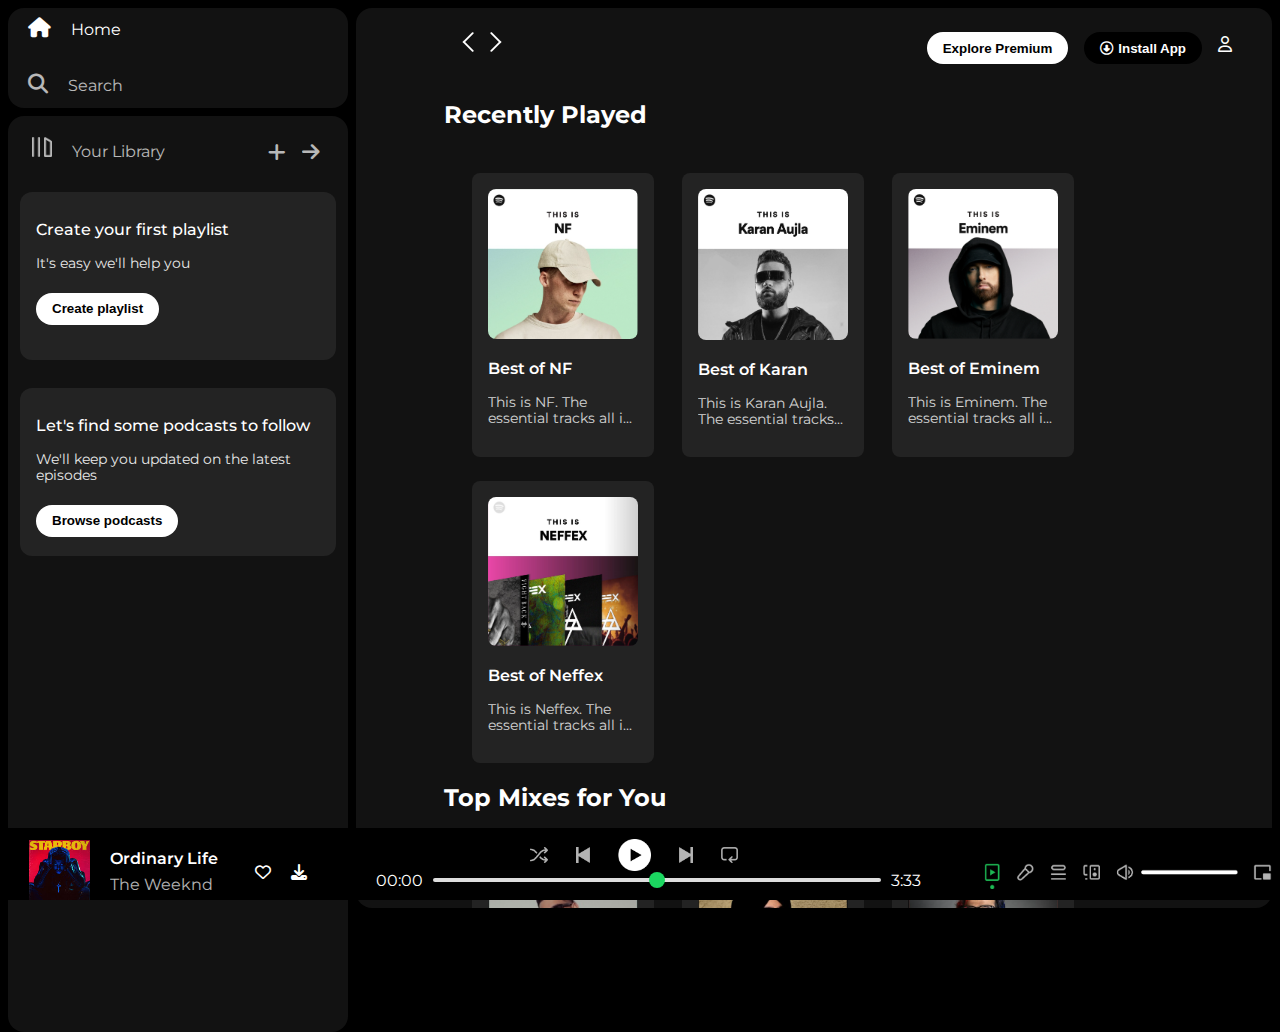
<file: index.html>
<!DOCTYPE html>
<html lang="en">
<head>
    <meta charset="UTF-8">
    <meta name="viewport" content="width=device-width, initial-scale=1.0">
    <title>Spotify - Web Player: Music for everyone</title>
    <link rel="stylesheet" href="https://cdnjs.cloudflare.com/ajax/libs/font-awesome/6.7.2/css/all.min.css" integrity="sha512-Evv84Mr4kqVGRNSgIGL/F/aIDqQb7xQ2vcrdIwxfjThSH8CSR7PBEakCr51Ck+w+/U6swU2Im1vVX0SVk9ABhg==" crossorigin="anonymous" referrerpolicy="no-referrer" />
    <link rel="icon" href="./pictures/logo.png">
    <link rel="preconnect" href="https://fonts.googleapis.com">
    <link rel="preconnect" href="https://fonts.gstatic.com" crossorigin>
    <link href="https://fonts.googleapis.com/css2?family=Montserrat:ital,wght@0,100..900;1,100..900&display=swap" rel="stylesheet">
    <link rel="stylesheet" href="style.css">
</head>
<body>
    <div class="main">
        <div class="sidebar">
            <div class="nav">
                <div class="nav-option one" style="opacity: 1;">
                    <i class="fa-solid fa-house"></i>
                    <a href="#">Home</a>
                </div>
                <div class="nav-option one">
                    <i class="fa-solid fa-magnifying-glass"></i>
                    <a href="#">Search</a>
                </div>
            </div>
            <div class="library">
                <div class="options">
                    <div class="lib-options nav-option">
                            <img src="./pictures/library_icon.png">
                            <a href="#">Your Library</a>
                    </div>
                    <div class="icons">
                        <i class="fa-solid fa-plus"></i>
                        <i class="fa-solid fa-arrow-right"></i>
                    </div>
                </div>
                <div class="lib-box">
                    <div class="box">
                        <p class="box-p1">Create your first playlist</p>
                        <p class="box-p2">It's easy we'll help you</p>
                        <button class="badge">Create playlist</button>
                    </div>
                    <div class="box">
                        <p class="box-p1">Let's find some podcasts to follow</p>
                        <p class="box-p2">We'll keep you updated on the latest episodes</p>
                        <button class="badge">Browse podcasts</button>
                    </div>
                </div>
            </div>
        </div>
        <div class="main-content">
            <div class="sticky-nav">
                <div class="stick-nav-icons">
                    <img src="./pictures/backward_icon.png" alt="">
                    <img src="./pictures/forward_icon.png" alt="">
                </div>
                <div class="sticky-nav-options">
                    <button class="badge nav-item">Explore Premium</button>
                    <button class="badge nav-item dark-badge"><i class="fa-regular fa-circle-down " style="margin-right: 5px;"></i>Install App</button>
                    <i class="fa-regular fa-user nav-item"></i>
                </div>    
            </div>
                <h2>Recently Played</h2>
                <div class="card-container">
                    <div class="card">
                        <img class="card-img" src="./pictures/NF.png" alt="">
                        <p class="card-title">Best of NF</p>
                        <p class="card-info">This is NF. The essential tracks all i... </p>
                        
                    </div>
                    <div class="card">
                        <img class="card-img" src="./pictures/Karan.png" alt="">
                        <p class="card-title">Best of Karan</p>
                        <p class="card-info">This is Karan Aujla. The essential tracks...</p>
                    </div>
                    <div class="card">
                        <img class="card-img" src="./pictures/Eminem.png" alt="">
                        <p class="card-title">Best of Eminem</p>
                        <p class="card-info">This is Eminem. The essential tracks all i...</p>
                    </div>
                    <div class="card">
                        <img class="card-img" src="./pictures/Neffex.png" alt="">
                        <p class="card-title">Best of Neffex</p>
                        <p class="card-info">This is Neffex. The essential tracks all i...</p>
                    </div>
                </div>

                <h2>Top Mixes for You</h2>
                <div class="card-container">
                    <div class="card">
                        <img class="card-img" src="./pictures/Aujla.png" alt="">
                        <p class="card-title">Daily Mix 01</p>
                        <p class="card-info">Karan Aujla, Imran Khan, Amantej...</p>
                    </div>
                    <div class="card">
                        <img class="card-img" src="./pictures/Shubh.png" alt="">
                        <p class="card-title">Daily Mix 02</p>
                        <p class="card-info">Shubh, Sidhu Moose Wala, Shooter Kah...</p>
                    </div>
                    <div class="card">
                        <img class="card-img" src="./pictures/DM-3.png" alt="">
                        <p class="card-title">Daily Mix 03</p>
                        <p class="card-info">Pritam, Mohammed Irfan, Yo Yo Honey...</p>
                    </div>
                    <div class="card">
                        <img class="card-img" src="./pictures/Daily mix.png" alt="">
                        <p class="card-title">Daily Mix 04</p>
                        <p class="card-info">fallen angel, Six Dior, OURGRND and more</p>
                    </div>
                    <div class="card">
                        <img class="card-img" src="./pictures/Moody Mix.png" alt="">
                        <p class="card-title">Moody Mix</p>
                        <p class="card-info">foreveralone, Olivia Rodrigo, Mitski and...</p>
                    </div>
                    <div class="card">
                        <img class="card-img" src="./pictures/Pop Mix.png" alt="">
                        <p class="card-title">Pop Mix</p>
                        <p class="card-info">Mitski, Lana Del Ray and Ashe</p>
                    </div>
                    <div class="card">
                        <img class="card-img" src="./pictures/Olivia.png" alt="">
                        <p class="card-title">Olivia Rodrigo Mix</p>
                        <p class="card-info">Lady Gaga, Olivia Rodrigo and Weekn...</p>
                    </div>
                    <div class="card">
                        <img class="card-img" src="./pictures/Chill mix.png" alt="">
                        <p class="card-title">Chill Mix</p>
                        <p class="card-info">TommyMuzzic, Chris Brown, Weeknd...</p>
                    </div>
                    
                </div>
                <h2>Featured Charts</h2>
                <div class="card-container">
                    <div class="card">
                        <img class="card-img" src="./pictures/card5img.jpeg" alt="">
                        <p class="card-title">Top 50 - Global</p>
                        <p class="card-info">Your weekly update of the most played...</p>
                    </div>
                    <div class="card">
                        <img class="card-img" src="./pictures/card6img.jpeg" alt="">
                        <p class="card-title">Top 50 - Global</p>
                        <p class="card-info">Your weekly update of the most played...</p>
                    </div>
                    <div class="card">
                        <img class="card-img" src="./pictures/card1img.jpeg" alt="">
                        <p class="card-title">Top 50 - Global</p>
                        <p class="card-info">Your daily update of the most played...</p>
                    </div>
                </div>
                <div class="footer">
                    <div class="line"></div>
                </div>
        </div>
        <div class="music-player">
            <div class="album">
                <div class="artist">
                    <img src="./pictures/download.jpeg" alt="">
                </div>
                <div class="song-info">
                    <p class="song-name" style="opacity: 1;">Ordinary Life</p>
                    <p class="atrist-name">The Weeknd</p>
                </div>
                <div class="like-add">
                    <i class="fa-regular fa-heart"></i>
                    <i class="fa-solid fa-download"></i>
                </div>
            </div>
            <div class="player">
                <div class="player-controls">
                    <img src="./pictures/player_icon1.png" class="player-control-icon">
                    <img src="./pictures/player_icon2.png" class="player-control-icon">
                    <img src="./pictures/player_icon3.png" class="player-control-icon" style="opacity: 1; height: 2rem;">
                    <img src="./pictures/player_icon4.png" class="player-control-icon">
                    <img src="./pictures/player_icon5.png" class="player-control-icon">
                </div>
                <div class="playback-bar">
                    <span class="curr-time" >00:00</span>
                    <input class="progress-bar" type="range" min="0" max="100" step="1">
                    <span class="tot-time" >3:33</span>
                </div>
            </div>
            <div class="controls">
                <img src="./pictures/RightOptions.png" alt="">
            </div>
        </div>
    </div>
</body>
</html>
</file>
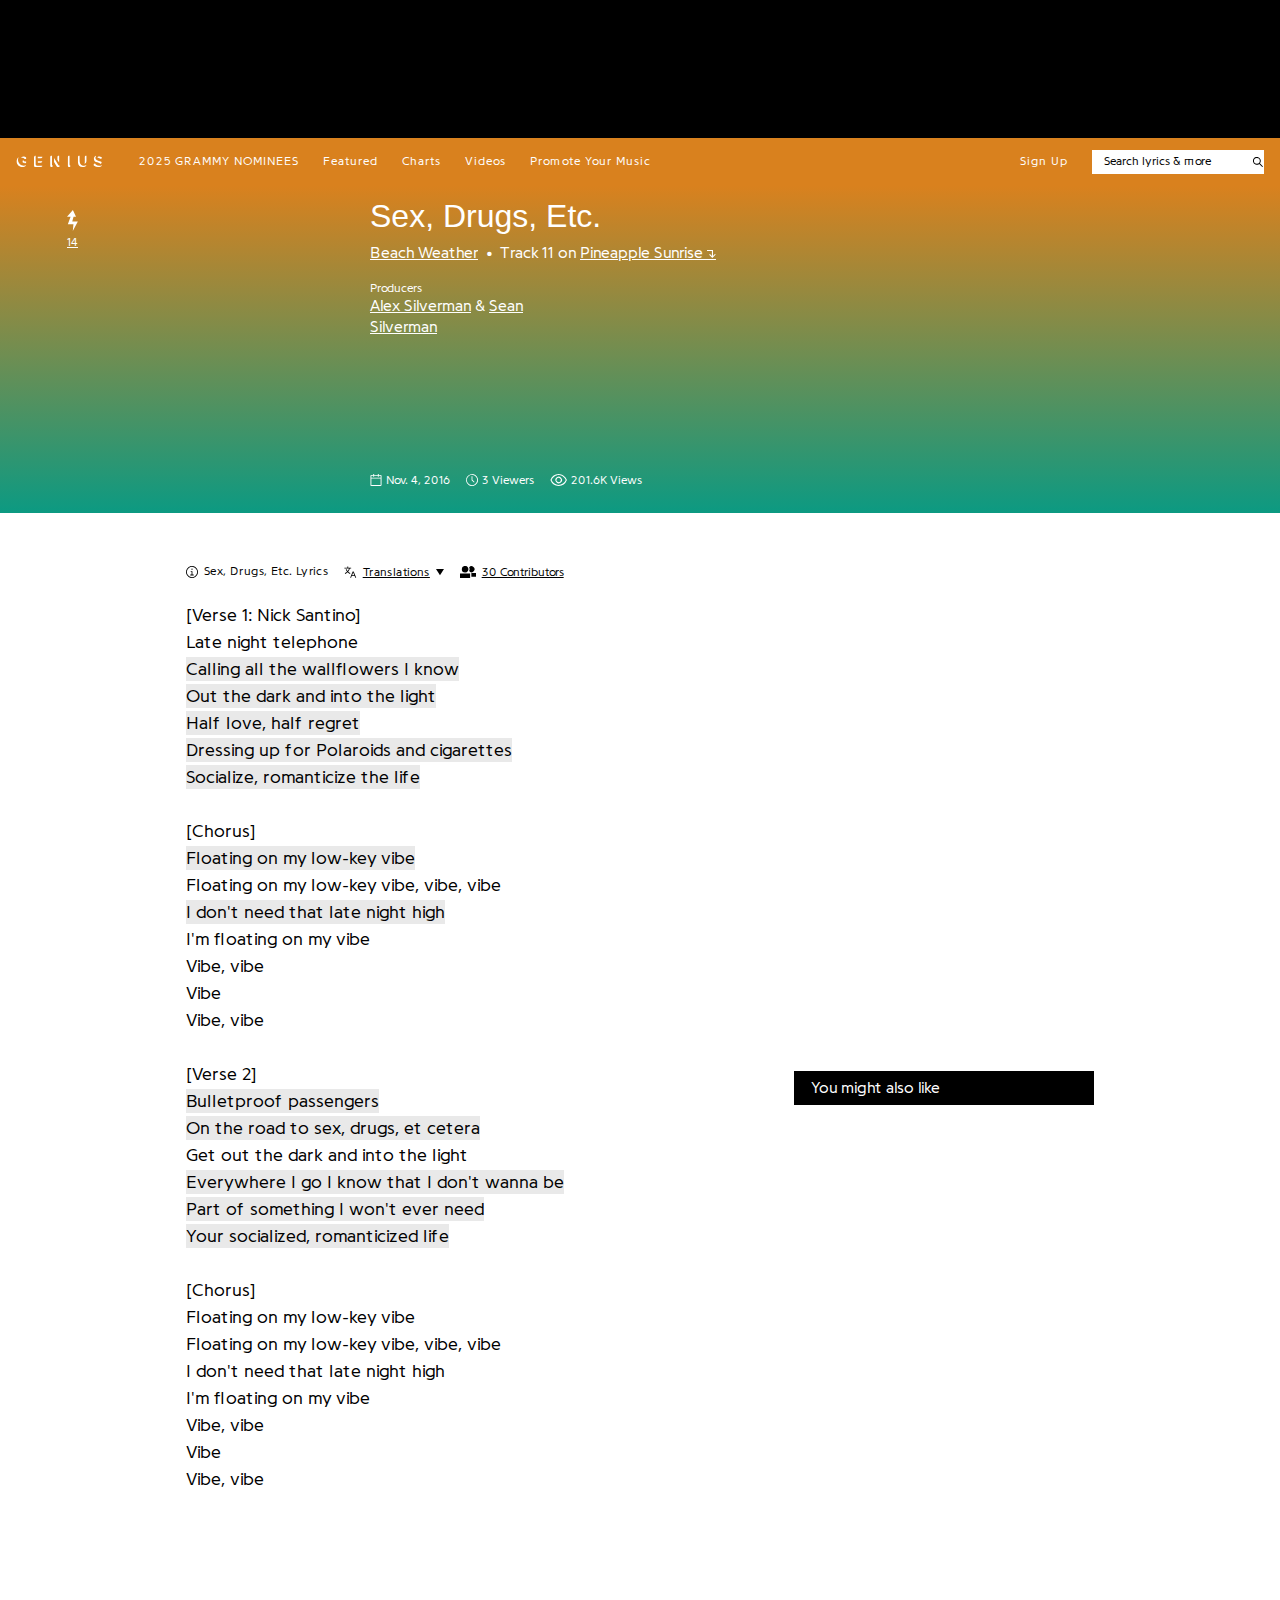
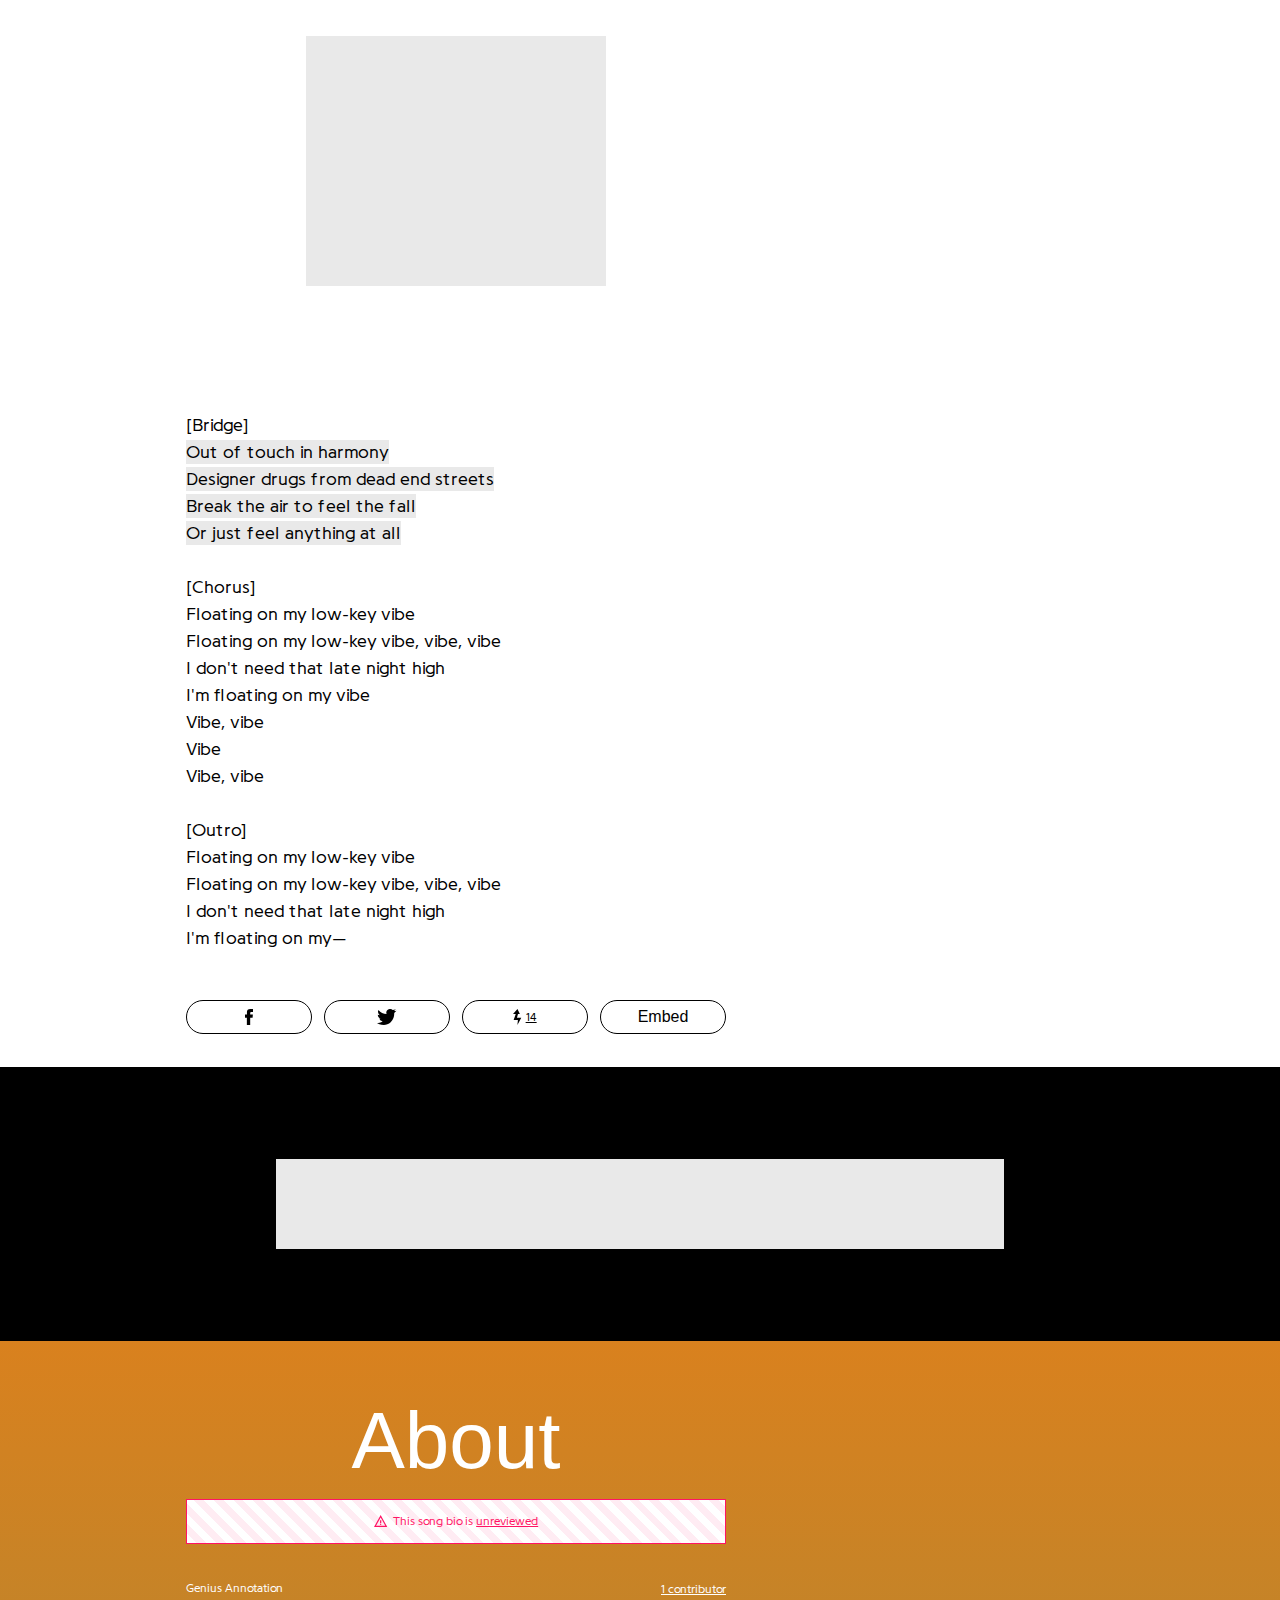
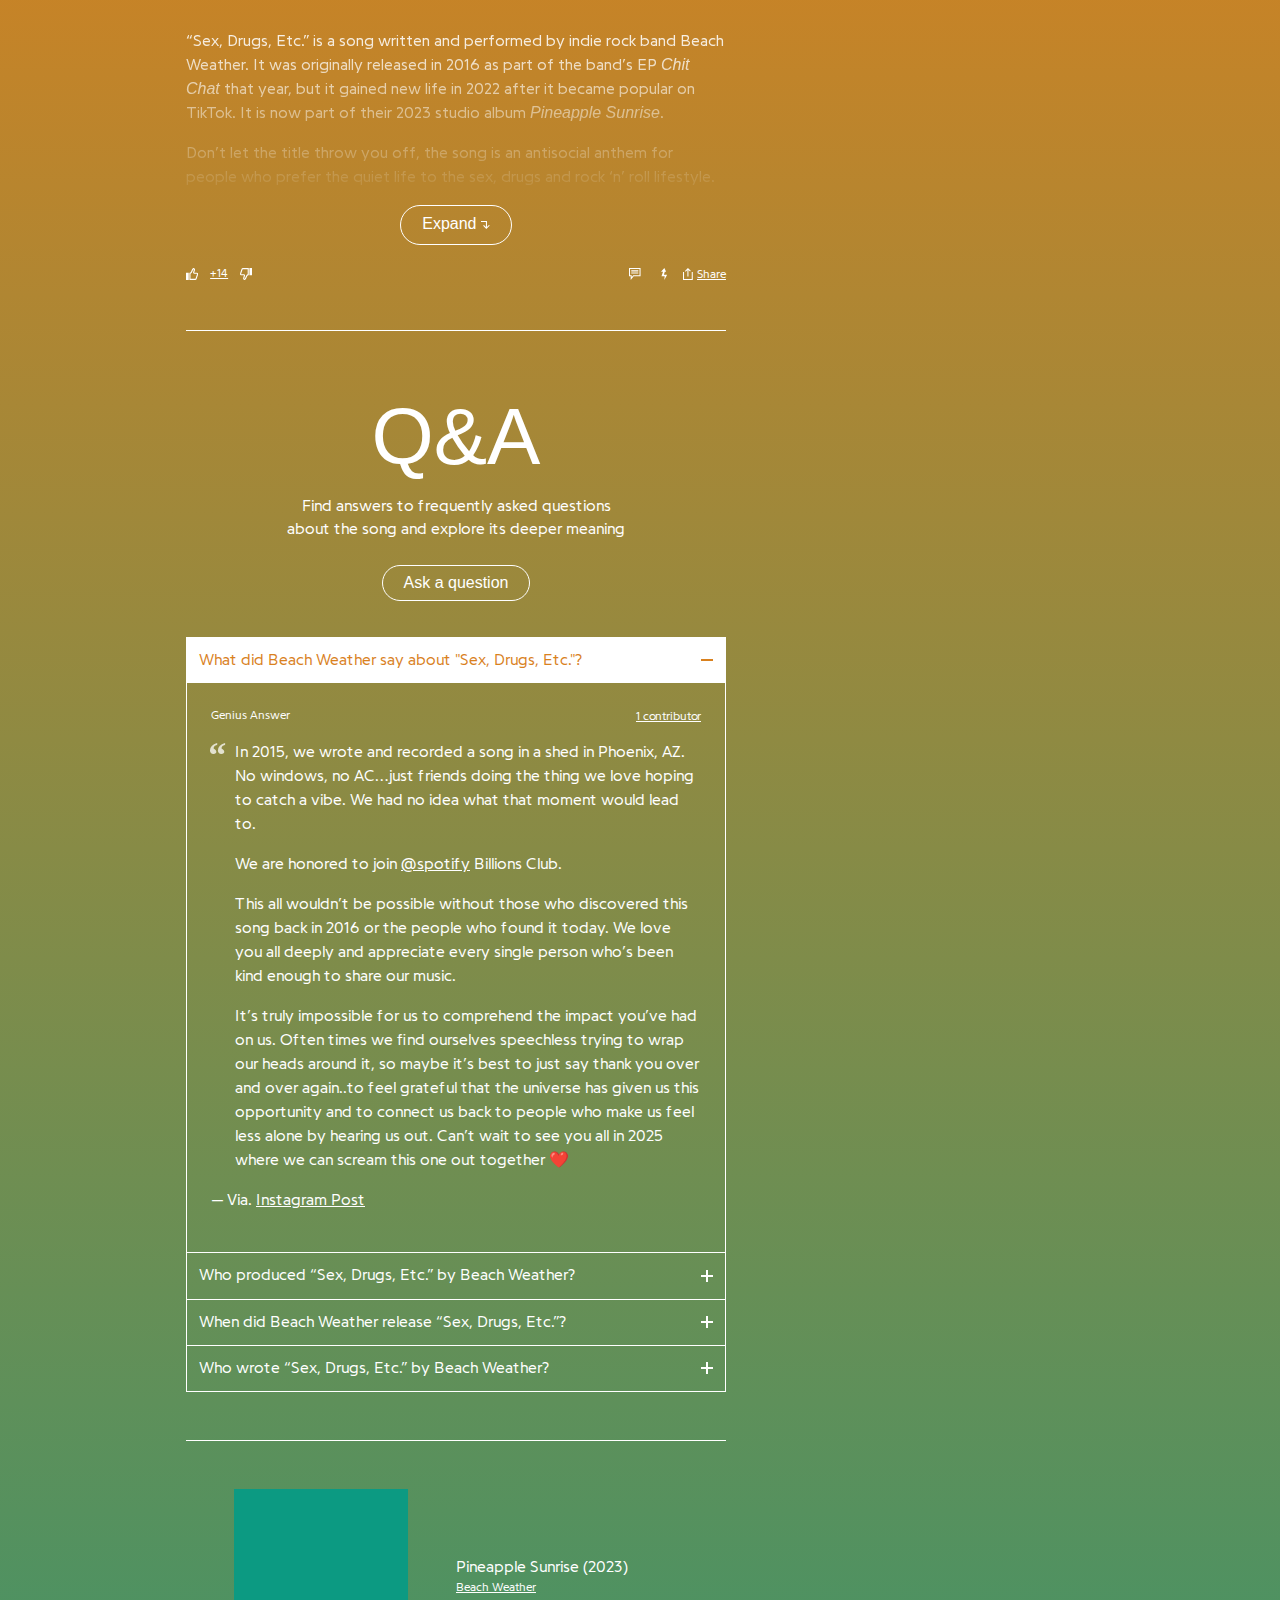
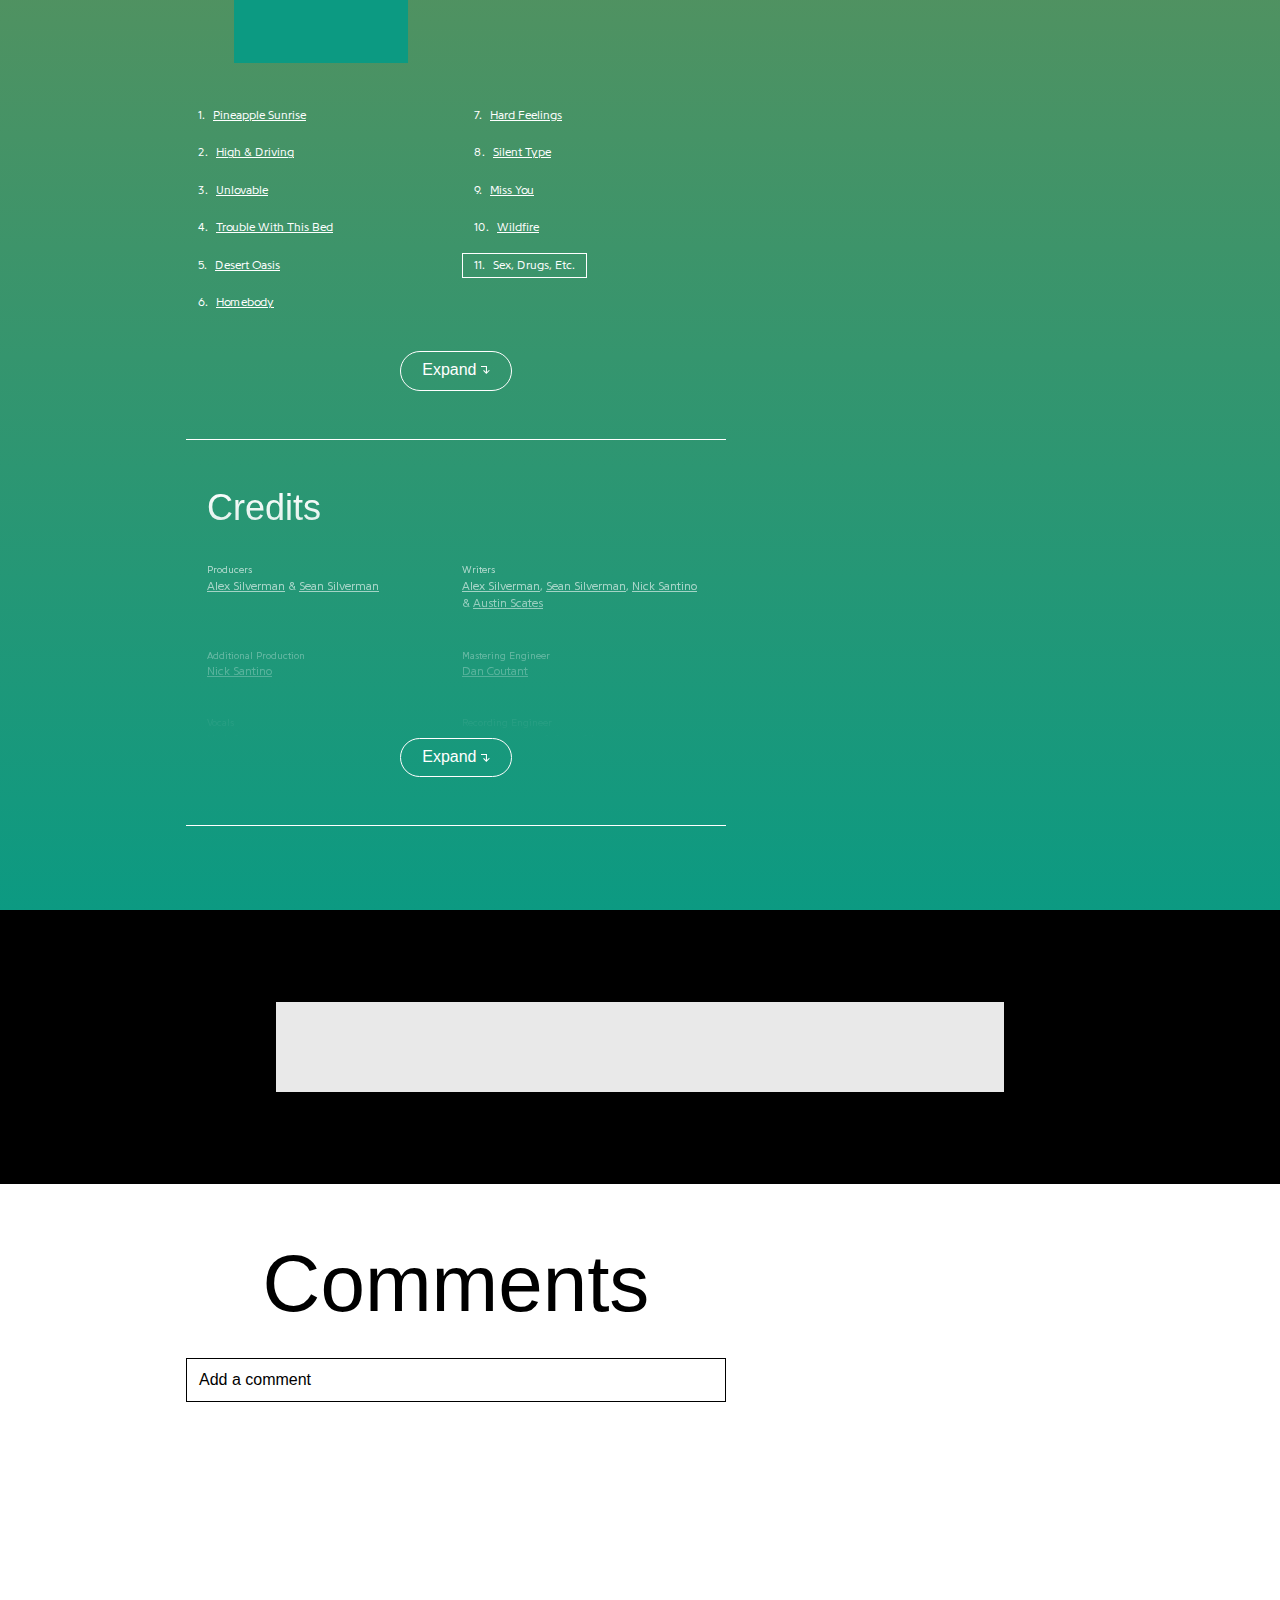
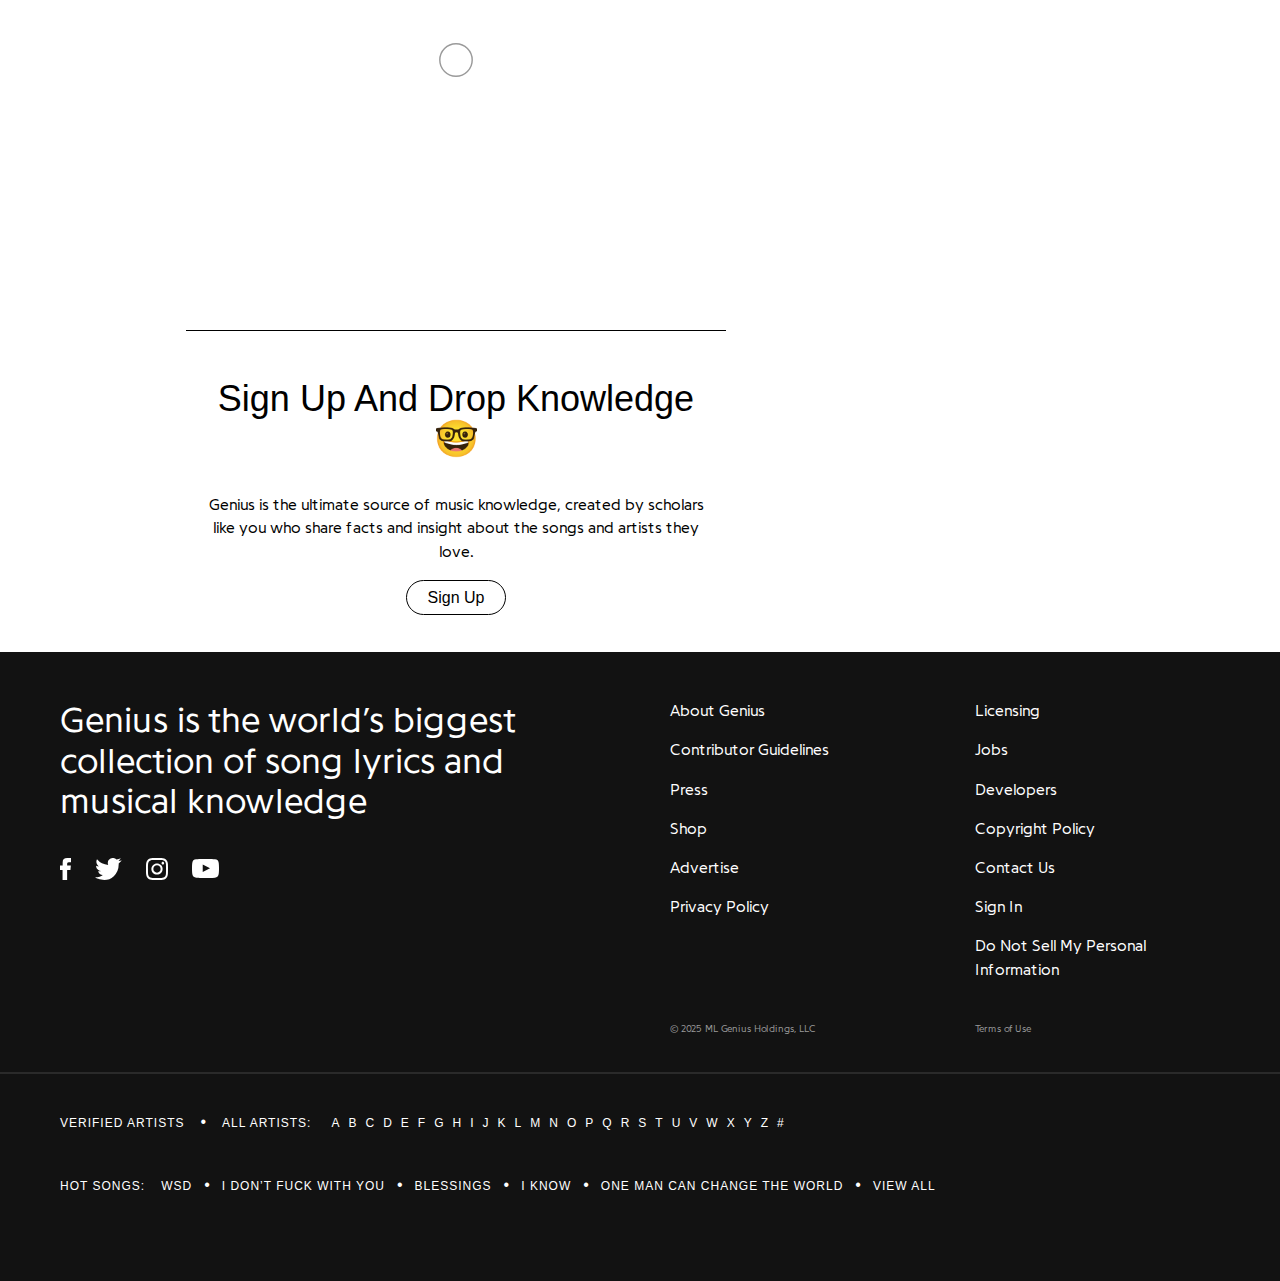
<file: pictures/Beach-weather-sex-drugs-etc-lyrics.htm>
<!doctype html>
<html>
  <head>
    <meta itemprop="cf-country" content="IN">
    <meta itemprop="long-tail-cache" content="XX">
    <meta itemprop="cf-cache-status" content="EXPIRED">
    <meta itemprop="rendered-with-cache" content="false">
    <meta itemprop="cf-latitude" content="30.67400">
    <meta itemprop="cf-longitude" content="76.72490">

    <title>Beach Weather – Sex, Drugs, Etc. Lyrics | Genius Lyrics</title>

<meta http-equiv="Content-Type" content="text/html; charset=utf-8" />
<meta content='width=device-width,initial-scale=1' name='viewport'>

  <meta name="apple-itunes-app" content="app-id=709482991">

<link href="https://assets.genius.com/images/apple-touch-icon.png?1738170310" rel="apple-touch-icon" />


  

  <link href="https://assets.genius.com/images/apple-touch-icon.png?1738170310" rel="apple-touch-icon" />

  

  <!-- Mobile IE allows us to activate ClearType technology for smoothing fonts for easy reading -->
  <meta http-equiv="cleartype" content="on">




<META name="y_key" content="f63347d284f184b0">

<meta property="og:site_name" content="Genius"/>
<meta property="fb:app_id" content="265539304824" />
<meta property="fb:pages" content="308252472676410" />

<link title="Genius" type="application/opensearchdescription+xml" rel="search" href="https://genius.com/opensearch.xml">

    <!--sse-->

  <script>window['Genius.ads'] = window['Genius.ads'] || [];</script>



  
  
  <script>
    (function () {
      const generateUUID = () =>
        "xxxxxxxx-xxxx-4xxx-yxxx-xxxxxxxxxxxx".replace(/[xy]/g, function (c) {
          const r = (Math.random() * 16) | 0;
          const v = c === "x" ? r : (r & 0x3) | 0x8;
          return v.toString(16);
        });
  
      let isLocalStorageAvailable = false;
      const isAvailable = () => {
        if (isLocalStorageAvailable) {
          return true;
        }
  
        try {
          const x = "__storage_test__";
          window.localStorage.setItem(x, x);
          window.localStorage.removeItem(x);
          isLocalStorageAvailable = true;
          return true;
        } catch (e) {
          return false;
        }
      };
  
      const unsafeSetItem = (key, value) => {
        window.localStorage.setItem(key, JSON.stringify(value));
      };
  
      const unsafeGetItem = (key) => {
        return JSON.parse(window.localStorage.getItem(key) || "null");
      };
  
      const setSafeItem = (key, value) => {
        if (isAvailable()) {
          unsafeSetItem(key, value);
        }
      };
  
      const getSafeItem = (key, defaultValue) => {
        return isAvailable() ? unsafeGetItem(key) : defaultValue;
      };
  
      const ANA_UID_KEY = "ana_uid";
      let currentUid = getSafeItem(ANA_UID_KEY, "");
      if (!currentUid) {
        currentUid = generateUUID();
        setSafeItem(ANA_UID_KEY, currentUid);
      }
      window.getAnaUid = () => currentUid;
    })();
  </script>


  
  <link as="script" href="https://securepubads.g.doubleclick.net/tag/js/gpt.js" rel="preload" /><script async="true" src="https://securepubads.g.doubleclick.net/tag/js/gpt.js" type="text/javascript"></script>
  <script>
!function(a9,a,p,s,t,A,g){if(a[a9])return;function q(c,r){a[a9]._Q.push([c,r])}a[a9]={init:function(){q("i",arguments)},fetchBids:function(){q("f",arguments)},setDisplayBids:function(){},targetingKeys:function(){return[]},_Q:[]};A=p.createElement(s);A.async=!0;A.src=t;g=p.getElementsByTagName(s)[0];g.parentNode.insertBefore(A,g)}("apstag",window,document,"script","//c.amazon-adsystem.com/aax2/apstag.js");
</script>

  <link as="script" href="https://d3l739e8r8y9v7.cloudfront.net/script.js" rel="preload" /><script async="true" src="https://d3l739e8r8y9v7.cloudfront.net/script.js" type="text/javascript"></script>

  <script>
    window['Genius.ads'].push(function(ads) {
      var config = JSON.parse('{\"ad_placements\":{\"amp_article_sticky\":{\"sizes\":[[300,50],[320,50]],\"a9\":true,\"kv\":{\"is_atf\":false}},\"amp_article_footer\":{\"sizes\":[[300,250]],\"a9\":true,\"kv\":{\"is_atf\":false},\"prebid_placements\":[{\"bidder\":\"triplelift\",\"params\":{\"inventoryCode\":\"amp_mw_article_footer_prebid\"}}]},\"amp_album_sticky\":{\"sizes\":[[320,50]],\"a9\":true,\"prebid_placements\":[{\"bidder\":\"triplelift\",\"params\":{\"inventoryCode\":\"amp_mw_album_sticky_prebid\"}}]},\"amp_album_footer\":{\"sizes\":[[300,250]],\"a9\":true,\"prebid_placements\":[{\"bidder\":\"triplelift\",\"params\":{\"inventoryCode\":\"amp_mw_album_footer_prebid\"}}]},\"amp_song_annotation\":{\"sizes\":[[300,250]],\"a9\":true,\"kv\":{\"is_atf\":false},\"prebid_placements\":[{\"bidder\":\"appnexus\",\"params\":{\"placementId\":\"11294868\"}},{\"bidder\":\"ix\",\"params\":{\"id\":10,\"siteID\":194719}},{\"bidder\":\"rubicon\",\"params\":{\"accountId\":\"15874\",\"siteId\":\"107816\",\"zoneId\":\"613918\"}},{\"bidder\":\"triplelift\",\"params\":{\"inventoryCode\":\"amp_song_annotation_prebid\"}}]},\"amp_song_below_player\":{\"sizes\":[[300,250]],\"a9\":true,\"kv\":{\"is_atf\":false},\"prebid_placements\":[{\"bidder\":\"triplelift\",\"params\":{\"inventoryCode\":\"amp_song_below_player_prebid\"}}]},\"amp_song_below_song_bio\":{\"sizes\":[[300,250]],\"a9\":true,\"kv\":{\"is_atf\":false},\"prebid_placements\":[{\"bidder\":\"appnexus\",\"params\":{\"placementId\":\"11294916\"}},{\"bidder\":\"ix\",\"params\":{\"id\":8,\"siteID\":194716}},{\"bidder\":\"rubicon\",\"params\":{\"accountId\":\"15874\",\"siteId\":\"107816\",\"zoneId\":\"613910\"}},{\"bidder\":\"triplelift\",\"params\":{\"inventoryCode\":\"amp_song_below_song_bio_prebid\"}}]},\"amp_song_leaderboard\":{\"sizes\":[[320,50]],\"a9\":true,\"kv\":{\"is_atf\":true},\"prebid_placements\":[{\"bidder\":\"appnexus\",\"params\":{\"placementId\":\"13937404\"}},{\"bidder\":\"ix\",\"params\":{\"id\":25,\"siteID\":300787}},{\"bidder\":\"rubicon\",\"params\":{\"accountId\":\"15874\",\"siteId\":\"107816\",\"zoneId\":\"1051268\"}},{\"bidder\":\"triplelift\",\"params\":{\"inventoryCode\":\"amp_song_leaderboard_prebid\"}}]},\"amp_song_medium1\":{\"sizes\":[[300,250],[320,480]],\"a9\":true,\"kv\":{\"is_atf\":false},\"prebid_placements\":[{\"bidder\":\"appnexus\",\"params\":{\"placementId\":\"11294891\"}},{\"bidder\":\"ix\",\"params\":{\"id\":1,\"siteID\":194712}},{\"bidder\":\"rubicon\",\"params\":{\"accountId\":\"15874\",\"siteId\":\"107816\",\"zoneId\":\"613900\"}},{\"bidder\":\"triplelift\",\"params\":{\"inventoryCode\":\"amp_song_medium1_prebid\"}}]},\"amp_song_medium2\":{\"sizes\":[[300,250]],\"a9\":true,\"kv\":{\"is_atf\":false},\"prebid_placements\":[{\"bidder\":\"appnexus\",\"params\":{\"placementId\":\"11294897\"}},{\"bidder\":\"ix\",\"params\":{\"id\":5,\"siteID\":194713}},{\"bidder\":\"rubicon\",\"params\":{\"accountId\":\"15874\",\"siteId\":\"107816\",\"zoneId\":\"613902\"}},{\"bidder\":\"triplelift\",\"params\":{\"inventoryCode\":\"amp_song_medium2_prebid\"}}]},\"amp_song_medium3\":{\"sizes\":[[300,250]],\"a9\":true,\"kv\":{\"is_atf\":false},\"prebid_placements\":[{\"bidder\":\"appnexus\",\"params\":{\"placementId\":\"11294900\"}},{\"bidder\":\"ix\",\"params\":{\"id\":6,\"siteID\":194714}},{\"bidder\":\"rubicon\",\"params\":{\"accountId\":\"15874\",\"siteId\":\"107816\",\"zoneId\":\"613906\"}},{\"bidder\":\"triplelift\",\"params\":{\"inventoryCode\":\"amp_song_medium3_prebid\"}}]},\"amp_song_medium_footer\":{\"sizes\":[[300,250]],\"a9\":true,\"kv\":{\"is_atf\":false},\"prebid_placements\":[{\"bidder\":\"appnexus\",\"params\":{\"placementId\":\"11294876\"}},{\"bidder\":\"ix\",\"params\":{\"id\":7,\"siteID\":194715}},{\"bidder\":\"rubicon\",\"params\":{\"accountId\":\"15874\",\"siteId\":\"107816\",\"zoneId\":\"613908\"}},{\"bidder\":\"triplelift\",\"params\":{\"inventoryCode\":\"amp_song_medium_footer_prebid\"}}]},\"amp_song_q_and_a\":{\"sizes\":[[300,250]],\"a9\":true,\"kv\":{\"is_atf\":false},\"prebid_placements\":[{\"bidder\":\"appnexus\",\"params\":{\"placementId\":\"11294908\"}},{\"bidder\":\"ix\",\"params\":{\"id\":11,\"siteID\":194720}},{\"bidder\":\"rubicon\",\"params\":{\"accountId\":\"15874\",\"siteId\":\"107816\",\"zoneId\":\"613920\"}},{\"bidder\":\"triplelift\",\"params\":{\"inventoryCode\":\"amp_song_q_and_a_prebid\"}}]},\"amp_song_sticky\":{\"sizes\":[[320,50]],\"a9\":true,\"kv\":{\"is_atf\":false},\"prebid_placements\":[{\"bidder\":\"appnexus\",\"params\":{\"placementId\":\"11294881\"}},{\"bidder\":\"ix\",\"params\":{\"id\":3,\"siteID\":194711}},{\"bidder\":\"rubicon\",\"params\":{\"accountId\":\"15874\",\"siteId\":\"107816\",\"zoneId\":\"613898\"}},{\"bidder\":\"triplelift\",\"params\":{\"inventoryCode\":\"amp_song_sticky_prebid\"}}]},\"amp_song_interstitial\":{\"sizes\":[[320,480]],\"kv\":{\"is_atf\":true}},\"amp_song_medium1_interscroller\":{\"sizes\":[[320,480]],\"kv\":{\"is_atf\":false}},\"amp_video_leaderboard\":{\"sizes\":[[320,50]],\"a9\":true,\"prebid_placements\":[{\"bidder\":\"triplelift\",\"params\":{\"inventoryCode\":\"amp_mw_video_leaderboard_prebid\"}}]},\"android_song_inread2\":{\"sizes\":\"MEDIUM_RECTANGLE\"},\"android_song_inread3\":{\"sizes\":\"MEDIUM_RECTANGLE\"},\"android_song_inread\":{\"sizes\":\"MEDIUM_RECTANGLE\"},\"app_song_inread2\":{\"sizes\":\"MEDIUM_RECTANGLE\"},\"app_song_inread3\":{\"sizes\":\"MEDIUM_RECTANGLE\"},\"app_song_inread\":{\"sizes\":\"MEDIUM_RECTANGLE\"},\"genius_ios_app_song_inread\":{\"sizes\":\"MEDIUM_RECTANGLE\"},\"genius_ios_app_song_inread2\":{\"sizes\":\"MEDIUM_RECTANGLE\"},\"genius_ios_app_song_inread3\":{\"sizes\":\"MEDIUM_RECTANGLE\"},\"brightcove_article_web_player\":{\"exclude_assembly\":true,\"sizes\":[[640,360]]},\"brightcove_modal_web_player\":{\"exclude_assembly\":true,\"sizes\":[[640,360]]},\"brightcove_article_list_web_player\":{\"exclude_assembly\":true,\"sizes\":[[640,360]]},\"brightcove_mobile_thumbnail_web_player\":{\"exclude_assembly\":true,\"sizes\":[[640,360]]},\"desktop_album_leaderboard\":{\"master_on_page\":true,\"sizes\":[[970,250],[728,90],[970,90],[970,1]],\"a9\":true,\"placeholder_size\":[728,90],\"kv\":{\"is_atf\":true},\"prebid_placements\":[{\"bidder\":\"triplelift\",\"params\":{\"inventoryCode\":\"desktop_album_leaderboard_prebid\"}}]},\"desktop_album_sidebar\":{\"sizes\":[[300,250]],\"a9\":true,\"placeholder_size\":[300,250],\"kv\":{\"is_atf\":true},\"prebid_placements\":[{\"bidder\":\"triplelift\",\"params\":{\"inventoryCode\":\"desktop_album_sidebar_prebid\"}}]},\"desktop_article_sidebar\":{\"sizes\":[[300,600],[300,250]],\"a9\":true,\"prebid_placements\":[{\"bidder\":\"triplelift\",\"params\":{\"inventoryCode\":\"desktop_article_sidebar_prebid\"}}]},\"desktop_article_leaderboard\":{\"master_on_page\":true,\"sizes\":[[970,250],[728,90],[970,90],[970,1]],\"a9\":true,\"placeholder_size\":[728,90],\"kv\":{\"is_atf\":true}},\"desktop_article_skin\":{\"sizes\":[[1700,800],[1700,1200]],\"kv\":{\"is_atf\":true}},\"desktop_artist_leaderboard\":{\"sizes\":[[970,250],[728,90],[970,90],[970,1]],\"a9\":true,\"placeholder_size\":[728,90],\"prebid_placements\":[{\"bidder\":\"triplelift\",\"params\":{\"inventoryCode\":\"desktop_artist_leaderboard_prebid\"}}]},\"desktop_artist_sidebar\":{\"sizes\":[[300,250]],\"a9\":true,\"placeholder_size\":[300,250],\"prebid_placements\":[{\"bidder\":\"triplelift\",\"params\":{\"inventoryCode\":\"desktop_artist_sidebar_prebid\"}}]},\"desktop_discussion_leaderboard\":{\"sizes\":[[728,90]],\"a9\":true,\"placeholder_size\":[728,90],\"prebid_placements\":[{\"bidder\":\"triplelift\",\"params\":{\"inventoryCode\":\"desktop_discussion_leaderboard_prebid\"}}]},\"desktop_discussion_sidebar\":{\"sizes\":[[300,250]],\"a9\":true,\"placeholder_size\":[300,250]},\"desktop_forum_leaderboard\":{\"sizes\":[[728,90]],\"a9\":true,\"placeholder_size\":[728,90]},\"desktop_forum_medium1\":{\"sizes\":[[300,250]],\"a9\":true,\"prebid_placements\":[{\"bidder\":\"triplelift\",\"params\":{\"inventoryCode\":\"desktop_forum_medium1_prebid\"}}]},\"desktop_home_footer\":{\"sizes\":[[728,90]],\"a9\":true,\"placeholder_size\":[728,90]},\"desktop_home_leaderboard\":{\"master_on_page\":true,\"sizes\":[[970,250],[728,90],[970,1],[4,1]],\"a9\":true,\"kv\":{\"is_atf\":true}},\"desktop_home_promo_unit\":{\"refresh_unsafe\":true,\"sizes\":[[2,1]]},\"mobile_home_promo_unit\":{\"refresh_unsafe\":true,\"sizes\":[[2,1]]},\"desktop_home_skin\":{\"sizes\":[[1700,800],[1700,1200]],\"kv\":{\"is_atf\":true}},\"desktop_search_leaderboard\":{\"sizes\":[[970,250],[728,90]],\"a9\":true,\"placeholder_size\":[728,90],\"prebid_placements\":[{\"bidder\":\"triplelift\",\"params\":{\"inventoryCode\":\"desktop_search_leaderboard_prebid\"}}]},\"desktop_search_sidebar\":{\"sizes\":[[300,250],[300,600]],\"a9\":true,\"prebid_placements\":[{\"bidder\":\"triplelift\",\"params\":{\"inventoryCode\":\"desktop_search_sidebar_prebid\"}}]},\"desktop_song_about_leaderboard\":{\"sizes\":[[970,250],[728,90]],\"placeholder_size\":[728,90],\"has_only_dynamic_placements\":true,\"a9\":true,\"prebid_placements\":[{\"bidder\":\"appnexus\",\"params\":{\"placementId\":\"18783318\"}}]},\"desktop_song_about_sidebar\":{\"sizes\":[[300,250],[300,600]],\"placeholder_size\":[300,250],\"has_only_dynamic_placements\":true,\"a9\":true,\"prebid_placements\":[{\"bidder\":\"appnexus\",\"params\":{\"placementId\":\"18783319\"}}]},\"desktop_song_annotation\":{\"sizes\":[[300,250]],\"a9\":true,\"placeholder_size\":[300,250],\"has_only_dynamic_placements\":true,\"kv\":{\"is_atf\":false},\"prebid_placements\":[{\"bidder\":\"appnexus\",\"params\":{\"placementId\":\"11294796\"}},{\"bidder\":\"ix\",\"params\":{\"siteId\":194718,\"size\":[300,250]}},{\"bidder\":\"rubicon\",\"params\":{\"accountId\":\"15874\",\"siteId\":\"135638\",\"zoneId\":\"639856\"}},{\"bidder\":\"undertone\",\"params\":{\"publisherId\":\"3603\",\"placementId\":\"399321791\"}},{\"bidder\":\"triplelift\",\"params\":{\"inventoryCode\":\"desktop_song_annotation_prebid\"}}]},\"desktop_song_comments\":{\"sizes\":[[300,250],[336,280],[468,60]],\"a9\":true,\"placeholder_size\":[300,250],\"has_only_dynamic_placements\":true,\"kv\":{\"is_atf\":false},\"prebid_placements\":[{\"bidder\":\"appnexus\",\"params\":{\"placementId\":\"11294806\"}},{\"bidder\":\"ix\",\"params\":{\"siteId\":194722,\"size\":[300,250]}},{\"bidder\":\"rubicon\",\"params\":{\"accountId\":\"15874\",\"siteId\":\"135638\",\"zoneId\":\"639858\"}},{\"bidder\":\"undertone\",\"params\":{\"publisherId\":\"3603\",\"placementId\":\"408703511\"}},{\"bidder\":\"triplelift\",\"params\":{\"inventoryCode\":\"desktop_song_comments_prebid\"}}]},\"desktop_song_comments_leaderboard\":{\"sizes\":[[970,250],[728,90]],\"placeholder_size\":[728,90],\"has_only_dynamic_placements\":true,\"a9\":true,\"prebid_placements\":[{\"bidder\":\"appnexus\",\"params\":{\"placementId\":\"18783321\"}}]},\"desktop_song_comments_sidebar\":{\"sizes\":[[300,250],[300,600]],\"placeholder_size\":[300,250],\"has_only_dynamic_placements\":true,\"a9\":true},\"desktop_song_inread\":{\"sizes\":[[1,1],[1,2],[300,250],[336,280],[320,480],[468,60]],\"a9\":true,\"placeholder_size\":[300,250],\"kv\":{\"is_atf\":false},\"prebid_placements\":[{\"bidder\":\"appnexus\",\"params\":{\"placementId\":\"11476342\"}},{\"bidder\":\"ix\",\"params\":{\"siteId\":201300,\"size\":[300,250]}},{\"bidder\":\"rubicon\",\"params\":{\"accountId\":\"15874\",\"siteId\":\"135638\",\"zoneId\":\"660418\"}},{\"bidder\":\"undertone\",\"params\":{\"publisherId\":\"3603\",\"placementId\":\"351297791\"}},{\"bidder\":\"triplelift\",\"params\":{\"inventoryCode\":\"desktop_song_inread_prebid\"}}]},\"desktop_song_inread2\":{\"sizes\":[[300,250],[336,280],[468,60]],\"a9\":true,\"placeholder_size\":[300,250],\"kv\":{\"is_atf\":false},\"prebid_placements\":[{\"bidder\":\"appnexus\",\"params\":{\"placementId\":\"11476344\"}},{\"bidder\":\"ix\",\"params\":{\"siteId\":201301,\"size\":[300,250]}},{\"bidder\":\"rubicon\",\"params\":{\"accountId\":\"15874\",\"siteId\":\"135638\",\"zoneId\":\"660420\"}},{\"bidder\":\"undertone\",\"params\":{\"publisherId\":\"3603\",\"placementId\":\"464408951\"}},{\"bidder\":\"triplelift\",\"params\":{\"inventoryCode\":\"desktop_song_inread2_prebid\"}}]},\"desktop_song_inread3\":{\"sizes\":[[300,250],[336,280],[468,60]],\"a9\":true,\"placeholder_size\":[300,250],\"kv\":{\"is_atf\":false},\"prebid_placements\":[{\"bidder\":\"appnexus\",\"params\":{\"placementId\":\"11476345\"}},{\"bidder\":\"ix\",\"params\":{\"id\":21,\"size\":[300,250]}},{\"bidder\":\"rubicon\",\"params\":{\"accountId\":\"15874\",\"siteId\":\"135638\",\"zoneId\":\"660424\"}},{\"bidder\":\"undertone\",\"params\":{\"publisherId\":\"3603\",\"placementId\":\"464409071\"}},{\"bidder\":\"triplelift\",\"params\":{\"inventoryCode\":\"desktop_song_inread3_prebid\"}}]},\"desktop_song_lyrics_inread\":{\"sizes\":[[1,1],[300,250],[728,90],[970,250],[1300,1]],\"placeholder_size\":[300,250],\"has_only_dynamic_placements\":true,\"a9\":true},\"desktop_song_lyrics_inread2\":{\"sizes\":[[300,250],[728,90],[970,250],[1300,1]],\"placeholder_size\":[300,250],\"has_only_dynamic_placements\":true,\"a9\":true,\"prebid_placements\":[{\"bidder\":\"appnexus\",\"params\":{\"placementId\":\"18783310\"}}]},\"desktop_song_lyrics_inread3\":{\"sizes\":[[300,250],[728,90],[970,250],[1300,1]],\"placeholder_size\":[300,250],\"has_only_dynamic_placements\":true,\"a9\":true,\"prebid_placements\":[{\"bidder\":\"appnexus\",\"params\":{\"placementId\":\"18783314\"}}]},\"desktop_song_leaderboard\":{\"sizes\":[[970,250],[728,90],[970,90],[970,1]],\"a9\":true,\"kv\":{\"is_atf\":true},\"master_on_page\":true,\"prebid_placements\":[{\"bidder\":\"appnexus\",\"params\":{\"placementId\":\"11294811\"}},{\"bidder\":\"ix\",\"params\":{\"siteId\":197229,\"size\":[728,90]}},{\"bidder\":\"rubicon\",\"params\":{\"accountId\":\"15874\",\"siteId\":\"135638\",\"zoneId\":\"639864\"}},{\"bidder\":\"triplelift\",\"params\":{\"inventoryCode\":\"desktop_song_leaderboard_prebid\"}}]},\"desktop_song_combined_leaderboard\":{\"sizes\":[[728,90],[970,250],[4,1]],\"has_only_dynamic_placements\":true,\"a9\":true,\"prebid_placements\":[{\"bidder\":\"appnexus\",\"params\":{\"placementId\":\"18783264\"}}]},\"desktop_song_lyrics_sidebar\":{\"sizes\":[[300,250],[300,600]],\"placeholder_size\":[300,250],\"has_only_dynamic_placements\":true,\"a9\":true,\"prebid_placements\":[{\"bidder\":\"appnexus\",\"params\":{\"placementId\":\"18783298\"}}]},\"desktop_song_lyrics_sidebar2\":{\"sizes\":[[300,250]],\"placeholder_size\":[300,250],\"has_only_dynamic_placements\":true,\"a9\":true,\"prebid_placements\":[{\"bidder\":\"appnexus\",\"params\":{\"placementId\":\"18783301\"}}]},\"desktop_song_lyrics_sidebar3\":{\"sizes\":[[300,250]],\"placeholder_size\":[300,250],\"has_only_dynamic_placements\":true,\"a9\":true,\"prebid_placements\":[{\"bidder\":\"appnexus\",\"params\":{\"placementId\":\"18783306\"}}]},\"desktop_song_lyrics_sidebar4\":{\"sizes\":[[300,250]],\"placeholder_size\":[300,250],\"has_only_dynamic_placements\":true,\"a9\":true,\"prebid_placements\":[{\"bidder\":\"appnexus\",\"params\":{\"placementId\":\"18783307\"}}]},\"desktop_song_lyrics_footer\":{\"sizes\":[[300,250],[300,600],[336,280],[468,60]],\"a9\":true,\"placeholder_size\":[300,250],\"kv\":{\"is_atf\":false},\"prebid_placements\":[{\"bidder\":\"appnexus\",\"params\":{\"placementId\":\"11294823\"}},{\"bidder\":\"ix\",\"params\":{\"siteId\":194710,\"size\":[300,250]}},{\"bidder\":\"rubicon\",\"params\":{\"accountId\":\"15874\",\"siteId\":\"135638\",\"zoneId\":\"639860\"}},{\"bidder\":\"undertone\",\"params\":{\"publisherId\":\"3603\",\"placementId\":\"397849871\"}},{\"bidder\":\"triplelift\",\"params\":{\"inventoryCode\":\"desktop_song_lyrics_footer_prebid\"}}]},\"desktop_song_marquee\":{\"sizes\":[[4,1]],\"refresh_unsafe\":true,\"kv\":{\"is_atf\":true}},\"desktop_song_medium1\":{\"sizes\":[[300,600],[300,250]],\"a9\":true,\"placeholder_size\":[300,250],\"kv\":{\"is_atf\":false},\"prebid_placements\":[{\"bidder\":\"appnexus\",\"params\":{\"placementId\":\"11294830\"}},{\"bidder\":\"ix\",\"params\":{\"siteId\":194709,\"size\":[300,250]}},{\"bidder\":\"rubicon\",\"params\":{\"accountId\":\"15874\",\"siteId\":\"135638\",\"zoneId\":\"639862\"}},{\"bidder\":\"undertone\",\"params\":{\"publisherId\":\"3603\",\"placementId\":\"346199471\"}},{\"bidder\":\"triplelift\",\"params\":{\"inventoryCode\":\"desktop_song_medium1_prebid\"}}]},\"primis_desktop_song_player\":{\"sizes\":[[640,360]],\"assembly_video\":{\"position\":\"below_the_fold\"},\"a9\":{\"media_type\":\"video\"}},\"primis_mobile_song_player\":{\"sizes\":[[640,360]],\"assembly_video\":{\"position\":\"below_the_fold\"},\"a9\":{\"media_type\":\"video\"}},\"desktop_song_q_and_a\":{\"sizes\":[[300,250]],\"a9\":true,\"has_only_dynamic_placements\":true,\"prebid_placements\":[{\"bidder\":\"appnexus\",\"params\":{\"placementId\":\"11474887\"}},{\"bidder\":\"rubicon\",\"params\":{\"accountId\":\"15874\",\"siteId\":\"135638\",\"zoneId\":\"660286\"}},{\"bidder\":\"undertone\",\"params\":{\"publisherId\":\"3603\",\"placementId\":\"464408711\"}},{\"bidder\":\"triplelift\",\"params\":{\"inventoryCode\":\"desktop_song_q_and_a_prebid\"}}]},\"desktop_song_sidebar_top\":{\"sizes\":[[300,250]],\"a9\":true,\"placeholder_size\":[300,250],\"prebid_placements\":[{\"bidder\":\"appnexus\",\"params\":{\"placementId\":\"11621942\"}},{\"bidder\":\"ix\",\"params\":{\"siteId\":221945,\"size\":[300,250]}},{\"bidder\":\"rubicon\",\"params\":{\"accountId\":\"15874\",\"siteId\":\"135638\",\"zoneId\":\"682610\"}},{\"bidder\":\"undertone\",\"params\":{\"publisherId\":\"3603\",\"placementId\":\"21615783137\"}},{\"bidder\":\"triplelift\",\"params\":{\"inventoryCode\":\"desktop_song_sidebar_top_prebid\"}}]},\"desktop_user_leaderboard\":{\"master_on_page\":true,\"sizes\":[[728,90]],\"a9\":true,\"placeholder_size\":[728,90],\"prebid_placements\":[{\"bidder\":\"triplelift\",\"params\":{\"inventoryCode\":\"desktop_user_leaderboard_prebid\"}}]},\"desktop_user_sidebar\":{\"sizes\":[[300,250]],\"a9\":true,\"placeholder_size\":[300,250]},\"desktop_video_sidebar\":{\"sizes\":[[300,250],[300,600]],\"a9\":true,\"placeholder_size\":[300,250],\"prebid_placements\":[{\"bidder\":\"triplelift\",\"params\":{\"inventoryCode\":\"desktop_video_sidebar_prebid\"}}]},\"desktop_sitewide_interstitial\":{\"out_of_page\":true,\"out_of_page_format\":\"INTERSTITIAL\",\"has_only_dynamic_placements\":true,\"sizes\":[[320,480],[300,250],[336,280]],\"a9\":false,\"kv\":{\"is_atf\":true}},\"mobile_artist_leaderboard\":{\"master_on_page\":true,\"sizes\":[[320,50]],\"a9\":true,\"placeholder_size\":[320,50],\"prebid_placements\":[{\"bidder\":\"triplelift\",\"params\":{\"inventoryCode\":\"mobile_artist_leaderboard_prebid\"}}]},\"mobile_artist_footer\":{\"sizes\":[[300,250]],\"a9\":true,\"placeholder_size\":[300,250],\"prebid_placements\":[{\"bidder\":\"triplelift\",\"params\":{\"inventoryCode\":\"mobile_artist_footer_prebid\"}}]},\"mobile_discussion_leaderboard\":{\"sizes\":[[320,50]],\"a9\":true,\"placeholder_size\":[320,50],\"prebid_placements\":[{\"bidder\":\"triplelift\",\"params\":{\"inventoryCode\":\"mobile_discussion_leaderboard_prebid\"}}]},\"mobile_home_adhesion\":{\"master_on_page\":true,\"sizes\":[[320,50],[320,100]],\"a9\":true,\"kv\":{\"is_atf\":true}},\"mobile_home_footer\":{\"sizes\":[[300,250]],\"a9\":true,\"kv\":{\"is_atf\":false}},\"mobile_forum_leaderboard\":{\"sizes\":[[320,50]],\"a9\":true,\"placeholder_size\":[320,50]},\"mobile_search_leaderboard\":{\"sizes\":[[320,50]],\"a9\":true,\"placeholder_size\":[320,50],\"prebid_placements\":[{\"bidder\":\"triplelift\",\"params\":{\"inventoryCode\":\"mobile_search_leaderboard_prebid\"}}]},\"mobile_search_footer\":{\"sizes\":[[300,250]],\"a9\":true,\"placeholder_size\":[300,250],\"prebid_placements\":[{\"bidder\":\"triplelift\",\"params\":{\"inventoryCode\":\"mobile_search_footer_prebid\"}}]},\"mobile_song_about\":{\"sizes\":[[300,250],[300,50],[320,50],[320,100]],\"placeholder_size\":[[300,250]],\"has_only_dynamic_placements\":true,\"a9\":true,\"prebid_placements\":[{\"bidder\":\"appnexus\",\"params\":{\"placementId\":\"21969024\"}}]},\"mobile_song_lyrics_footer\":{\"sizes\":[[300,250],[300,50],[320,50],[320,100]],\"placeholder_size\":[[300,250]],\"has_only_dynamic_placements\":true,\"a9\":true,\"prebid_placements\":[{\"bidder\":\"appnexus\",\"params\":{\"placementId\":\"21969013\"}}]},\"mobile_song_annotation\":{\"sizes\":[[300,250]],\"a9\":true,\"placeholder_size\":[300,250],\"kv\":{\"is_atf\":false},\"prebid_placements\":[{\"bidder\":\"appnexus\",\"params\":{\"placementId\":\"11294868\"}},{\"bidder\":\"ix\",\"params\":{\"siteId\":194719,\"size\":[300,250]}},{\"bidder\":\"rubicon\",\"params\":{\"accountId\":\"15874\",\"siteId\":\"107816\",\"zoneId\":\"613918\"}},{\"bidder\":\"undertone\",\"params\":{\"publisherId\":\"3603\",\"placementId\":\"399321431\"}},{\"bidder\":\"triplelift\",\"params\":{\"inventoryCode\":\"mobile_song_annotation_prebid\"}}]},\"mobile_sitewide_interstitial\":{\"out_of_page\":true,\"out_of_page_format\":\"INTERSTITIAL\",\"has_only_dynamic_placements\":true,\"sizes\":[[320,480],[300,250],[336,280]],\"kv\":{\"is_atf\":true}},\"mobile_song_comments\":{\"sizes\":[[300,250],[300,50],[320,50],[320,100]],\"a9\":true,\"placeholder_size\":[300,250],\"kv\":{\"is_atf\":false},\"prebid_placements\":[{\"bidder\":\"appnexus\",\"params\":{\"placementId\":\"11294870\"}},{\"bidder\":\"ix\",\"params\":{\"siteId\":194721,\"size\":[300,250]}},{\"bidder\":\"rubicon\",\"params\":{\"accountId\":\"15874\",\"siteId\":\"107816\",\"zoneId\":\"613922\"}},{\"bidder\":\"undertone\",\"params\":{\"publisherId\":\"3603\",\"placementId\":\"408703391\"}},{\"bidder\":\"triplelift\",\"params\":{\"inventoryCode\":\"mobile_song_comments_prebid\"}}]},\"mobile_song_comments_leaderboard\":{\"sizes\":[[300,250],[300,50],[320,50],[320,100]],\"placeholder_size\":[300,250],\"has_only_dynamic_placements\":true,\"a9\":true,\"prebid_placements\":[{\"bidder\":\"appnexus\",\"params\":{\"placementId\":\"2196986\"}}]},\"mobile_song_comments_footer\":{\"sizes\":[[300,250],[300,50],[320,50],[320,100]],\"placeholder_size\":[300,250],\"has_only_dynamic_placements\":true,\"a9\":true,\"prebid_placements\":[{\"bidder\":\"appnexus\",\"params\":{\"placementId\":\"21969092\"}}]},\"mobile_song_credits\":{\"sizes\":[[300,250],[300,50],[320,50],[320,100]],\"placeholder_size\":[300,250],\"has_only_dynamic_placements\":true,\"a9\":true,\"prebid_placements\":[{\"bidder\":\"appnexus\",\"params\":{\"placementId\":\"21969063\"}}]},\"mobile_song_footer\":{\"sizes\":[[300,250],[300,50],[320,50],[320,100]],\"a9\":true,\"placeholder_size\":[300,250],\"kv\":{\"is_atf\":false},\"prebid_placements\":[{\"bidder\":\"appnexus\",\"params\":{\"placementId\":\"11294876\"}},{\"bidder\":\"ix\",\"params\":{\"siteId\":194715,\"size\":[300,250]}},{\"bidder\":\"rubicon\",\"params\":{\"accountId\":\"15874\",\"siteId\":\"107816\",\"zoneId\":\"613908\"}},{\"bidder\":\"undertone\",\"params\":{\"publisherId\":\"3603\",\"placementId\":\"395129471\"}},{\"bidder\":\"triplelift\",\"params\":{\"inventoryCode\":\"mobile_song_footer_prebid\"}}]},\"mobile_song_lyrics_header\":{\"sizes\":[[320,50]],\"placeholder_size\":[320,50],\"a9\":true,\"kv\":{\"is_atf\":true},\"master_on_page\":true,\"prebid_placements\":[{\"bidder\":\"appnexus\",\"params\":{\"placementId\":\"13937403\"}},{\"bidder\":\"ix\",\"params\":{\"id\":26,\"siteID\":300788}},{\"bidder\":\"rubicon\",\"params\":{\"accountId\":\"15874\",\"siteId\":\"107816\",\"zoneId\":\"1051274\"}},{\"bidder\":\"triplelift\",\"params\":{\"inventoryCode\":\"mobile_song_lyrics_header_prebid\"}}]},\"mobile_song_lyrics_header_adhesion\":{\"sizes\":[[300,50],[320,50],[320,100]],\"a9\":true,\"kv\":{\"is_atf\":true},\"prebid_placements\":[{\"bidder\":\"appnexus\",\"params\":{\"placementId\":\"11294881\"}},{\"bidder\":\"ix\",\"params\":{\"siteId\":194711,\"size\":[300,50]}},{\"bidder\":\"rubicon\",\"params\":{\"accountId\":\"15874\",\"siteId\":\"107816\",\"zoneId\":\"613898\"}}]},\"mobile_song_lyrics_inread\":{\"sizes\":[[1,1],[320,480],[1300,1]],\"placeholder_size\":[300,250],\"has_only_dynamic_placements\":true,\"a9\":true},\"mobile_song_lyrics_inread2\":{\"sizes\":[[1,1],[300,250],[320,480],[1300,1]],\"placeholder_size\":[300,250],\"has_only_dynamic_placements\":true,\"a9\":true,\"prebid_placements\":[{\"bidder\":\"appnexus\",\"params\":{\"placementId\":\"21969011\"}}]},\"mobile_song_lyrics_inread3\":{\"sizes\":[[1,1],[300,250],[320,480],[1300,1]],\"placeholder_size\":[300,250],\"has_only_dynamic_placements\":true,\"a9\":true,\"prebid_placements\":[{\"bidder\":\"appnexus\",\"params\":{\"placementId\":\"21969012\"}}]},\"mobile_song_medium1\":{\"sizes\":[[1,1],[1,2],[300,250],[320,480]],\"a9\":true,\"kv\":{\"is_atf\":false},\"prebid_placements\":[{\"bidder\":\"appnexus\",\"params\":{\"placementId\":\"11294891\"}},{\"bidder\":\"ix\",\"params\":{\"siteId\":194712,\"size\":[300,250]}},{\"bidder\":\"rubicon\",\"params\":{\"accountId\":\"15874\",\"siteId\":\"107816\",\"zoneId\":\"613900\"}},{\"bidder\":\"undertone\",\"params\":{\"publisherId\":\"3603\",\"placementId\":\"346200911\"}},{\"bidder\":\"triplelift\",\"params\":{\"inventoryCode\":\"mobile_song_medium1_prebid\"}}]},\"mobile_song_medium2\":{\"sizes\":[[300,250]],\"a9\":true,\"kv\":{\"is_atf\":false},\"prebid_placements\":[{\"bidder\":\"appnexus\",\"params\":{\"placementId\":\"11294897\"}},{\"bidder\":\"ix\",\"params\":{\"siteId\":194713,\"size\":[300,250]}},{\"bidder\":\"rubicon\",\"params\":{\"accountId\":\"15874\",\"siteId\":\"107816\",\"zoneId\":\"613902\"}},{\"bidder\":\"undertone\",\"params\":{\"publisherId\":\"3603\",\"placementId\":\"346201631\"}},{\"bidder\":\"triplelift\",\"params\":{\"inventoryCode\":\"mobile_song_medium2_prebid\"}}]},\"mobile_song_medium3\":{\"sizes\":[[300,250]],\"a9\":true,\"kv\":{\"is_atf\":false},\"prebid_placements\":[{\"bidder\":\"appnexus\",\"params\":{\"placementId\":\"11294900\"}},{\"bidder\":\"ix\",\"params\":{\"siteId\":194714,\"size\":[300,250]}},{\"bidder\":\"rubicon\",\"params\":{\"accountId\":\"15874\",\"siteId\":\"107816\",\"zoneId\":\"613906\"}},{\"bidder\":\"undertone\",\"params\":{\"publisherId\":\"3603\",\"placementId\":\"408703151\"}},{\"bidder\":\"triplelift\",\"params\":{\"inventoryCode\":\"mobile_song_medium3_prebid\"}}]},\"mobile_song_q_and_a\":{\"sizes\":[[300,250],[300,50],[320,50],[320,100]],\"a9\":true,\"kv\":{\"is_atf\":false},\"prebid_placements\":[{\"bidder\":\"appnexus\",\"params\":{\"placementId\":\"11294908\"}},{\"bidder\":\"ix\",\"params\":{\"siteId\":194720,\"size\":[300,250]}},{\"bidder\":\"rubicon\",\"params\":{\"accountId\":\"15874\",\"siteId\":\"107816\",\"zoneId\":\"613920\"}},{\"bidder\":\"undertone\",\"params\":{\"publisherId\":\"3603\",\"placementId\":\"408703271\"}},{\"bidder\":\"triplelift\",\"params\":{\"inventoryCode\":\"mobile_song_q_and_a_prebid\"}}]},\"mobile_song_song_bio\":{\"sizes\":[[300,250],[300,50],[320,50],[320,100]],\"a9\":true,\"kv\":{\"is_atf\":false},\"prebid_placements\":[{\"bidder\":\"appnexus\",\"params\":{\"placementId\":\"11294916\"}},{\"bidder\":\"ix\",\"params\":{\"siteId\":194716,\"size\":[300,250]}},{\"bidder\":\"rubicon\",\"params\":{\"accountId\":\"15874\",\"siteId\":\"107816\",\"zoneId\":\"613910\"}},{\"bidder\":\"undertone\",\"params\":{\"publisherId\":\"3603\",\"placementId\":\"408703991\"}},{\"bidder\":\"triplelift\",\"params\":{\"inventoryCode\":\"mobile_song_song_bio_prebid\"}}]},\"mobile_song_tracklist\":{\"sizes\":[[300,250],[300,50],[320,50],[320,100]],\"placeholder_size\":[300,250],\"has_only_dynamic_placements\":true,\"a9\":true,\"prebid_placements\":[{\"bidder\":\"appnexus\",\"params\":{\"placementId\":\"21969042\"}}]},\"mobile_song_sticky\":{\"sizes\":[[320,50],[300,50]],\"placeholder_size\":[320,50],\"has_only_dynamic_placements\":true,\"a9\":true,\"prebid_placements\":[{\"bidder\":\"appnexus\",\"params\":{\"placementId\":\"23160297\"}}]},\"mobile_user_leaderboard\":{\"master_on_page\":true,\"sizes\":[[320,50]],\"a9\":true,\"prebid_placements\":[{\"bidder\":\"triplelift\",\"params\":{\"inventoryCode\":\"mobile_user_leaderboard_prebid\"}}]},\"mobile_user_footer\":{\"sizes\":[[300,250]],\"a9\":true},\"desktop_sitewide_primis_video\":{\"sizes\":[[640,360]],\"assembly_video\":{\"position\":\"above_the_fold\"},\"a9\":{\"media_type\":\"video\"}},\"mobile_sitewide_primis_video\":{\"sizes\":[[640,360]],\"assembly_video\":{\"position\":\"above_the_fold\"},\"a9\":{\"media_type\":\"video\"}},\"web_annotator_annotation\":{\"sizes\":[[300,250]],\"a9\":true,\"kv\":{\"is_atf\":false}},\"desktop_home_charts_song\":{\"sizes\":[[1,77]],\"refresh_unsafe\":true,\"exclude_assembly\":true},\"mobile_home_charts_song\":{\"sizes\":[[1,78]],\"refresh_unsafe\":true,\"exclude_assembly\":true},\"desktop_song_recommended_song\":{\"sizes\":[[1,114]],\"refresh_unsafe\":true,\"exclude_assembly\":true},\"mobile_song_recommended_song\":{\"sizes\":[[1,110]],\"refresh_unsafe\":true,\"exclude_assembly\":true},\"desktop_home_sponsored_charts\":{\"sizes\":[[1,58]],\"refresh_unsafe\":true,\"exclude_assembly\":true},\"mobile_home_sponsored_charts\":{\"sizes\":[[1,36]],\"refresh_unsafe\":true,\"exclude_assembly\":true},\"desktop_song_sponsored_minicharts\":{\"sizes\":[[1,56]],\"refresh_unsafe\":true,\"exclude_assembly\":true},\"mobile_song_sponsored_minicharts\":{\"sizes\":[[1,50]],\"refresh_unsafe\":true,\"exclude_assembly\":true},\"tonefuse_android_mobile_web_320x50_sticky_banner\":{\"sizes\":[[320,50]],\"exclude_assembly\":true},\"genius_desktop_song_annotation_leaderboard\":{\"sizes\":[[320,50]]},\"genius_mobile_song_annotation_leaderboard\":{\"sizes\":[[320,50],[300,50]],\"breakpoints\":[{\"maxScreenWidth\":390,\"maxAdWidth\":300}]}},\"dfp_network_id\":\"342026871\",\"a9_pub_id\":\"3459\",\"prebid\":{\"priceGranularity\":{\"buckets\":[{\"max\":1.0,\"increment\":0.01},{\"max\":5.0,\"increment\":0.02},{\"max\":20.0,\"increment\":0.1}]},\"bidderSettings\":{\"districtmDMX\":{\"bidCpmAdjustment\":0.9}},\"sizes\":[[970,250],[970,90],[728,90],[468,60],[336,280],[300,50],[300,250],[300,600],[320,100],[320,50],[1,2]],\"experimental_bidders\":[]},\"platform\":\"desktop\",\"prebid_timeout_ms\":1000,\"prebid_terminal_timeout_ms\":1500,\"header_bidding_enabled\":true,\"prebid_server_enabled\":false,\"prebid_server_timeout\":400,\"prebid_server\":{\"appnexus\":{\"account_id\":\"c438d9e0-0182-4737-8ad7-68bcaf49d76e\",\"endpoint\":\"https://prebid.adnxs.com/pbs/v1/openrtb2/auction\",\"sync_endpoint\":\"https://prebid.adnxs.com/pbs/v1/cookie_sync\"},\"rubicon\":{\"account_id\":\"15874\",\"endpoint\":\"https://prebid-server.rubiconproject.com/openrtb2/auction\",\"sync_endpoint\":\"https://prebid-server.rubiconproject.com/cookie_sync\"}},\"ias_enabled\":false,\"ias_pubid\":\"927569\",\"cmp_enabled\":false,\"consent_timeout\":10000,\"ana_api_key\":\"056363cfdcfcf7de5cea11820138b4d2daf3ca\",\"ana_host_rewrite_map\":{\"genius.com\":\"genius.com\"},\"ana_base_url\":\"https://ads.assemblyexchange.com\",\"masquarade_as_ana_sdk_version\":\"web_2.1.3\",\"disabled_ad_units\":[\"desktop_home_charts_song\",\"mobile_home_charts_song\",\"desktop_song_recommended_song\",\"mobile_song_recommended_song\",\"desktop_home_skin\"]}');
      var targeting_list = JSON.parse('[{\"name\":\"song_id\",\"values\":[\"2913841\"]},{\"name\":\"song_title\",\"values\":[\"Sex Drugs Etc.\"]},{\"name\":\"artist_id\",\"values\":[\"650356\"]},{\"name\":\"artist_name\",\"values\":[\"Beach Weather\"]},{\"name\":\"is_explicit\",\"values\":[\"true\"]},{\"name\":\"pageviews\",\"values\":[\"201572\"]},{\"name\":\"primary_tag_id\",\"values\":[\"16\"]},{\"name\":\"primary_tag\",\"values\":[\"pop\"]},{\"name\":\"tag_id\",\"values\":[\"2758\",\"1312\",\"567\",\"1506\",\"16\",\"477\",\"2963\",\"1448\"]},{\"name\":\"song_tier\",\"values\":[\"D\"]},{\"name\":\"topic\",\"values\":[]},{\"name\":\"in_top_10\",\"values\":[\"false\"]},{\"name\":\"artist_in_top_10\",\"values\":[\"false\"]},{\"name\":\"album_in_top_10\",\"values\":[\"false\"]},{\"name\":\"new_release\",\"values\":[\"false\"]},{\"name\":\"release_month\",\"values\":[\"201611\"]},{\"name\":\"release_year\",\"values\":[\"2016\"]},{\"name\":\"release_decade\",\"values\":[\"2010\"]},{\"name\":\"stubhub_is_active\",\"values\":[\"false\"]},{\"name\":\"in_top_10_rap\",\"values\":[\"false\"]},{\"name\":\"in_top_10_rock\",\"values\":[\"false\"]},{\"name\":\"in_top_10_country\",\"values\":[\"false\"]},{\"name\":\"in_top_10_r_and_b\",\"values\":[\"false\"]},{\"name\":\"in_top_10_pop\",\"values\":[\"false\"]},{\"name\":\"environment\",\"values\":[\"production\"]},{\"name\":\"platform\",\"values\":[\"web\"]},{\"name\":\"platform_variant\",\"values\":[\"desktop_react\"]},{\"name\":\"interstitial_variant\",\"values\":[\"control\"]},{\"name\":\"ad_page_type\",\"values\":[\"song\"]}]');
      var initial_units = JSON.parse('[\"desktop_song_combined_leaderboard\",\"desktop_song_lyrics_sidebar\"]');
      var targeting = {};
      targeting_list.forEach(function(pair) {
        targeting[pair.name] = pair.values;
      });
      var initial_last_reset_at = 1 || Date.now();

      ads.initialize({config: config, targeting: targeting, initial_units: initial_units, initial_last_reset_at: initial_last_reset_at});
      
        initial_units.forEach(unit => ads.render(unit, unit));
      

      
    });

    
      window.addEventListener('load', () => {
        setTimeout(function() {
          window['Genius.ads'].push(function(ads) { ads.trigger_user_syncs(); });
        }, 1000);
      });
    
  </script>

  <script async src="https://cdn.adsafeprotected.com/iasPET.1.js"></script>

  <script>
  function initialize_wunderkind(d) {
    window.addEventListener('load', function() {
      var e = d.createElement('script');
      e.src = d.location.protocol + '//tag.wknd.ai/5453/i.js';
      e.async = true;
      d.getElementsByTagName("head")[0].appendChild(e);
    });
  }

  function determine_wunderkind_eligibility() {
    if (window.location.search.includes('enable_wunderkind')) {
      initialize_wunderkind(document);
      return;
    }

    let wunderkind_segment = 0;
    try { wunderkind_segment = localStorage.getItem('genius_wunderkind_segment'); } catch (e) {}

    if (typeof(wunderkind_segment) === 'string') {
      wunderkind_segment = Number(wunderkind_segment);
    } else {
      wunderkind_segment = Math.random();
      try { localStorage.setItem('genius_wunderkind_segment', wunderkind_segment); } catch (e) {}
    }

    if ((wunderkind_segment * 100) < 100.0) {
      window['com.Genius.wunderkind_cohort'] = 'wunderkind';
      initialize_wunderkind(document);
    } else {
      window['com.Genius.wunderkind_cohort'] = 'control';
    }
  }

  determine_wunderkind_eligibility();
</script>


<!--/sse-->

    
      <link as="script" href="https://assets.genius.com/javascripts/compiled/reactSongClient.desktop-2a9d7ae628433169ebca.js" rel="preload" /><script defer="true" src="https://assets.genius.com/javascripts/compiled/reactSongClient.desktop-2a9d7ae628433169ebca.js" type="text/javascript"></script>
    
      <link as="script" href="https://assets.genius.com/javascripts/compiled/reactVendors.desktop-ccb0a1a7e82ca769a879.js" rel="preload" /><script defer="true" src="https://assets.genius.com/javascripts/compiled/reactVendors.desktop-ccb0a1a7e82ca769a879.js" type="text/javascript"></script>
    
      <link as="script" href="https://assets.genius.com/javascripts/compiled/reactPageVendors.desktop-173024916657de739dd0.js" rel="preload" /><script defer="true" src="https://assets.genius.com/javascripts/compiled/reactPageVendors.desktop-173024916657de739dd0.js" type="text/javascript"></script>
    
      <link as="script" href="https://assets.genius.com/javascripts/compiled/reactPage.desktop-097484fc76d6ba8fb63d.js" rel="preload" /><script defer="true" src="https://assets.genius.com/javascripts/compiled/reactPage.desktop-097484fc76d6ba8fb63d.js" type="text/javascript"></script>
    
    
  
  
  <script>
    (function() {
      const anaIntegrationRolloutPercentage = 1.0

      const getCookie = (cookieKey) => {
        const cookies = document.cookie.split('; ').reduce((accum, cookie) => {
          const [key, value] = cookie.split('=')

          if (key && value) {
            accum[key] = value
          }

          return accum
        }, {})

        return cookies[cookieKey]
      }

      const setCookie = (cookieName, cookieValue, expirationInDays) => {
        const date = new Date();
        date.setTime(date.getTime() + (expirationInDays * 24 * 60 * 60 * 1000));
        const expires = "expires="+date.toUTCString();
        document.cookie = cookieName + "=" + cookieValue + ";" + expires + ";path=/";
      }

      let anaIntegrationCohort = Number(
        getCookie('genius_ana_integration_rollout_cohort')
      );
      const searchParams = new URL(document.location).searchParams;

      if (!anaIntegrationCohort) {
        anaIntegrationCohort = Math.random() * 100;
        setCookie('genius_ana_integration_rollout_cohort', anaIntegrationCohort, 30);
      }

      window.useAnaAdsBundle = () => (
        searchParams.has('anaIntegration') ?
          searchParams.get('anaIntegration') !== 'false' :
          anaIntegrationCohort < anaIntegrationRolloutPercentage
      );
    })()
  </script>


  
  <link as="script" href="https://assets.genius.com/javascripts/compiled/reactAds.desktop-4ca21664bbc8df7b3fbf.js" rel="preload" />
  <script>
    (function () {
      const assemblyAdsBundleUrl = "https://js.assemblyexchange.com/assembly-genius.js";
      const geniusAdsBundleUrl = "https://assets.genius.com/javascripts/compiled/reactAds.desktop-4ca21664bbc8df7b3fbf.js";

      const loadAdsBundle = (bundleUrl) => {
        const script = document.createElement('script');
        script.src = bundleUrl;
        script.defer = true;
        
        document.head.appendChild(script);
      };

      const adsBundleUrl =
        window.useAnaAdsBundle() ?
          assemblyAdsBundleUrl :
          geniusAdsBundleUrl;

      loadAdsBundle(adsBundleUrl);
    })()
  </script>


    <style>
  @font-face {
    font-family: 'Programme';
    src: url(https://assets.genius.com/fonts/programme_bold.woff2?1738170310) format('woff2'),
      url(https://assets.genius.com/fonts/programme_bold.woff?1738170310) format('woff');
    font-style: normal;
    font-weight: bold;
  }

  @font-face {
    font-family: 'Programme';
    src: url(https://assets.genius.com/fonts/programme_normal.woff2?1738170310) format('woff2'),
      url(https://assets.genius.com/fonts/programme_normal.woff?1738170310) format('woff');
    font-style: normal;
    font-weight: normal;
  }

  @font-face {
    font-family: 'Programme';
    src: url(https://assets.genius.com/fonts/programme_normal_italic.woff2?1738170310) format('woff2'),
      url(https://assets.genius.com/fonts/programme_normal_italic.woff?1738170310) format('woff');
    font-style: italic;
    font-weight: normal;
  }

  @font-face {
    font-family: 'Programme';
    src: url([data-uri]) format('woff2'),
      url(https://assets.genius.com/fonts/programme_light.woff?1738170310) format('woff');
    font-style: normal;
    font-weight: 100;
  }

  @font-face {
    font-family: 'Programme';
    src: url(https://assets.genius.com/fonts/programme_light_italic.woff2?1738170310) format('woff2'),
      url(https://assets.genius.com/fonts/programme_light_italic.woff?1738170310) format('woff');
    font-style: italic;
    font-weight: 100;
  }
</style>

    
    <script>
  window['Genius.cmp'] = window['Genius.cmp'] || [];
</script>



    <style data-styled="true" data-styled-version="5.1.0">.jJfifH{position:relative;display:-webkit-box;display:-webkit-flex;display:-ms-flexbox;display:flex;-webkit-box-pack:center;-webkit-justify-content:center;-ms-flex-pack:center;justify-content:center;-webkit-align-items:center;-webkit-box-align:center;-ms-flex-align:center;align-items:center;width:100%;line-height:0;}/*!sc*/
.klhXOZ{position:relative;display:-webkit-box;display:-webkit-flex;display:-ms-flexbox;display:flex;-webkit-box-pack:center;-webkit-justify-content:center;-ms-flex-pack:center;justify-content:center;-webkit-align-items:center;-webkit-box-align:center;-ms-flex-align:center;align-items:center;width:100%;height:415px;line-height:0;}/*!sc*/
.dyoUOe{position:relative;display:-webkit-box;display:-webkit-flex;display:-ms-flexbox;display:flex;-webkit-box-pack:center;-webkit-justify-content:center;-ms-flex-pack:center;justify-content:center;-webkit-align-items:center;-webkit-box-align:center;-ms-flex-align:center;align-items:center;width:100%;height:250px;line-height:0;}/*!sc*/
data-styled.g1[id="DfpAd-sc-8081638d-0"]{content:"jJfifH,klhXOZ,dyoUOe,"}/*!sc*/
.hcbrvA{position:absolute;left:50%;-webkit-transform:translateX(-50%);-ms-transform:translateX(-50%);transform:translateX(-50%);background:#e9e9e9;}/*!sc*/
.hvFFrp{position:absolute;left:50%;-webkit-transform:translateX(-50%);-ms-transform:translateX(-50%);transform:translateX(-50%);width:300px;height:250px;background:#e9e9e9;}/*!sc*/
.iQPeOJ{position:absolute;left:50%;-webkit-transform:translateX(-50%);-ms-transform:translateX(-50%);transform:translateX(-50%);width:728px;height:90px;background:#e9e9e9;}/*!sc*/
.cUxwIR{position:absolute;left:50%;-webkit-transform:translateX(-50%);-ms-transform:translateX(-50%);transform:translateX(-50%);background:#0c9a82;}/*!sc*/
data-styled.g2[id="DfpAd-sc-8081638d-1"]{content:"hcbrvA,hvFFrp,iQPeOJ,cUxwIR,"}/*!sc*/
.fsnUpC{width:100%;}/*!sc*/
data-styled.g4[id="LeaderboardOrMarquee-sc-4b88bb0b-0"]{content:"fsnUpC,"}/*!sc*/
.leCKyI{background-color:black;min-height:calc(3rem + 90px);display:-webkit-box;display:-webkit-flex;display:-ms-flexbox;display:flex;}/*!sc*/
data-styled.g6[id="Leaderboard-sc-78e1105d-0"]{content:"leCKyI,"}/*!sc*/
.fRxelG{font-size:.75rem;font-weight:100;line-height:1;-webkit-letter-spacing:1px;-moz-letter-spacing:1px;-ms-letter-spacing:1px;letter-spacing:1px;text-transform:capitalize;color:#fff;}/*!sc*/
.ijedKB{font-size:.75rem;font-weight:400;line-height:1;-webkit-letter-spacing:1px;-moz-letter-spacing:1px;-ms-letter-spacing:1px;letter-spacing:1px;text-transform:uppercase;color:#fff;}/*!sc*/
data-styled.g7[id="TextLabel-sc-b90f54a4-0"]{content:"fRxelG,ijedKB,"}/*!sc*/
.kKWoKL svg{display:block;fill:none;height:2.25rem;margin:auto;stroke:#9a9a9a;stroke-width:.05rem;width:2.25rem;}/*!sc*/
.kKWoKL svg circle{-webkit-animation:hFBEL 2s ease-out infinite;animation:hFBEL 2s ease-out infinite;background-color:inherit;}/*!sc*/
data-styled.g18[id="PlaceholderSpinner-sc-1a7828f7-0"]{content:"kKWoKL,"}/*!sc*/
.kfMftU{position:relative;background-position:center;padding-bottom:100%;background-color:#0c9a82;background-size:cover;}/*!sc*/
data-styled.g25[id="SizedImage-sc-39a204ed-0"]{content:"kfMftU,"}/*!sc*/
.bvMtVi:not([src]){visibility:hidden;}/*!sc*/
data-styled.g26[id="SizedImage-sc-39a204ed-1"]{content:"bvMtVi,"}/*!sc*/
.eXNwci{position:absolute;width:100%;height:100%;object-fit:cover;}/*!sc*/
data-styled.g27[id="SizedImage-sc-39a204ed-2"]{content:"eXNwci,"}/*!sc*/
.bjAQkl{display:-webkit-box;display:-webkit-flex;display:-ms-flexbox;display:flex;background:#fff;-webkit-align-items:center;-webkit-box-align:center;-ms-flex-align:center;align-items:center;width:calc(10 * 1rem + .75rem);height:1.5rem;}/*!sc*/
.bjAQkl .styleAnchors__PageHeaderDropdownMenu-sc-5a003686-1{right:0;}/*!sc*/
data-styled.g37[id="StickyNavSearch-desktop-sc-9cb431a0-0"]{content:"bjAQkl,"}/*!sc*/
.favhQo{display:-webkit-box;display:-webkit-flex;display:-ms-flexbox;display:flex;-webkit-align-items:center;-webkit-box-align:center;-ms-flex-align:center;align-items:center;position:relative;cursor:pointer;padding:0 .75rem;}/*!sc*/
.favhQo svg{fill:#000;width:.625rem;}/*!sc*/
data-styled.g38[id="StickyNavSearch-desktop-sc-9cb431a0-1"]{content:"favhQo,"}/*!sc*/
.jNjZj{-webkit-box-flex:1;-webkit-flex-grow:1;-ms-flex-positive:1;flex-grow:1;position:relative;border:none;border-radius:0;background:#fff;color:#000;font-family:'Programme',Arial,sans-serif;font-feature-settings:'ss07','ss08','ss11','ss12','ss14','ss15','ss16','ss18','ss19','ss20','ss21';font-size:inherit;font-weight:inherit;line-height:inherit;-webkit-appearance:none;overflow:hidden;resize:none;outline:none;padding-left:.75rem;}/*!sc*/
.jNjZj::-webkit-input-placeholder,.jNjZj::-webkit-input-placeholder{color:#000;font-size:.75rem;}/*!sc*/
.jNjZj::-moz-placeholder,.jNjZj::-webkit-input-placeholder{color:#000;font-size:.75rem;}/*!sc*/
.jNjZj:-ms-input-placeholder,.jNjZj::-webkit-input-placeholder{color:#000;font-size:.75rem;}/*!sc*/
.jNjZj::placeholder,.jNjZj::-webkit-input-placeholder{color:#000;font-size:.75rem;}/*!sc*/
.jNjZj::-ms-input-placeholder{color:#000;font-size:.75rem;}/*!sc*/
.jNjZj:focus::-webkit-input-placeholder{color:#9a9a9a;font-size:.75rem;}/*!sc*/
.jNjZj:focus::-moz-placeholder{color:#9a9a9a;font-size:.75rem;}/*!sc*/
.jNjZj:focus:-ms-input-placeholder{color:#9a9a9a;font-size:.75rem;}/*!sc*/
.jNjZj:focus::placeholder{color:#9a9a9a;font-size:.75rem;}/*!sc*/
data-styled.g39[id="StickyNavSearch-desktop-sc-9cb431a0-2"]{content:"jNjZj,"}/*!sc*/
.cOwHwo{-webkit-box-pack:center;-webkit-justify-content:center;-ms-flex-pack:center;justify-content:center;-webkit-align-items:center;-webkit-box-align:center;-ms-flex-align:center;align-items:center;width:auto;background-color:transparent;border-radius:1.25rem;padding:.5rem 1.313rem;border:1px solid #000;font-family:'HelveticaNeue',Arial,sans-serif;font-size:1rem;font-weight:400;line-height:1.1;color:#000;cursor:pointer;}/*!sc*/
.cOwHwo svg{fill:currentColor;}/*!sc*/
.cOwHwo:disabled{opacity:.5;}/*!sc*/
.cOwHwo:hover:enabled{background-color:#000;color:#fff;}/*!sc*/
.cOwHwo:hover:enabled span{color:#fff;}/*!sc*/
.cOwHwo:hover:enabled svg{fill:#fff;}/*!sc*/
.iBfcZt{-webkit-box-pack:center;-webkit-justify-content:center;-ms-flex-pack:center;justify-content:center;-webkit-align-items:center;-webkit-box-align:center;-ms-flex-align:center;align-items:center;width:auto;background-color:transparent;border-radius:1.25rem;padding:.5rem 1.313rem;border:1px solid #fff;font-family:'HelveticaNeue',Arial,sans-serif;font-size:1rem;font-weight:400;line-height:1.1;color:#fff;cursor:pointer;}/*!sc*/
.iBfcZt svg{fill:currentColor;}/*!sc*/
.iBfcZt:disabled{opacity:.5;}/*!sc*/
.iBfcZt:hover:enabled{background-color:#fff;color:#000;mix-blend-mode:screen;}/*!sc*/
.iBfcZt:hover:enabled span{color:#000;}/*!sc*/
.iBfcZt:hover:enabled svg{fill:#000;}/*!sc*/
data-styled.g56[id="Button-sc-5e551c2c-0"]{content:"cOwHwo,iBfcZt,"}/*!sc*/
.eZYHoM{font-weight:100;color:inherit;}/*!sc*/
.eZYHoM svg{fill:#fff;}/*!sc*/
.lHPZL{font-weight:100;-webkit-text-decoration:underline;text-decoration:underline;color:inherit;}/*!sc*/
.lHPZL:hover{-webkit-text-decoration:none;text-decoration:none;}/*!sc*/
.lHPZL svg{fill:#fff;}/*!sc*/
.lnzQV{font-weight:100;-webkit-text-decoration:underline;text-decoration:underline;color:inherit;}/*!sc*/
.lnzQV:hover{-webkit-text-decoration:none;text-decoration:none;}/*!sc*/
.lnzQV svg{fill:#000;}/*!sc*/
.dBTUJl{font-size:.75rem;font-weight:100;-webkit-text-decoration:underline;text-decoration:underline;color:inherit;}/*!sc*/
.dBTUJl:hover{-webkit-text-decoration:none;text-decoration:none;}/*!sc*/
.dBTUJl svg{fill:#fff;}/*!sc*/
data-styled.g62[id="StyledLink-sc-15c685a-0"]{content:"eZYHoM,lHPZL,lnzQV,dBTUJl,"}/*!sc*/
.eHSVib svg{height:1.33em;margin-left:calc(-1em * 0.548625);vertical-align:top;}/*!sc*/
.eHSVib::before{content:'\2003';font-size:0.548625em;}/*!sc*/
data-styled.g63[id="InlineSvg-sc-60a40b61-0"]{content:"eHSVib,"}/*!sc*/
.iFFNkr{font-family:inherit;font-size:inherit;font-weight:inherit;color:inherit;line-height:1;}/*!sc*/
.eNlUcN{font-family:inherit;font-size:inherit;font-weight:inherit;color:inherit;line-height:1;-webkit-text-decoration:underline;text-decoration:underline;}/*!sc*/
data-styled.g67[id="TextButton-sc-5aad70cc-0"]{content:"iFFNkr,eNlUcN,"}/*!sc*/
.frhgCk{font-size:.75rem;font-weight:100;line-height:1;-webkit-letter-spacing:1px;-moz-letter-spacing:1px;-ms-letter-spacing:1px;letter-spacing:1px;text-transform:capitalize;color:#fff;}/*!sc*/
data-styled.g78[id="StickyNavSignUp-sc-993212b7-0"]{content:"frhgCk,"}/*!sc*/
.krZufh svg{display:block;fill:#fff;}/*!sc*/
data-styled.g79[id="PageHeaderLogo-sc-2d07f7b2-0"]{content:"krZufh,"}/*!sc*/
.hlZSVD{display:-webkit-box;display:-webkit-flex;display:-ms-flexbox;display:flex;-webkit-box-pack:justify;-webkit-justify-content:space-between;-ms-flex-pack:justify;justify-content:space-between;-webkit-align-items:center;-webkit-box-align:center;-ms-flex-align:center;align-items:center;font-weight:100;font-size:.75rem;height:3rem;background-color:#d9811e;color:#fff;position:-webkit-sticky;position:sticky;top:calc(0);z-index:6;}/*!sc*/
data-styled.g80[id="StickyNav-desktop-sc-e1b3f420-0"]{content:"hlZSVD,"}/*!sc*/
.cKdGpt{display:-webkit-box;display:-webkit-flex;display:-ms-flexbox;display:flex;-webkit-align-items:center;-webkit-box-align:center;-ms-flex-align:center;align-items:center;margin-left:1rem;}/*!sc*/
data-styled.g81[id="StickyNav-desktop-sc-e1b3f420-1"]{content:"cKdGpt,"}/*!sc*/
.dJsLRW{position:relative;display:-webkit-box;display:-webkit-flex;display:-ms-flexbox;display:flex;-webkit-align-items:center;-webkit-box-align:center;-ms-flex-align:center;align-items:center;margin-right:1rem;}/*!sc*/
data-styled.g82[id="StickyNav-desktop-sc-e1b3f420-2"]{content:"dJsLRW,"}/*!sc*/
.hSofVl{margin-right:1.5rem;line-height:1.33;color:#fff;}/*!sc*/
.hSofVl span{white-space:nowrap;color:#fff;}/*!sc*/
.hSofVl:hover{-webkit-text-decoration:underline;text-decoration:underline;}/*!sc*/
data-styled.g84[id="StickyNav-desktop-sc-e1b3f420-4"]{content:"hSofVl,"}/*!sc*/
.dEORSM{margin-right:1.5rem;line-height:1.33;color:#fff;}/*!sc*/
.dEORSM span{white-space:nowrap;color:#fff;}/*!sc*/
.dEORSM:hover{-webkit-text-decoration:underline;text-decoration:underline;}/*!sc*/
data-styled.g85[id="StickyNav-desktop-sc-e1b3f420-5"]{content:"dEORSM,"}/*!sc*/
.fzITSs{display:-webkit-box;display:-webkit-flex;display:-ms-flexbox;display:flex;-webkit-align-items:center;-webkit-box-align:center;-ms-flex-align:center;align-items:center;margin-left:2.25rem;}/*!sc*/
data-styled.g86[id="StickyNav-desktop-sc-e1b3f420-6"]{content:"fzITSs,"}/*!sc*/
.jKSgMl svg{height:13px;}/*!sc*/
data-styled.g87[id="StickyNav-desktop-sc-e1b3f420-7"]{content:"jKSgMl,"}/*!sc*/
.iSpJSw{display:block;position:relative;}/*!sc*/
data-styled.g94[id="Tooltip-sc-18c2cdd0-0"]{content:"iSpJSw,"}/*!sc*/
.bYZwMC{cursor:pointer;display:-webkit-box;display:-webkit-flex;display:-ms-flexbox;display:flex;}/*!sc*/
data-styled.g96[id="Tooltip-sc-18c2cdd0-2"]{content:"bYZwMC,"}/*!sc*/
.yJssa{-webkit-align-items:baseline;-webkit-box-align:baseline;-ms-flex-align:baseline;align-items:baseline;display:-webkit-box;display:-webkit-flex;display:-ms-flexbox;display:flex;width:100%;margin-bottom:.5rem;}/*!sc*/
data-styled.g114[id="HeaderArtistAndTracklist-desktop-sc-afd25865-0"]{content:"yJssa,"}/*!sc*/
.kUKuAk{font-size:1rem;font-weight:100;white-space:nowrap;overflow:hidden;text-overflow:ellipsis;-webkit-flex-shrink:0;-ms-flex-negative:0;flex-shrink:0;max-width:65%;}/*!sc*/
data-styled.g115[id="HeaderArtistAndTracklist-desktop-sc-afd25865-1"]{content:"kUKuAk,"}/*!sc*/
.eYfjQM{font-size:1rem;line-height:1.33;font-weight:100;white-space:nowrap;overflow:hidden;text-overflow:ellipsis;-webkit-box-flex:1;-webkit-flex-grow:1;-ms-flex-positive:1;flex-grow:1;}/*!sc*/
.eYfjQM:before{content:"•";margin:0 .5rem;}/*!sc*/
data-styled.g116[id="HeaderArtistAndTracklist-desktop-sc-afd25865-2"]{content:"eYfjQM,"}/*!sc*/
.hwOERj{position:relative;display:-webkit-box;display:-webkit-flex;display:-ms-flexbox;display:flex;-webkit-column-gap:1.5rem;column-gap:1.5rem;}/*!sc*/
data-styled.g117[id="HeaderCredits-sc-1858ac29-0"]{content:"hwOERj,"}/*!sc*/
.eRWPca{font-weight:100;font-size:.75rem;line-height:1.33;color:#fff;max-width:50%;}/*!sc*/
data-styled.g118[id="HeaderCredits-sc-1858ac29-1"]{content:"eRWPca,"}/*!sc*/
.jCpCax{display:block;line-height:1.2;font-size:.75rem;color:#fff;}/*!sc*/
data-styled.g119[id="HeaderCredits-sc-1858ac29-2"]{content:"jCpCax,"}/*!sc*/
.bTOvKi{font-size:1rem;}/*!sc*/
.bTOvKi button{font-family:'Programme',Arial,sans-serif;font-weight:100;}/*!sc*/
data-styled.g120[id="HeaderCredits-sc-1858ac29-3"]{content:"bTOvKi,"}/*!sc*/
.kxASED{display:-webkit-box;display:-webkit-flex;display:-ms-flexbox;display:flex;-webkit-align-items:center;-webkit-box-align:center;-ms-flex-align:center;align-items:center;font-size:.75rem;font-family:'Programme',Arial,sans-serif;color:#fff;-webkit-flex-direction:column;-ms-flex-direction:column;flex-direction:column;gap:.25rem;}/*!sc*/
.kxASED svg{display:block;height:1.313rem;fill:#fff;}/*!sc*/
.kxASED:disabled{color:rgba(255,255,255,0.6);}/*!sc*/
.gJTFi{display:-webkit-box;display:-webkit-flex;display:-ms-flexbox;display:flex;-webkit-align-items:center;-webkit-box-align:center;-ms-flex-align:center;align-items:center;font-size:.75rem;font-family:'Programme',Arial,sans-serif;color:#fff;-webkit-flex-direction:row;-ms-flex-direction:row;flex-direction:row;gap:.25rem;}/*!sc*/
.gJTFi svg{display:block;height:1em;fill:#fff;}/*!sc*/
.gJTFi:disabled{color:rgba(255,255,255,0.6);}/*!sc*/
.jBDWub{display:-webkit-box;display:-webkit-flex;display:-ms-flexbox;display:flex;-webkit-align-items:center;-webkit-box-align:center;-ms-flex-align:center;align-items:center;font-size:.75rem;font-family:'Programme',Arial,sans-serif;color:#000;-webkit-flex-direction:row;-ms-flex-direction:row;flex-direction:row;gap:.25rem;}/*!sc*/
.jBDWub svg{display:block;height:.75rem;fill:#000;}/*!sc*/
.jBDWub:disabled{color:#9a9a9a;}/*!sc*/
data-styled.g128[id="LabelWithIcon-sc-a1922d73-0"]{content:"kxASED,gJTFi,jBDWub,"}/*!sc*/
.kKryLk{-webkit-text-decoration:underline;text-decoration:underline;font-weight:100;font-size:.75rem;color:inherit;}/*!sc*/
.hAiYWI{-webkit-text-decoration:none;text-decoration:none;font-weight:100;font-size:.75rem;color:inherit;}/*!sc*/
data-styled.g129[id="LabelWithIcon-sc-a1922d73-1"]{content:"kKryLk,hAiYWI,"}/*!sc*/
.eoMdRT{position:relative;}/*!sc*/
data-styled.g130[id="Pyong-sc-fa404e95-0"]{content:"eoMdRT,"}/*!sc*/
.jsHgZY{display:-webkit-box;display:-webkit-flex;display:-ms-flexbox;display:flex;-webkit-column-gap:1rem;column-gap:1rem;-webkit-align-items:center;-webkit-box-align:center;-ms-flex-align:center;align-items:center;}/*!sc*/
.jsHgZY svg{fill:#fff;}/*!sc*/
data-styled.g135[id="MetadataStats-sc-2908a76e-0"]{content:"jsHgZY,"}/*!sc*/
.cMmmdT{text-transform:capitalize;}/*!sc*/
.cMmmdT svg{height:1em;}/*!sc*/
data-styled.g138[id="MetadataStats-sc-2908a76e-3"]{content:"cMmmdT,"}/*!sc*/
.krAsGh{display:-webkit-box;display:-webkit-flex;display:-ms-flexbox;display:flex;-webkit-box-pack:center;-webkit-justify-content:center;-ms-flex-pack:center;justify-content:center;padding:1.5rem 0;grid-column:left-start / left-end;-webkit-transform-origin:top;-ms-transform-origin:top;transform-origin:top;-webkit-transition-property:-webkit-transform,max-height,padding,opacity;-webkit-transition-property:transform,max-height,padding,opacity;transition-property:transform,max-height,padding,opacity;-webkit-transition-duration:100ms;transition-duration:100ms;-webkit-transition-timing-function:ease;transition-timing-function:ease;-webkit-transform:none;-ms-transform:none;transform:none;max-height:100vh;opacity:1;pointer-events:auto;}/*!sc*/
.krAsGh .desktop_song_inread_prebid_container,.krAsGh .desktop_song_inread2_prebid_container,.krAsGh .desktop_song_inread3_prebid_container{margin:auto !important;}/*!sc*/
data-styled.g140[id="InreadContainer-sc-b078f8b1-0"]{content:"krAsGh,"}/*!sc*/
.fJSukZ{width:100%;}/*!sc*/
data-styled.g142[id="PrimisPlayer-sc-a46dbc9b-1"]{content:"fJSukZ,"}/*!sc*/
.irslau{text-align:center;color:#fff;}/*!sc*/
.irslau .ExpandableContent-sc-8775ac96-2{margin-top:.75rem;}/*!sc*/
.irslau .ExpandableContent-sc-8775ac96-2,.irslau .ExpandableContent-sc-8775ac96-1{line-height:1.25;}/*!sc*/
.irslau svg{fill:#fff;}/*!sc*/
data-styled.g179[id="ExpandableContent-sc-8775ac96-3"]{content:"irslau,"}/*!sc*/
.jeqbuT{overflow:hidden;max-height:250px;-webkit-mask:linear-gradient(rgba(0,0,0,1) 0%,transparent);mask:linear-gradient(rgba(0,0,0,1) 0%,transparent);}/*!sc*/
data-styled.g180[id="ExpandableContent-sc-8775ac96-4"]{content:"jeqbuT,"}/*!sc*/
.fzOXFC{display:grid;grid-template-columns: [page-start] 2.25rem [grid-start header-left-start] 1fr [left-start] repeat(2,1fr) [header-left-end header-right-start] repeat(4,1fr) [left-end right-start] repeat(4,1fr) [right-end] 1fr [grid-end header-right-end] 2.25rem [page-end];grid-gap:0.75rem;}/*!sc*/
@media screen and (min-width:1164px){.fzOXFC{grid-template-columns: [page-start] 1fr [grid-start header-left-start] 5rem [left-start] repeat(2,5rem) [header-left-end header-right-start] repeat(4,5rem) [left-end right-start] repeat(4,5rem) [right-end] 5rem [grid-end header-right-end] 1fr [page-end];}}/*!sc*/
@media screen and (min-width:1526px){.fzOXFC{grid-template-columns: [page-start] 1fr [grid-start header-left-start] 6rem [left-start] repeat(2,6rem) [header-left-end header-right-start] repeat(4,6rem) [left-end right-start] repeat(4,6rem) [right-end] 6rem [grid-end header-right-end] 1fr [page-end];}}/*!sc*/
data-styled.g184[id="SongPageGrid-desktop-sc-b235b7c9-0"]{content:"fzOXFC,"}/*!sc*/
.ffnXws{position:absolute;width:100%;bottom:calc(0 + 3rem);z-index:-2;}/*!sc*/
data-styled.g192[id="StickyNavSentinel-sc-84e6db11-0"]{content:"ffnXws,"}/*!sc*/
.kCdyry{z-index:4;background-image:linear-gradient(#d9811e,#0c9a82);padding-top:.75rem;padding-bottom:1.5rem;position:relative;color:#fff;}/*!sc*/
data-styled.g193[id="SongHeader-desktop-sc-b0f05c1c-0"]{content:"kCdyry,"}/*!sc*/
.ctqAPR{width:100%;height:100%;position:relative;grid-column:header-left-start / header-left-end;display:-webkit-box;display:-webkit-flex;display:-ms-flexbox;display:flex;-webkit-flex-direction:column;-ms-flex-direction:column;flex-direction:column;-webkit-box-pack:justify;-webkit-justify-content:space-between;-ms-flex-pack:justify;justify-content:space-between;}/*!sc*/
@media screen and (min-width:1526px){.ctqAPR{margin-bottom:-3rem;}}/*!sc*/
data-styled.g194[id="SongHeader-desktop-sc-b0f05c1c-1"]{content:"ctqAPR,"}/*!sc*/
.cmMJJt{grid-column:header-right-start / header-right-end;display:-webkit-box;display:-webkit-flex;display:-ms-flexbox;display:flex;-webkit-box-pack:justify;-webkit-justify-content:space-between;-ms-flex-pack:justify;justify-content:space-between;}/*!sc*/
data-styled.g195[id="SongHeader-desktop-sc-b0f05c1c-2"]{content:"cmMJJt,"}/*!sc*/
.kxgZyu{display:-webkit-box;display:-webkit-flex;display:-ms-flexbox;display:flex;-webkit-flex-direction:column;-ms-flex-direction:column;flex-direction:column;row-gap:1rem;}/*!sc*/
data-styled.g196[id="SongHeader-desktop-sc-b0f05c1c-3"]{content:"kxgZyu,"}/*!sc*/
.hscffp{display:-webkit-box;display:-webkit-flex;display:-ms-flexbox;display:flex;-webkit-flex-direction:column;-ms-flex-direction:column;flex-direction:column;-webkit-box-pack:justify;-webkit-justify-content:space-between;-ms-flex-pack:justify;justify-content:space-between;max-width:32rem;width:100%;row-gap:1rem;}/*!sc*/
data-styled.g197[id="SongHeader-desktop-sc-b0f05c1c-4"]{content:"hscffp,"}/*!sc*/
.LfvEG{display:-webkit-box;display:-webkit-flex;display:-ms-flexbox;display:flex;-webkit-flex-direction:column;-ms-flex-direction:column;flex-direction:column;row-gap:.5rem;}/*!sc*/
data-styled.g198[id="SongHeader-desktop-sc-b0f05c1c-5"]{content:"LfvEG,"}/*!sc*/
.jqLvdi{-webkit-align-self:flex-end;-ms-flex-item-align:end;align-self:flex-end;width:100%;}/*!sc*/
@media screen and (min-width:1526px){.jqLvdi{max-height:calc(100% + .75rem);}}/*!sc*/
data-styled.g199[id="SongHeader-desktop-sc-b0f05c1c-6"]{content:"jqLvdi,"}/*!sc*/
.jkmVZX{line-height:0;}/*!sc*/
.jkmVZX img{display:inline-block;box-shadow:0 0 .75rem 0 rgba(0,0,0,0.05);}/*!sc*/
data-styled.g200[id="SongHeader-desktop-sc-b0f05c1c-7"]{content:"jkmVZX,"}/*!sc*/
.iQHehk{display:-webkit-box;display:-webkit-flex;display:-ms-flexbox;display:flex;font-size:2rem;font-weight:400;font-feature-settings:'ss07','ss08','ss11','ss12','ss14','ss15','ss16','ss18','ss19','ss20','ss21';color:#fff;line-height:1.125;word-wrap:break-word;}/*!sc*/
data-styled.g201[id="SongHeader-desktop-sc-b0f05c1c-8"]{content:"iQHehk,"}/*!sc*/
.hhHwFH{opacity:1;}/*!sc*/
data-styled.g204[id="SongHeader-desktop-sc-b0f05c1c-11"]{content:"hhHwFH,"}/*!sc*/
.kwhJBL{position:absolute;right:calc(100% + 1rem);top:.75rem;}/*!sc*/
data-styled.g205[id="SongHeader-desktop-sc-b0f05c1c-12"]{content:"kwhJBL,"}/*!sc*/
.hDKGOR{height:100%;width:100%;}/*!sc*/
@media screen and (min-width:1164px){.hDKGOR{height:252px;width:252px;}}/*!sc*/
@media screen and (min-width:1526px){.hDKGOR{height:340px;width:340px;}}/*!sc*/
data-styled.g206[id="SongHeader-desktop-sc-b0f05c1c-13"]{content:"hDKGOR,"}/*!sc*/
.bLTfhS{width:100%;}/*!sc*/
data-styled.g207[id="SongHeader-desktop-sc-b0f05c1c-14"]{content:"bLTfhS,"}/*!sc*/
.hqHtcL{max-width:400px;height:calc((400px / 1.7777777777777777) + 59px + 7px);width:400px;min-width:400px;margin-left:1.5rem;}/*!sc*/
data-styled.g208[id="SongHeader-desktop-sc-b0f05c1c-15"]{content:"hqHtcL,"}/*!sc*/
.bVUmRU form{top:3rem;left:0 !important;}/*!sc*/
data-styled.g209[id="SongHeader-desktop-sc-b0f05c1c-16"]{content:"bVUmRU,"}/*!sc*/
.hDiRus{position:relative;height:100%;}/*!sc*/
data-styled.g210[id="Dropdown-sc-791290da-0"]{content:"hDiRus,"}/*!sc*/
.bVDmBS{display:none;}/*!sc*/
data-styled.g211[id="Dropdown-sc-791290da-1"]{content:"bVDmBS,"}/*!sc*/
.jDPxte{display:block;height:100%;}/*!sc*/
data-styled.g212[id="Dropdown-sc-791290da-2"]{content:"jDPxte,"}/*!sc*/
.iOivDK{width:100%;}/*!sc*/
.iOivDK:empty{height:calc((.75rem * 1.125 + .5rem + 1px) * 2);}/*!sc*/
data-styled.g314[id="StubhubLink-sc-c1aab57d-0"]{content:"iOivDK,"}/*!sc*/
.fjfFJG{display:-webkit-box;display:-webkit-flex;display:-ms-flexbox;display:flex;-webkit-align-items:center;-webkit-box-align:center;-ms-flex-align:center;align-items:center;-webkit-column-gap:.5rem;column-gap:.5rem;}/*!sc*/
data-styled.g327[id="ContributorsCreditSong-sc-3ec5a79c-0"]{content:"fjfFJG,"}/*!sc*/
.jVrwRt{font-family:'Programme',Arial,sans-serif;font-size:.75rem;font-weight:100;text-align:left;display:-webkit-box;display:-webkit-flex;display:-ms-flexbox;display:flex;-webkit-align-items:center;-webkit-box-align:center;-ms-flex-align:center;align-items:center;}/*!sc*/
data-styled.g328[id="ContributorsCreditSong-sc-3ec5a79c-1"]{content:"jVrwRt,"}/*!sc*/
.cHppIg{-webkit-text-decoration:underline;text-decoration:underline;}/*!sc*/
.cHppIg:hover{-webkit-text-decoration:none;text-decoration:none;}/*!sc*/
data-styled.g329[id="ContributorsCreditSong-sc-3ec5a79c-2"]{content:"cHppIg,"}/*!sc*/
.kZNZnx{margin-right:.375rem;}/*!sc*/
data-styled.g330[id="ContributorsCreditSong-sc-3ec5a79c-3"]{content:"kZNZnx,"}/*!sc*/
.fmVyuX{display:-webkit-box;display:-webkit-flex;display:-ms-flexbox;display:flex;-webkit-align-items:center;-webkit-box-align:center;-ms-flex-align:center;align-items:center;}/*!sc*/
data-styled.g332[id="MetadataTooltip-sc-2ef6fcc0-0"]{content:"fmVyuX,"}/*!sc*/
.eXcRWq{vertical-align:text-top;fill:#000;height:.75rem;}/*!sc*/
data-styled.g338[id="MetadataTooltip-sc-2ef6fcc0-6"]{content:"eXcRWq,"}/*!sc*/
.caeABd{font-size:.75rem;font-weight:100;line-height:1;-webkit-letter-spacing:1px;-moz-letter-spacing:1px;-ms-letter-spacing:1px;letter-spacing:1px;text-transform:none;color:#000;-webkit-align-content:center;-ms-flex-line-pack:center;align-content:center;-webkit-flex-wrap:wrap;-ms-flex-wrap:wrap;flex-wrap:wrap;display:-webkit-box;display:-webkit-flex;display:-ms-flexbox;display:flex;-webkit-letter-spacing:0.025rem;-moz-letter-spacing:0.025rem;-ms-letter-spacing:0.025rem;letter-spacing:0.025rem;line-height:1.33;}/*!sc*/
data-styled.g339[id="LyricsHeader-sc-2146e4fc-0"]{content:"caeABd,"}/*!sc*/
.dRuelM{-webkit-align-items:center;-webkit-box-align:center;-ms-flex-align:center;align-items:center;display:-webkit-box;display:-webkit-flex;display:-ms-flexbox;display:flex;-webkit-box-pack:end;-webkit-justify-content:flex-end;-ms-flex-pack:end;justify-content:flex-end;-webkit-flex-direction:row-reverse;-ms-flex-direction:row-reverse;flex-direction:row-reverse;grid-column:left-start / left-end;margin-top:0;gap:.75rem 1rem;-webkit-flex-wrap:wrap-reverse;-ms-flex-wrap:wrap-reverse;flex-wrap:wrap-reverse;}/*!sc*/
data-styled.g340[id="LyricsHeader-sc-2146e4fc-1"]{content:"dRuelM,"}/*!sc*/
.jvCePL{display:-webkit-box;display:-webkit-flex;display:-ms-flexbox;display:flex;gap:.75rem;-webkit-align-items:center;-webkit-box-align:center;-ms-flex-align:center;align-items:center;-webkit-flex-direction:row-reverse;-ms-flex-direction:row-reverse;flex-direction:row-reverse;}/*!sc*/
data-styled.g341[id="LyricsHeader-sc-2146e4fc-2"]{content:"jvCePL,"}/*!sc*/
.cPOwHx{display:-webkit-box;display:-webkit-flex;display:-ms-flexbox;display:flex;gap:.375rem;-webkit-align-items:center;-webkit-box-align:center;-ms-flex-align:center;align-items:center;}/*!sc*/
data-styled.g342[id="LyricsHeader-sc-2146e4fc-3"]{content:"cPOwHx,"}/*!sc*/
.fFJhtX{-webkit-align-self:start;-ms-flex-item-align:start;align-self:start;height:1.313rem;}/*!sc*/
data-styled.g343[id="LyricsHeader-sc-2146e4fc-4"]{content:"fFJhtX,"}/*!sc*/
.cQHvzJ{z-index:4;background-color:#fff;margin-top:1rem;font-size:.75rem;position:absolute;border:1px solid #000;min-width:100%;cursor:pointer;white-space:nowrap;left:0;}/*!sc*/
data-styled.g344[id="LyricsHeader-sc-2146e4fc-5"]{content:"cQHvzJ,"}/*!sc*/
.jlEtIx{color:#000;}/*!sc*/
.jlEtIx:hover{color:#fff;background-color:#000;}/*!sc*/
.jlEtIx:hover:first-child:before{background-color:#000;color:#fff;}/*!sc*/
.jlEtIx:first-child:before{content:'';position:absolute;width:8px;height:8px;background-color:#fff;border-top:1px solid #000;border-right:1px solid #000;top:0;left:calc(50% + 0px);-webkit-transform:translateX(-50%) translateY(calc(-50% - 1px)) rotate(-45deg);-ms-transform:translateX(-50%) translateY(calc(-50% - 1px)) rotate(-45deg);transform:translateX(-50%) translateY(calc(-50% - 1px)) rotate(-45deg);left:1rem;}/*!sc*/
data-styled.g345[id="LyricsHeader-sc-2146e4fc-6"]{content:"jlEtIx,"}/*!sc*/
.dwwTEY{color:#000;display:-webkit-box;display:-webkit-flex;display:-ms-flexbox;display:flex;line-height:1rem;-webkit-align-items:center;-webkit-box-align:center;-ms-flex-align:center;align-items:center;font-family:'Programme',Arial,sans-serif;font-weight:100;-webkit-text-decoration:underline;text-decoration:underline;-webkit-letter-spacing:0.025rem;-moz-letter-spacing:0.025rem;-ms-letter-spacing:0.025rem;letter-spacing:0.025rem;font-size:.75rem;gap:.375rem;}/*!sc*/
data-styled.g346[id="LyricsHeader-sc-2146e4fc-7"]{content:"dwwTEY,"}/*!sc*/
.dTKYPU{color:#000;font-family:'Programme',Arial,sans-serif;font-weight:100;-webkit-text-decoration:underline;text-decoration:underline;-webkit-letter-spacing:0.025rem;-moz-letter-spacing:0.025rem;-ms-letter-spacing:0.025rem;letter-spacing:0.025rem;font-size:.75rem;}/*!sc*/
data-styled.g347[id="LyricsHeader-sc-2146e4fc-8"]{content:"dTKYPU,"}/*!sc*/
.hWERsA{height:.75rem;}/*!sc*/
data-styled.g348[id="LyricsHeader-sc-2146e4fc-9"]{content:"hWERsA,"}/*!sc*/
.bhKAv svg{width:.5rem;}/*!sc*/
data-styled.g349[id="LyricsHeader-sc-2146e4fc-10"]{content:"bhKAv,"}/*!sc*/
.ccVdfw{width:100%;padding:.375rem .5rem;display:-webkit-box;display:-webkit-flex;display:-ms-flexbox;display:flex;-webkit-box-pack:justify;-webkit-justify-content:space-between;-ms-flex-pack:justify;justify-content:space-between;}/*!sc*/
data-styled.g350[id="LyricsHeader-sc-2146e4fc-11"]{content:"ccVdfw,"}/*!sc*/
.cSowQh{max-width:25ch;word-wrap:break-word;word-break:break-word;overflow:hidden;text-overflow:ellipsis;white-space:nowrap;}/*!sc*/
data-styled.g351[id="LyricsHeader-sc-2146e4fc-12"]{content:"cSowQh,"}/*!sc*/
.ivMNQh{word-wrap:break-word;word-break:break-word;font:100 1rem/1.5 'Programme',Arial,sans-serif;}/*!sc*/
.ivMNQh h1{font-size:1.5rem;}/*!sc*/
.ivMNQh h2{font-size:1.25rem;}/*!sc*/
.ivMNQh h3{font-size:1.125rem;}/*!sc*/
.ivMNQh h4,.ivMNQh h5,.ivMNQh h6{font-size:1rem;}/*!sc*/
.ivMNQh h1,.ivMNQh h2,.ivMNQh h3,.ivMNQh h4,.ivMNQh h5,.ivMNQh h6{font-family:'Programme',Arial,sans-serif;font-weight:600;margin:1rem 0 0;}/*!sc*/
.ivMNQh a{color:#fff;-webkit-text-decoration:underline;text-decoration:underline;}/*!sc*/
.ivMNQh p{margin:1rem 0;}/*!sc*/
.ivMNQh p:empty{display:none;}/*!sc*/
.ivMNQh small{font-size:.75rem;}/*!sc*/
.ivMNQh img{display:block;height:auto;margin-left:auto;margin-right:auto;max-height:325px;width:auto;}/*!sc*/
.ivMNQh blockquote{margin:1rem 0 0 .5rem;padding-left:1rem;position:relative;display:block;}/*!sc*/
.ivMNQh blockquote:before{content:'\201C';position:absolute;top:-.1em;left:-0.3em;font:bold 2.25rem/1 "Times New Roman";color:inherit;opacity:.75;}/*!sc*/
.ivMNQh pre{font-family:inherit;margin:1rem 0;}/*!sc*/
.ivMNQh code{font-family:'Consolas','Monaco','Lucida Console','Liberation Mono','DejaVu Sans Mono','Bitstream Vera Sans Mono','Courier New',monospace;font-size:.75rem;}/*!sc*/
.ivMNQh table{margin:1rem 0;width:100%;}/*!sc*/
.ivMNQh th,.ivMNQh td{padding:.5rem .5rem 0;}/*!sc*/
.ivMNQh th{border-bottom:1px solid #0c9a82;font-weight:bold;text-align:left;}/*!sc*/
.ivMNQh ul,.ivMNQh ol{list-style-type:none;margin:1rem 0;padding:0;}/*!sc*/
.ivMNQh ul ul,.ivMNQh ol ul,.ivMNQh ul ol,.ivMNQh ol ol{margin:0;padding:0 0 0 1rem;}/*!sc*/
.ivMNQh ul li,.ivMNQh ol li{padding-left:1.6em;position:relative;}/*!sc*/
.ivMNQh ul li:before{content:'\2022';left:calc(1.6em / 2.5);position:absolute;}/*!sc*/
.ivMNQh ol{counter-reset:ordered_list_counter;}/*!sc*/
.ivMNQh ol li:before{font-feature-settings:'tnum';content:counter(ordered_list_counter) '. ';counter-increment:ordered_list_counter;left:-.5rem;position:absolute;text-align:right;width:1.6em;}/*!sc*/
.ivMNQh dd{margin:0 0 0 1rem;}/*!sc*/
.ivMNQh hr{border:1px solid currentcolor;border-width:1px 0 0;}/*!sc*/
.ivMNQh iframe{max-width:100%;}/*!sc*/
.ivMNQh ins,.ivMNQh ins > *{-webkit-text-decoration:none;text-decoration:none;background:#6ee07d;}/*!sc*/
.ivMNQh ins img,.ivMNQh ins > * img{border:2px solid #6ee07d;}/*!sc*/
.ivMNQh del,.ivMNQh del > *{background:#fa7878;}/*!sc*/
.ivMNQh del img,.ivMNQh del > * img{border:2px solid #fa7878;}/*!sc*/
.ivMNQh .embedly_preview{font-size:1rem;margin-top:1rem;margin-bottom:1rem;}/*!sc*/
.ivMNQh .embedly_preview a{font-weight:bold;}/*!sc*/
.ivMNQh .embedly_preview iframe{display:block;margin:auto;width:100%;}/*!sc*/
.ivMNQh .embedly_preview--video,.ivMNQh .embedly_preview--vertical-video{position:relative;width:100%;height:0;}/*!sc*/
.ivMNQh .embedly_preview--video iframe,.ivMNQh .embedly_preview--vertical-video iframe{position:absolute;top:0;left:0;width:100%;height:100%;}/*!sc*/
.ivMNQh .embedly_preview--vertical-video{padding-bottom:177.77777777777777%;}/*!sc*/
.ivMNQh .embedly_preview--video{padding-bottom:56.25%;}/*!sc*/
.ivMNQh .embedly_preview-thumb{position:relative;height:0;width:100%;padding-bottom:50%;overflow:hidden;border-bottom:1px solid #fff;}/*!sc*/
.ivMNQh .embedly_preview-thumb img{position:absolute;top:0;left:0;min-width:100%;min-height:100%;}/*!sc*/
.ivMNQh .embedly_preview .gray_container{display:-webkit-box;display:-webkit-flex;display:-ms-flexbox;display:flex;-webkit-flex-direction:column;-ms-flex-direction:column;flex-direction:column;border:1px solid #fff;font-weight:400;color:inherit;word-wrap:break-word;word-break:break-word;}/*!sc*/
.ivMNQh .embedly_preview .gray_container:hover{background-color:#fff;color:#d9811e;}/*!sc*/
.ivMNQh .embedly_preview > a{-webkit-text-decoration:none;text-decoration:none;}/*!sc*/
.ivMNQh .embedly_preview .gray_container .embedly_preview-text{display:-webkit-box;display:-webkit-flex;display:-ms-flexbox;display:flex;-webkit-flex-direction:column;-ms-flex-direction:column;flex-direction:column;padding:.75rem;font-weight:100;}/*!sc*/
.ivMNQh .embedly_preview .gray_container .embedly_preview-text .embedly_preview-provider{-webkit-order:1;-ms-flex-order:1;order:1;font-size:.75rem;margin-bottom:.25rem;}/*!sc*/
.ivMNQh .embedly_preview .gray_container .embedly_preview-text .embedly_preview-dash{display:none;}/*!sc*/
.ivMNQh .embedly_preview .gray_container .embedly_preview-text .embedly_preview-title{-webkit-order:2;-ms-flex-order:2;order:2;margin-bottom:.25rem;line-height:1.33;}/*!sc*/
.ivMNQh .embedly_preview .gray_container .embedly_preview-text .embedly_preview-description{-webkit-order:3;-ms-flex-order:3;order:3;font-size:.75rem;line-height:1.5;display:-webkit-box;-webkit-line-clamp:3;-webkit-box-orient:vertical;max-height:4.5em;overflow:hidden;}/*!sc*/
data-styled.g479[id="RichText-sc-3f4fe576-0"]{content:"ivMNQh,"}/*!sc*/
.eCQFUl{margin:0;margin-bottom:2.25rem;font-size:.75rem;}/*!sc*/
data-styled.g484[id="UnreviewedAnnotation-sc-fd0b5949-0"]{content:"eCQFUl,"}/*!sc*/
.hcUyFj{padding:0.8rem 0;display:-webkit-box;display:-webkit-flex;display:-ms-flexbox;display:flex;-webkit-align-items:center;-webkit-box-align:center;-ms-flex-align:center;align-items:center;-webkit-box-pack:center;-webkit-justify-content:center;-ms-flex-pack:center;justify-content:center;border:1px solid #ff1464;color:#ff1464;font-weight:100;background:repeating-linear-gradient( 45deg,#fff,#fff 7px,#ffecf3 7px,#ffecf3 14px );}/*!sc*/
data-styled.g485[id="UnreviewedAnnotation-sc-fd0b5949-1"]{content:"hcUyFj,"}/*!sc*/
.fvEuJa{-webkit-text-decoration:underline;text-decoration:underline;cursor:pointer;}/*!sc*/
data-styled.g486[id="UnreviewedAnnotation-sc-fd0b5949-2"]{content:"fvEuJa,"}/*!sc*/
.gLesNr{fill:#ff1464;height:.75rem;margin-right:.375rem;}/*!sc*/
data-styled.g487[id="UnreviewedAnnotation-sc-fd0b5949-3"]{content:"gLesNr,"}/*!sc*/
.cXcTIs{font-size:.75rem;color:#fff;}/*!sc*/
data-styled.g490[id="Attribution-sc-c13c6969-0"]{content:"cXcTIs,"}/*!sc*/
.cJxbKa{display:-webkit-box;display:-webkit-flex;display:-ms-flexbox;display:flex;-webkit-box-pack:justify;-webkit-justify-content:space-between;-ms-flex-pack:justify;justify-content:space-between;margin-bottom:1rem;}/*!sc*/
data-styled.g491[id="Attribution-sc-c13c6969-1"]{content:"cJxbKa,"}/*!sc*/
.eFRGBF{display:-webkit-box;display:-webkit-flex;display:-ms-flexbox;display:flex;-webkit-flex-wrap:wrap;-ms-flex-wrap:wrap;flex-wrap:wrap;gap:0.75rem;}/*!sc*/
.eFRGBF:empty{display:none;}/*!sc*/
.eFRGBF > *{white-space:pre;}/*!sc*/
data-styled.g505[id="AnnotationEditActions-sc-8816f751-0"]{content:"eFRGBF,"}/*!sc*/
.ieCoiD{font-size:.75rem;font-weight:100;display:-webkit-box;display:-webkit-flex;display:-ms-flexbox;display:flex;-webkit-align-items:center;-webkit-box-align:center;-ms-flex-align:center;align-items:center;cursor:default;gap:.75rem;height:1rem;}/*!sc*/
.ieCoiD svg{fill:#fff;display:block;height:1em;cursor:pointer;}/*!sc*/
data-styled.g516[id="VotingActions-sc-7dad57be-0"]{content:"ieCoiD,"}/*!sc*/
.jeJsHA{all:unset;cursor:pointer;font-family:inherit;-webkit-text-decoration:underline;text-decoration:underline;min-width:1rem;text-align:center;color:#fff;}/*!sc*/
.jeJsHA:hover{-webkit-text-decoration:none;text-decoration:none;}/*!sc*/
data-styled.g518[id="VotingActions-sc-7dad57be-2"]{content:"jeJsHA,"}/*!sc*/
.hJxlPu{opacity:1;}/*!sc*/
data-styled.g519[id="VotingActions-sc-7dad57be-3"]{content:"hJxlPu,"}/*!sc*/
.ctCuXR{opacity:1;}/*!sc*/
data-styled.g520[id="VotingActions-sc-7dad57be-4"]{content:"ctCuXR,"}/*!sc*/
.bxNVkh{display:-webkit-box;display:-webkit-flex;display:-ms-flexbox;display:flex;-webkit-box-pack:center;-webkit-justify-content:center;-ms-flex-pack:center;justify-content:center;-webkit-align-items:center;-webkit-box-align:center;-ms-flex-align:center;align-items:center;font-size:inherit;line-height:1;white-space:pre;font-weight:100;width:100%;}/*!sc*/
@media screen and (max-width:1164px){.bxNVkh{line-height:1.33;}}/*!sc*/
.bxNVkh:hover{background-color:#000;color:#fff;}/*!sc*/
.bxNVkh:hover span{color:#fff;}/*!sc*/
.bxNVkh:hover svg{fill:#fff;}/*!sc*/
.bxNVkh svg{display:block;height:1rem;}/*!sc*/
.bxNVkh:disabled{opacity:.5;}/*!sc*/
data-styled.g542[id="ShareButton-sc-dff0cc4e-0"]{content:"bxNVkh,"}/*!sc*/
.PzOFj{margin-bottom:1.5rem;width:100%;font-weight:100;font-size:.75rem;}/*!sc*/
@media screen and (min-width:1164px){.PzOFj{font-size:1rem;}}/*!sc*/
data-styled.g549[id="ShareButtons-sc-b86d0f04-0"]{content:"PzOFj,"}/*!sc*/
.fPfCSm{display:-webkit-box;display:-webkit-flex;display:-ms-flexbox;display:flex;-webkit-flex-direction:row;-ms-flex-direction:row;flex-direction:row;-webkit-flex-wrap:wrap;-ms-flex-wrap:wrap;flex-wrap:wrap;-webkit-box-pack:justify;-webkit-justify-content:space-between;-ms-flex-pack:justify;justify-content:space-between;gap:.75rem;}/*!sc*/
data-styled.g550[id="ShareButtons-sc-b86d0f04-1"]{content:"fPfCSm,"}/*!sc*/
.kkZvrL{-webkit-flex:1;-ms-flex:1;flex:1;text-align:center;font-size:inherit;}/*!sc*/
.kkZvrL .react-share__ShareButton{width:100%;}/*!sc*/
data-styled.g551[id="ShareButtons-sc-b86d0f04-2"]{content:"kkZvrL,"}/*!sc*/
.iNAfbo{margin:1.313rem 0;font-size:.75rem;display:-webkit-box;display:-webkit-flex;display:-ms-flexbox;display:flex;-webkit-align-items:center;-webkit-box-align:center;-ms-flex-align:center;align-items:center;}/*!sc*/
.iNAfbo svg{display:block;height:1em;}/*!sc*/
.iNAfbo > *{margin-right:1rem;}/*!sc*/
.iNAfbo > *:last-child{margin-right:0;}/*!sc*/
.iNAfbo:last-child{margin-bottom:0;}/*!sc*/
data-styled.g575[id="AnnotationActions-sc-1c5d2834-0"]{content:"iNAfbo,"}/*!sc*/
.dCtEhH{-webkit-box-flex:1;-webkit-flex-grow:1;-ms-flex-positive:1;flex-grow:1;}/*!sc*/
data-styled.g576[id="AnnotationActions-sc-1c5d2834-1"]{content:"dCtEhH,"}/*!sc*/
.dIVykM{display:-webkit-box;display:-webkit-flex;display:-ms-flexbox;display:flex;}/*!sc*/
data-styled.g577[id="AnnotationActions-sc-1c5d2834-2"]{content:"dIVykM,"}/*!sc*/
.kCCSeX{position:relative;padding:calc(((1.5 * 1em) - 1.125rem) / 2) 0;-webkit-scroll-margin:calc(max(10vw,0) + 3rem + 0px + (1.5 * 1em));-moz-scroll-margin:calc(max(10vw,0) + 3rem + 0px + (1.5 * 1em));-ms-scroll-margin:calc(max(10vw,0) + 3rem + 0px + (1.5 * 1em));scroll-margin:calc(max(10vw,0) + 3rem + 0px + (1.5 * 1em));}/*!sc*/
data-styled.g594[id="ReferentFragment-desktop-sc-380d78dd-0"]{content:"kCCSeX,"}/*!sc*/
.iXIOUu{color:#000;background-color:#e9e9e9;padding-top:calc(((((1.5 * 1em) - 1.125rem) / 2) - (.125rem / 2)) - 0.75px);padding-bottom:calc(((((1.5 * 1em) - 1.125rem) / 2) - (.125rem / 2)) - 0.25px);}/*!sc*/
data-styled.g595[id="ReferentFragment-desktop-sc-380d78dd-1"]{content:"iXIOUu,"}/*!sc*/
.kgojNX{display:-webkit-box;display:-webkit-flex;display:-ms-flexbox;display:flex;-webkit-flex-direction:column;-ms-flex-direction:column;flex-direction:column;row-gap:1rem;grid-column:auto / right-end;justify-self:right;min-width:300px;}/*!sc*/
data-styled.g607[id="RightSidebar-sc-29f47c92-0"]{content:"kgojNX,"}/*!sc*/
.dlFoMf{-webkit-box-flex:1;-webkit-flex-grow:1;-ms-flex-positive:1;flex-grow:1;width:300px;padding-top:0.75rem;}/*!sc*/
.AhZXG{-webkit-box-flex:1;-webkit-flex-grow:1;-ms-flex-positive:1;flex-grow:1;width:300px;display:-webkit-box;display:-webkit-flex;display:-ms-flexbox;display:flex;-webkit-align-items:center;-webkit-box-align:center;-ms-flex-align:center;align-items:center;margin:0.75rem 0;}/*!sc*/
data-styled.g608[id="SidebarAd-sc-504c5781-0"]{content:"dlFoMf,AhZXG,"}/*!sc*/
.jwPkmG{position:-webkit-sticky;position:sticky;top:calc(0 + 3rem + 0px + 0.75rem);}/*!sc*/
data-styled.g609[id="SidebarAd-sc-504c5781-1"]{content:"jwPkmG,eHqgbP,"}/*!sc*/
.gcOQya{border:1px solid #000;font-size:.75rem;width:100%;}/*!sc*/
data-styled.g630[id="RecommendedSongs-sc-7b317158-0"]{content:"gcOQya,"}/*!sc*/
.kKChDs{display:-webkit-box;display:-webkit-flex;display:-ms-flexbox;display:flex;-webkit-flex-direction:column;-ms-flex-direction:column;flex-direction:column;}/*!sc*/
data-styled.g631[id="RecommendedSongs-sc-7b317158-1"]{content:"kKChDs,"}/*!sc*/
.ecbNhe{background:#000;color:#fff;font-size:1rem;padding:.25rem 1rem;}/*!sc*/
data-styled.g632[id="RecommendedSongs-sc-7b317158-2"]{content:"ecbNhe,"}/*!sc*/
.dweofr{-webkit-undefined;-ms-flex-undefined;undefined;-webkit-box-flex:1;-webkit-flex-grow:1;-ms-flex-positive:1;flex-grow:1;padding-bottom:1.5rem;}/*!sc*/
data-styled.g633[id="LyricsSidebarAd-sc-f6208354-0"]{content:"dweofr,"}/*!sc*/
.gaObTj{position:-webkit-sticky;position:sticky;top:calc(0 + 3rem + 0px + 0.75rem);}/*!sc*/
data-styled.g634[id="LyricsSidebarAd-sc-f6208354-1"]{content:"gaObTj,"}/*!sc*/
.gupnGs{display:-webkit-box;display:-webkit-flex;display:-ms-flexbox;display:flex;-webkit-flex-direction:column;-ms-flex-direction:column;flex-direction:column;-webkit-align-items:center;-webkit-box-align:center;-ms-flex-align:center;align-items:center;-webkit-box-pack:center;-webkit-justify-content:center;-ms-flex-pack:center;justify-content:center;grid-column:left-start / left-end;}/*!sc*/
data-styled.g640[id="LyricsFooter-sc-c3476ba7-0"]{content:"gupnGs,"}/*!sc*/
.dyFPQO.dyFPQO{margin:0.75rem 0 calc(0.75rem + 1.313rem);}/*!sc*/
data-styled.g641[id="LyricsFooter-sc-c3476ba7-1"]{content:"dyFPQO,"}/*!sc*/
.lkRGgB{display:grid;grid-template-columns: [page-start] 2.25rem [grid-start header-left-start] 1fr [left-start] repeat(2,1fr) [header-left-end header-right-start] repeat(4,1fr) [left-end right-start] repeat(4,1fr) [right-end] 1fr [grid-end header-right-end] 2.25rem [page-end];grid-gap:0.75rem;font:100 1.125rem/1.5 'Programme',Arial,sans-serif;padding:0;padding-top:1.5rem;grid-auto-rows:max-content;min-height:min(var(--annotation-height),100vh);position:relative;width:100%;word-wrap:break-word;word-break:break-word;}/*!sc*/
@media screen and (min-width:1164px){.lkRGgB{grid-template-columns: [page-start] 1fr [grid-start header-left-start] 5rem [left-start] repeat(2,5rem) [header-left-end header-right-start] repeat(4,5rem) [left-end right-start] repeat(4,5rem) [right-end] 5rem [grid-end header-right-end] 1fr [page-end];}}/*!sc*/
@media screen and (min-width:1526px){.lkRGgB{grid-template-columns: [page-start] 1fr [grid-start header-left-start] 6rem [left-start] repeat(2,6rem) [header-left-end header-right-start] repeat(4,6rem) [left-end right-start] repeat(4,6rem) [right-end] 6rem [grid-end header-right-end] 1fr [page-end];}}/*!sc*/
data-styled.g644[id="Lyrics-sc-37019ee2-0"]{content:"lkRGgB,"}/*!sc*/
.jRTEBZ{position:relative;grid-column:left-start / left-end;padding-top:.5rem;padding-bottom:1.5rem;padding-right:1.5rem;}/*!sc*/
data-styled.g645[id="Lyrics-sc-37019ee2-1"]{content:"jRTEBZ,"}/*!sc*/
.bmxyPp{font-size:.75rem;}/*!sc*/
.bmxyPp ul{padding-left:1rem;margin-bottom:1rem;}/*!sc*/
.bmxyPp li{list-style-type:disc;}/*!sc*/
data-styled.g646[id="LyricsEditExplainer-sc-2bc0971d-0"]{content:"bmxyPp,"}/*!sc*/
.bRlobr{font-weight:700;}/*!sc*/
data-styled.g647[id="LyricsEditExplainer-sc-2bc0971d-1"]{content:"bRlobr,"}/*!sc*/
.FSUO{font-style:italic;}/*!sc*/
data-styled.g648[id="LyricsEditExplainer-sc-2bc0971d-2"]{content:"FSUO,"}/*!sc*/
.cEtwkG{display:none;grid-column:page-start / page-end;font-weight:100;margin-bottom:3rem;margin-top:1.313rem;}/*!sc*/
data-styled.g650[id="LyricsEdit-desktop-sc-57244cb1-0"]{content:"cEtwkG,"}/*!sc*/
.gXsJuu{grid-column:left-start / left-end;position:relative;}/*!sc*/
data-styled.g651[id="LyricsEdit-desktop-sc-57244cb1-1"]{content:"gXsJuu,"}/*!sc*/
.YoIOY{grid-column:right-start / right-end;margin-left:1.313rem;}/*!sc*/
data-styled.g652[id="LyricsEdit-desktop-sc-57244cb1-2"]{content:"YoIOY,"}/*!sc*/
.fRlvcV{position:-webkit-sticky;position:sticky;top:calc(0 + 3rem + 0px + 0.75rem);}/*!sc*/
data-styled.g653[id="LyricsEdit-desktop-sc-57244cb1-3"]{content:"fRlvcV,"}/*!sc*/
.gMwALw{display:-webkit-box;display:-webkit-flex;display:-ms-flexbox;display:flex;-webkit-box-pack:center;-webkit-justify-content:center;-ms-flex-pack:center;justify-content:center;padding:.5rem 1rem;margin:0;margin-bottom:.75rem;}/*!sc*/
data-styled.g654[id="LyricsEdit-desktop-sc-57244cb1-4"]{content:"gMwALw,"}/*!sc*/
.gexGJA{margin-top:1.313rem;}/*!sc*/
data-styled.g656[id="LyricsEdit-desktop-sc-57244cb1-6"]{content:"gexGJA,"}/*!sc*/
.dcfCGz{display:grid;grid-template-columns:1fr [center-start] 1fr [center-end] 1fr;background-color:black;}/*!sc*/
data-styled.g663[id="SectionLeaderboard-sc-dbc68f4-0"]{content:"dcfCGz,"}/*!sc*/
.kjlIKp{padding:.75rem 0;grid-column:center-start / center-end;}/*!sc*/
data-styled.g664[id="SectionLeaderboard-sc-dbc68f4-1"]{content:"kjlIKp,"}/*!sc*/
.fLbicN{color:#fff;-webkit-scroll-margin-top:calc(0 + 3rem);-moz-scroll-margin-top:calc(0 + 3rem);-ms-scroll-margin-top:calc(0 + 3rem);scroll-margin-top:calc(0 + 3rem);}/*!sc*/
data-styled.g669[id="SongDescription-sc-221e7474-0"]{content:"fLbicN,"}/*!sc*/
.iWePtH{text-align:left;}/*!sc*/
data-styled.g671[id="SongDescription-sc-221e7474-2"]{content:"iWePtH,"}/*!sc*/
.dcGCVc{margin-top:.75rem;}/*!sc*/
data-styled.g675[id="SongDescription-sc-221e7474-6"]{content:"dcGCVc,"}/*!sc*/
.bILnUb{border-bottom:1px solid #fff;margin-bottom:3rem;padding-bottom:3rem;}/*!sc*/
.kiroEh{border-bottom:1px solid #000;margin-bottom:3rem;padding-bottom:3rem;}/*!sc*/
data-styled.g676[id="InnerSectionDivider-sc-a74bb7a5-0"]{content:"bILnUb,kiroEh,"}/*!sc*/
.jvLRim{display:-webkit-box;display:-webkit-flex;display:-ms-flexbox;display:flex;-webkit-box-pack:center;-webkit-justify-content:center;-ms-flex-pack:center;justify-content:center;gap:1rem;}/*!sc*/
@media screen and (max-width:1164px){.jvLRim{-webkit-flex-direction:column;-ms-flex-direction:column;flex-direction:column;-webkit-align-items:center;-webkit-box-align:center;-ms-flex-align:center;align-items:center;}}/*!sc*/
data-styled.g699[id="QuestionFormControls-sc-79859f24-1"]{content:"jvLRim,"}/*!sc*/
.ekvUSh{text-align:left;border:1px solid #fff;-webkit-scroll-margin-top:calc(0 + 3rem);-moz-scroll-margin-top:calc(0 + 3rem);-ms-scroll-margin-top:calc(0 + 3rem);scroll-margin-top:calc(0 + 3rem);}/*!sc*/
.ekvUSh:not(:last-child){border-bottom:none;}/*!sc*/
data-styled.g705[id="QuestionTemplate-sc-3084648-1"]{content:"ekvUSh,"}/*!sc*/
.KLRrk{font-size:1rem;color:#d9811e;background-color:transparent;display:-webkit-box;display:-webkit-flex;display:-ms-flexbox;display:flex;-webkit-align-items:center;-webkit-box-align:center;-ms-flex-align:center;align-items:center;cursor:pointer;-webkit-text-decoration:none;text-decoration:none;line-height:1.33;padding:.75rem;background-color:#fff;}/*!sc*/
data-styled.g708[id="QuestionTemplate-sc-3084648-4"]{content:"KLRrk,"}/*!sc*/
.hVZryb{padding-left:.25rem;margin-left:auto;font-size:1.5rem;}/*!sc*/
.hVZryb svg{display:block;width:.75rem;height:.75rem;fill:#d9811e;}/*!sc*/
data-styled.g709[id="QuestionTemplate-sc-3084648-5"]{content:"hVZryb,"}/*!sc*/
.gSMdNE{padding:1.5rem;}/*!sc*/
data-styled.g730[id="Answer-sc-65c36c09-0"]{content:"gSMdNE,"}/*!sc*/
.eMbwwi{margin:1rem 0;}/*!sc*/
data-styled.g731[id="Answer-sc-65c36c09-1"]{content:"eMbwwi,"}/*!sc*/
.fiyOOc{display:-webkit-box;display:-webkit-flex;display:-ms-flexbox;display:flex;gap:1rem;}/*!sc*/
data-styled.g733[id="Answer-sc-65c36c09-3"]{content:"fiyOOc,"}/*!sc*/
.hrdIsT{display:-webkit-box;display:-webkit-flex;display:-ms-flexbox;display:flex;-webkit-flex-direction:column;-ms-flex-direction:column;flex-direction:column;gap:1.313rem;padding:1.5rem;padding-top:0;}/*!sc*/
.hrdIsT:empty{display:none;}/*!sc*/
data-styled.g736[id="QuestionAnswerActions-sc-93817617-0"]{content:"hrdIsT,"}/*!sc*/
.iCZyeW{text-align:left;border:1px solid #fff;}/*!sc*/
.iCZyeW:not(:last-child){border-bottom:none;}/*!sc*/
data-styled.g752[id="MetadataQuestionTemplate-sc-197f304a-0"]{content:"iCZyeW,"}/*!sc*/
.kvzpUJ{font-size:1rem;color:#fff;background-color:transparent;display:-webkit-box;display:-webkit-flex;display:-ms-flexbox;display:flex;-webkit-align-items:center;-webkit-box-align:center;-ms-flex-align:center;align-items:center;cursor:pointer;line-height:1.33;padding:.75rem;-webkit-text-decoration:none;text-decoration:none;}/*!sc*/
data-styled.g753[id="MetadataQuestionTemplate-sc-197f304a-1"]{content:"kvzpUJ,"}/*!sc*/
.daKaqN{padding-left:.25rem;margin-left:auto;font-size:1.5rem;}/*!sc*/
.daKaqN svg{display:block;width:.75rem;height:.75rem;fill:#fff;}/*!sc*/
data-styled.g754[id="MetadataQuestionTemplate-sc-197f304a-2"]{content:"daKaqN,"}/*!sc*/
.hKkpab{position:relative;font-weight:100;color:#fff;}/*!sc*/
data-styled.g756[id="QuestionList-sc-efd94c82-0"]{content:"hKkpab,"}/*!sc*/
.sQIah{display:-webkit-box;display:-webkit-flex;display:-ms-flexbox;display:flex;-webkit-flex-direction:column;-ms-flex-direction:column;flex-direction:column;-webkit-align-items:center;-webkit-box-align:center;-ms-flex-align:center;align-items:center;margin-bottom:1.5rem;}/*!sc*/
data-styled.g757[id="QuestionList-sc-efd94c82-1"]{content:"sQIah,"}/*!sc*/
.dQoMiC{font-size:5rem;font-weight:400;}/*!sc*/
data-styled.g758[id="QuestionList-sc-efd94c82-2"]{content:"dQoMiC,"}/*!sc*/
.iazImu{max-width:22rem;text-align:center;}/*!sc*/
data-styled.g759[id="QuestionList-sc-efd94c82-3"]{content:"iazImu,"}/*!sc*/
.eTcvdM{margin-top:2.25rem;}/*!sc*/
data-styled.g761[id="QuestionList-sc-efd94c82-5"]{content:"eTcvdM,"}/*!sc*/
.eeNDAF{grid-column:grid-start / grid-end;text-align:start;-webkit-column-count:2;column-count:2;font-size:.75rem;}/*!sc*/
data-styled.g763[id="AlbumTracklist-sc-d73e2ac7-0"]{content:"eeNDAF,"}/*!sc*/
.esitjV{display:-webkit-box;display:-webkit-flex;display:-ms-flexbox;display:flex;margin-bottom:.75rem;-webkit-break-inside:avoid;break-inside:avoid;color:#fff;padding:0 0.75rem;}/*!sc*/
data-styled.g764[id="AlbumTracklist-sc-d73e2ac7-1"]{content:"esitjV,"}/*!sc*/
.hHZrHV{display:-webkit-inline-box;display:-webkit-inline-flex;display:-ms-inline-flexbox;display:inline-flex;position:relative;padding:.25rem 0;}/*!sc*/
.gUmtOS{display:-webkit-inline-box;display:-webkit-inline-flex;display:-ms-inline-flexbox;display:inline-flex;position:relative;padding:.25rem 0;}/*!sc*/
.gUmtOS:after{content:'';position:absolute;top:0;right:-0.75rem;bottom:0;left:-0.75rem;border:1px solid;}/*!sc*/
data-styled.g765[id="AlbumTracklist-sc-d73e2ac7-2"]{content:"hHZrHV,gUmtOS,"}/*!sc*/
.epwBnV{padding-right:.5rem;}/*!sc*/
data-styled.g766[id="AlbumTracklist-sc-d73e2ac7-3"]{content:"epwBnV,"}/*!sc*/
.eHXjjg{display:-webkit-box;display:-webkit-flex;display:-ms-flexbox;display:flex;-webkit-box-pack:center;-webkit-justify-content:center;-ms-flex-pack:center;justify-content:center;grid-column:1 / -1;padding-top:2.25rem;}/*!sc*/
.eHXjjg span{vertical-align:1px;}/*!sc*/
data-styled.g775[id="OtherAlbums-sc-363e1551-1"]{content:"eHXjjg,"}/*!sc*/
.cLpuIw{position:relative;display:grid;grid-template-columns:[grid-start] repeat(2,1fr) [grid-end];text-align:start;}/*!sc*/
data-styled.g776[id="PrimaryAlbum-sc-ed119306-0"]{content:"cLpuIw,"}/*!sc*/
.eQxoFI{position:absolute;top:calc(-1.5 * 2.25rem);}/*!sc*/
data-styled.g777[id="PrimaryAlbum-sc-ed119306-1"]{content:"eQxoFI,"}/*!sc*/
.iYdVJc{margin:0 3rem 2.5rem 3rem;}/*!sc*/
data-styled.g778[id="PrimaryAlbum-sc-ed119306-2"]{content:"iYdVJc,"}/*!sc*/
.eqIMoL{display:-webkit-box;display:-webkit-flex;display:-ms-flexbox;display:flex;-webkit-flex-direction:column;-ms-flex-direction:column;flex-direction:column;-webkit-box-pack:center;-webkit-justify-content:center;-ms-flex-pack:center;justify-content:center;margin-bottom:2.5rem;}/*!sc*/
data-styled.g779[id="PrimaryAlbum-sc-ed119306-3"]{content:"eqIMoL,"}/*!sc*/
.gjxiLs{font-size:1rem;color:#fff;}/*!sc*/
data-styled.g780[id="PrimaryAlbum-sc-ed119306-4"]{content:"gjxiLs,"}/*!sc*/
.bMGUNE{font-size:.75rem;color:#fff;}/*!sc*/
data-styled.g781[id="PrimaryAlbum-sc-ed119306-5"]{content:"bMGUNE,"}/*!sc*/
.eUsmSA{font-size:.625rem;margin:.75rem 0;text-align:left;}/*!sc*/
data-styled.g782[id="SongTags-sc-b55131f0-0"]{content:"eUsmSA,"}/*!sc*/
.jJPHqT{display:-webkit-box;display:-webkit-flex;display:-ms-flexbox;display:flex;-webkit-flex-wrap:wrap;-ms-flex-wrap:wrap;flex-wrap:wrap;grid-gap:.75rem;}/*!sc*/
data-styled.g783[id="SongTags-sc-b55131f0-1"]{content:"jJPHqT,"}/*!sc*/
.fNutqs{color:#fff;border:1px solid #fff;padding:.5rem;font-size:.75rem;font-weight:700;}/*!sc*/
.fNutqs:visited{color:#fff;}/*!sc*/
.fNutqs:hover{background-color:#fff;color:#000;mix-blend-mode:screen;}/*!sc*/
.fNutqs:hover span{color:#000;}/*!sc*/
.fNutqs:hover svg{fill:#000;}/*!sc*/
.hGIiQc{color:#fff;border:1px solid #fff;padding:.5rem;font-size:.75rem;}/*!sc*/
.hGIiQc:visited{color:#fff;}/*!sc*/
.hGIiQc:hover{background-color:#fff;color:#000;mix-blend-mode:screen;}/*!sc*/
.hGIiQc:hover span{color:#000;}/*!sc*/
.hGIiQc:hover svg{fill:#000;}/*!sc*/
data-styled.g784[id="SongTags-sc-b55131f0-2"]{content:"fNutqs,hGIiQc,"}/*!sc*/
.drkquT{position:relative;font-weight:100;padding:0 1.313rem 0 1.313rem;color:#fff;}/*!sc*/
data-styled.g785[id="SongInfo-sc-4162678b-0"]{content:"drkquT,"}/*!sc*/
.gEkcUA{font-size:2.25rem;font-weight:400;margin-bottom:2.25rem;line-height:1.1;}/*!sc*/
data-styled.g786[id="SongInfo-sc-4162678b-1"]{content:"gEkcUA,"}/*!sc*/
.kWbuxW{display:grid;text-align:left;grid-template-columns:1fr 1fr;grid-gap:0.75rem;}/*!sc*/
data-styled.g787[id="SongInfo-sc-4162678b-2"]{content:"kWbuxW,"}/*!sc*/
.ioPORs{font-size:.75rem;}/*!sc*/
.ioPORs:not(:last-child){margin-bottom:1.5rem;}/*!sc*/
data-styled.g788[id="SongInfo-sc-4162678b-3"]{content:"ioPORs,"}/*!sc*/
.ePKyiV{display:block;font-size:.625rem;color:#fff;}/*!sc*/
data-styled.g789[id="SongInfo-sc-4162678b-4"]{content:"ePKyiV,"}/*!sc*/
.iYKBt{position:absolute;top:calc(-1.5 * (0 + 3rem));}/*!sc*/
data-styled.g790[id="SongInfo-sc-4162678b-5"]{content:"iYKBt,"}/*!sc*/
.jIWjde{margin:1.313rem 0 1rem 0;}/*!sc*/
data-styled.g794[id="MusicVideo-sc-4a07a04b-0"]{content:"jIWjde,"}/*!sc*/
.bYYsxi{position:relative;}/*!sc*/
data-styled.g795[id="SectionScrollSentinel-sc-8f2d21d5-0"]{content:"bYYsxi,"}/*!sc*/
.ktTqe{position:absolute;top:calc(100vh - (0 + 3rem));bottom:calc(0 + 3rem);width:100%;z-index:-2;}/*!sc*/
data-styled.g796[id="SectionScrollSentinel-sc-8f2d21d5-1"]{content:"ktTqe,"}/*!sc*/
.eMjUhG{position:absolute;top:calc(1px - (0 + 3rem));}/*!sc*/
data-styled.g797[id="SectionScrollSentinel-sc-8f2d21d5-2"]{content:"eMjUhG,"}/*!sc*/
.dHtlSE{font-weight:100;background-image:linear-gradient(#d9811e,#0c9a82);padding-bottom:2.25rem;}/*!sc*/
data-styled.g798[id="About-sc-9225a8f5-0"]{content:"dHtlSE,"}/*!sc*/
.eXGRwO{grid-column:left-start / left-end;padding-top:calc(2.25rem + .375rem);}/*!sc*/
data-styled.g799[id="About-sc-9225a8f5-1"]{content:"eXGRwO,"}/*!sc*/
.ieLMyj{font-size:5rem;text-align:center;font-weight:normal;color:#fff;}/*!sc*/
data-styled.g800[id="About-sc-9225a8f5-2"]{content:"ieLMyj,"}/*!sc*/
.dRaTsT{font-size:1rem;border:1px solid #000;color:#000;padding:.75rem;width:100%;text-align:left;cursor:text;}/*!sc*/
data-styled.g807[id="CommentForm-sc-6d004655-5"]{content:"dRaTsT,"}/*!sc*/
.ksGrTX{padding-bottom:1.313rem;}/*!sc*/
data-styled.g808[id="SongComments-sc-78ccaca1-0"]{content:"ksGrTX,"}/*!sc*/
.eLBKnV{grid-column:left-start / left-end;padding-top:calc(2.25rem + .375rem);}/*!sc*/
data-styled.g809[id="SongComments-sc-78ccaca1-1"]{content:"eLBKnV,"}/*!sc*/
.Dvojq{font-size:5rem;margin-bottom:1rem;text-align:center;}/*!sc*/
data-styled.g810[id="SongComments-sc-78ccaca1-2"]{content:"Dvojq,"}/*!sc*/
.cnhfrl{font-size:2.25rem;font-weight:400;line-height:1.1;}/*!sc*/
data-styled.g811[id="SongComments-sc-78ccaca1-3"]{content:"cnhfrl,"}/*!sc*/
.eZbCck{margin-top:2.25rem;text-align:center;font-weight:100;color:#000;}/*!sc*/
data-styled.g814[id="SongComments-sc-78ccaca1-6"]{content:"eZbCck,"}/*!sc*/
.bTmBZD{position:relative;height:480px;}/*!sc*/
data-styled.g817[id="SongComments-sc-78ccaca1-9"]{content:"bTmBZD,"}/*!sc*/
.kLyGEz{position:absolute;top:50%;left:50%;-webkit-transform:translate(-50%);-ms-transform:translate(-50%);transform:translate(-50%);}/*!sc*/
data-styled.g818[id="SongComments-sc-78ccaca1-10"]{content:"kLyGEz,"}/*!sc*/
.jgvtyG{text-align:center;padding:0 1rem;}/*!sc*/
data-styled.g819[id="SongComments-sc-78ccaca1-11"]{content:"jgvtyG,"}/*!sc*/
.kiuvTv{margin:1rem 0;}/*!sc*/
data-styled.g820[id="SongComments-sc-78ccaca1-12"]{content:"kiuvTv,"}/*!sc*/
.enIbph{display:-webkit-box;display:-webkit-flex;display:-ms-flexbox;display:flex;-webkit-flex-direction:column;-ms-flex-direction:column;flex-direction:column;}/*!sc*/
data-styled.g830[id="MediaPlayersContainer-sc-7d1d3508-0"]{content:"enIbph,"}/*!sc*/
.cnennc svg{display:block;height:22px;fill:#fff;}/*!sc*/
.jVnips svg{display:block;height:19px;fill:#fff;}/*!sc*/
data-styled.g841[id="SocialLinks-sc-431592a9-1"]{content:"cnennc,jVnips,"}/*!sc*/
.bfcZDd{display:-webkit-box;display:-webkit-flex;display:-ms-flexbox;display:flex;-webkit-align-items:center;-webkit-box-align:center;-ms-flex-align:center;align-items:center;}/*!sc*/
.bfcZDd .SocialLinks-sc-431592a9-1 + .SocialLinks-sc-431592a9-1{margin-left:1.5rem;}/*!sc*/
data-styled.g842[id="SocialLinks-sc-431592a9-2"]{content:"bfcZDd,"}/*!sc*/
.exgLKD{font-size:2.25rem;font-weight:100;line-height:1.125;margin-bottom:2.25rem;}/*!sc*/
data-styled.g843[id="PageFooterSocial-sc-d64fb98e-0"]{content:"exgLKD,"}/*!sc*/
.iHtrRR{display:block;color:inherit;margin:0 .25rem;}/*!sc*/
data-styled.g844[id="PageFooterArtistLinks-sc-1918a364-0"]{content:"iHtrRR,"}/*!sc*/
.jsuqD{display:block;color:inherit;}/*!sc*/
.jsuqD + .PageFooterHotSongLinks-sc-869ea6e1-0:before{content:'•';margin:0 .75rem;}/*!sc*/
data-styled.g845[id="PageFooterHotSongLinks-sc-869ea6e1-0"]{content:"jsuqD,"}/*!sc*/
.gXdWsJ{background-color:#121212;}/*!sc*/
data-styled.g849[id="PageFooter-desktop-sc-a1661857-0"]{content:"gXdWsJ,"}/*!sc*/
.cunmkZ{display:block;color:inherit;font-weight:100;cursor:pointer;}/*!sc*/
data-styled.g850[id="PageFooter-desktop-sc-a1661857-1"]{content:"cunmkZ,"}/*!sc*/
.geinbP{display:grid;-webkit-box-pack:center;-webkit-justify-content:center;-ms-flex-pack:center;justify-content:center;grid-template-columns:[grid-start] repeat(3,minmax(14px,44px)) [center-start] repeat(6,minmax(14px,44px)) [center-end] repeat(3,minmax(14px,44px)) [grid-end];grid-column-gap:60px;grid-row-gap:40px;color:#fff;padding:3rem 60px 2.25rem;}/*!sc*/
.geinbP .PageFooter-desktop-sc-a1661857-1 + .PageFooter-desktop-sc-a1661857-1{margin-top:1rem;}/*!sc*/
data-styled.g851[id="PageFooter-desktop-sc-a1661857-2"]{content:"geinbP,"}/*!sc*/
.cKhPJn{grid-column:span 6;}/*!sc*/
data-styled.g852[id="PageFooter-desktop-sc-a1661857-3"]{content:"cKhPJn,"}/*!sc*/
.cZrhjA{grid-column:span 3;}/*!sc*/
data-styled.g853[id="PageFooter-desktop-sc-a1661857-4"]{content:"cZrhjA,"}/*!sc*/
.sKaxt{grid-column:span 3;grid-column:7 / span 3;}/*!sc*/
data-styled.g854[id="PageFooter-desktop-sc-a1661857-5"]{content:"sKaxt,"}/*!sc*/
.bsDtEy{display:block;color:#9a9a9a;font-weight:100;font-size:.625rem;}/*!sc*/
data-styled.g855[id="PageFooter-desktop-sc-a1661857-6"]{content:"bsDtEy,"}/*!sc*/
.dYuLpf{display:grid;-webkit-box-pack:center;-webkit-justify-content:center;-ms-flex-pack:center;justify-content:center;grid-template-columns:[grid-start] repeat(3,minmax(14px,44px)) [center-start] repeat(6,minmax(14px,44px)) [center-end] repeat(3,minmax(14px,44px)) [grid-end];grid-column-gap:60px;grid-row-gap:40px;color:#fff;padding:3rem 60px 2.25rem;border-top:.15rem solid #2a2a2a;padding-top:2.25rem;padding-bottom:2.25rem;}/*!sc*/
.dYuLpf .PageFooter-desktop-sc-a1661857-1 + .PageFooter-desktop-sc-a1661857-1{margin-top:1rem;}/*!sc*/
data-styled.g856[id="PageFooter-desktop-sc-a1661857-7"]{content:"dYuLpf,"}/*!sc*/
.czqVzo{display:-webkit-box;display:-webkit-flex;display:-ms-flexbox;display:flex;grid-column:1 / -1;-webkit-align-items:baseline;-webkit-box-align:baseline;-ms-flex-align:baseline;align-items:baseline;}/*!sc*/
data-styled.g857[id="PageFooter-desktop-sc-a1661857-8"]{content:"czqVzo,"}/*!sc*/
.lifymd{display:-webkit-box;display:-webkit-flex;display:-ms-flexbox;display:flex;-webkit-flex-wrap:wrap;-ms-flex-wrap:wrap;flex-wrap:wrap;-webkit-flex:1;-ms-flex:1;flex:1;}/*!sc*/
data-styled.g858[id="PageFooter-desktop-sc-a1661857-9"]{content:"lifymd,"}/*!sc*/
.dKmASb{color:inherit;}/*!sc*/
.dKmASb:after{content:'•';margin:0 1rem;}/*!sc*/
data-styled.g859[id="PageFooter-desktop-sc-a1661857-10"]{content:"dKmASb,"}/*!sc*/
.jUqQVe{margin-right:1rem;}/*!sc*/
data-styled.g860[id="PageFooter-desktop-sc-a1661857-11"]{content:"jUqQVe,"}/*!sc*/
.byOLeC{height:1.5rem;}/*!sc*/
data-styled.g862[id="SongPage-sc-7e2aa255-1"]{content:"byOLeC,"}/*!sc*/
.dXaxkg{position:relative;}/*!sc*/
data-styled.g863[id="SongPage-sc-7e2aa255-2"]{content:"dXaxkg,"}/*!sc*/
.fBBCRy{padding-bottom:3rem;}/*!sc*/
data-styled.g864[id="SongPage-sc-7e2aa255-3"]{content:"fBBCRy,"}/*!sc*/
.fzJqAW{z-index:4;display:-webkit-box;display:-webkit-flex;display:-ms-flexbox;display:flex;-webkit-flex-direction:column;-ms-flex-direction:column;flex-direction:column;pointer-events:none;position:fixed;left:0;right:0;bottom:0;}/*!sc*/
data-styled.g865[id="SongPage-sc-7e2aa255-4"]{content:"fzJqAW,"}/*!sc*/
html,body,div,span,applet,object,iframe,h1,h2,h3,h4,h5,h6,p,blockquote,pre,a,abbr,acronym,address,big,cite,code,del,dfn,em,img,ins,kbd,q,s,samp,small,strike,strong,sub,sup,tt,var,b,u,i,center,dl,dt,dd,ol,ul,li,fieldset,form,label,legend,input,button,table,caption,tbody,tfoot,thead,tr,th,td,article,aside,canvas,details,embed,figure,figcaption,footer,header,hgroup,menu,nav,output,ruby,section,summary,time,mark,audio,video{margin:0;padding:0;border:0;}/*!sc*/
h1,h2,h3,h4,h5,h6{font-size:100%;font-weight:inherit;}/*!sc*/
html{line-height:1;}/*!sc*/
ol,ul{list-style:none;}/*!sc*/
table{border-collapse:collapse;border-spacing:0;}/*!sc*/
caption,th,td{text-align:left;font-weight:normal;vertical-align:middle;}/*!sc*/
q,blockquote{quotes:none;}/*!sc*/
q:before,blockquote:before,q:after,blockquote:after{content:"";content:none;}/*!sc*/
a img{border:none;}/*!sc*/
article,aside,details,figcaption,figure,footer,header,hgroup,main,menu,nav,section,summary{display:block;}/*!sc*/
button{background:unset;box-shadow:unset;border:unset;text-shadow:unset;cursor:pointer;}/*!sc*/
body{overflow-x:hidden;background-color:#fff;color:#000;font-family:'Programme',Arial,sans-serif;line-height:1.45;-webkit-text-size-adjust:100%;}/*!sc*/
img{max-width:100%;}/*!sc*/
li{list-style:none;}/*!sc*/
a{color:#7d8fe8;-webkit-text-decoration:none;text-decoration:none;-webkit-tap-highlight-color:rgba(0,0,0,0);}/*!sc*/
*,*:before,*:after{box-sizing:border-box;}/*!sc*/
hr{border:1px solid #e9e9e9;border-width:1px 0 0;margin:1rem 0;}/*!sc*/
pre{white-space:pre-wrap;}/*!sc*/
::selection{background-color:#b2d7fe;}/*!sc*/
.noscroll{overflow:hidden;position:absolute;height:100vh;width:100vw;}/*!sc*/
.noscroll-fixed{overflow:hidden;position:fixed;width:100%;}/*!sc*/
.grecaptcha-badge{visibility:hidden;}/*!sc*/
data-styled.g1098[id="sc-global-kiySoH1"]{content:"sc-global-kiySoH1,"}/*!sc*/
#cf_alert_div{display:none !important;}/*!sc*/
data-styled.g1099[id="sc-global-iamIZK1"]{content:"sc-global-iamIZK1,"}/*!sc*/
html{font-size:16px;}/*!sc*/
@media screen and (min-width:1526px){html{font-size:18px;}}/*!sc*/
data-styled.g1101[id="sc-global-gtmtcr1"]{content:"sc-global-gtmtcr1,"}/*!sc*/
@-webkit-keyframes hFBEL{0%{stroke-dasharray:150%;stroke-dashoffset:0%;}50%{stroke-dasharray:300%;}100%{stroke-dasharray:150%;stroke-dashoffset:600%;}}/*!sc*/
@keyframes hFBEL{0%{stroke-dasharray:150%;stroke-dashoffset:0%;}50%{stroke-dasharray:300%;}100%{stroke-dasharray:150%;stroke-dashoffset:600%;}}/*!sc*/
data-styled.g1102[id="sc-keyframes-hFBEL"]{content:"hFBEL,"}/*!sc*/
</style>

    


  
    <meta content="https://genius.com/Beach-weather-sex-drugs-etc-lyrics" property="og:url" />
  

  
    <meta content="music.song" property="og:type" />
  

  
    <meta content="Beach Weather – Sex, Drugs, Etc." property="og:title" />
  

  
    <meta content="[Verse 1: Nick Santino] / Late night telephone / Calling all the wallflowers I know / Out the dark and into the light / Half love, half regret / Dressing up for Polaroids and" property="og:description" />
  

  
    <meta content="https://images.genius.com/f2beadb0ac1cf3af60124d20cf87c344.1000x1000x1.png" property="og:image" />
  





  <meta content="https://genius.com/Beach-weather-sex-drugs-etc-lyrics" property="twitter:url" />

  <meta content="music.song" property="twitter:type" />

  <meta content="Beach Weather – Sex, Drugs, Etc." property="twitter:title" />

  <meta content="[Verse 1: Nick Santino] / Late night telephone / Calling all the wallflowers I know / Out the dark and into the light / Half love, half regret / Dressing up for Polaroids and" property="twitter:description" />

  <meta content="https://images.genius.com/f2beadb0ac1cf3af60124d20cf87c344.1000x1000x1.png" property="twitter:image" />

  <meta content="@Genius" property="twitter:site" />

  <meta content="summary_large_image" property="twitter:card" />


  <meta content="Genius" property="twitter:app:name:iphone" />
  <meta content="709482991" property="twitter:app:id:iphone" />
  <meta content="genius://songs/2913841" property="twitter:app:url:iphone" />

<meta name="description" content="Sex, Drugs, Etc. Lyrics: Late night telephone / Calling all the wallflowers I know / Out the dark and into the light / Half love, half regret / Dressing up for Polaroids and cigarettes / Socialize" /><meta name="theme-color" content="#d9811e" />
  <link href="ios-app://709482991/genius/songs/2913841" rel="alternate" />
  
  <link href="https://genius.com/Beach-weather-sex-drugs-etc-lyrics" rel="canonical" />
  


    <script>
  let tonefuse_segment = 0;
  try { tonefuse_segment = localStorage.getItem('genius_tonefuse_interstitial_segment'); } catch (e) {}

  if (typeof tonefuse_segment === 'string') {
    tonefuse_segment = Number(tonefuse_segment);
  } else {
    tonefuse_segment = Math.random();
    try { localStorage.setItem('genius_tonefuse_interstitial_segment', tonefuse_segment); } catch (e) {}
  }

  const in_rollout = (tonefuse_segment * 100) < 2.0;
  const cf_country = document.querySelector('[itemprop=cf-country]').content;
  const cohort = Math.floor(tonefuse_segment * 200) % 2;
  const override = window.location.search.match(/tonefuse_interstitial=([^&]+)/);

  const tonefuse_interstitial_eligible = (
    navigator.userAgent.match(/iOS|iPhone|iPad/) &&
    in_rollout &&
    cf_country !== 'US'
  );

  window['com.Genius.tonefuse_cohort'] =
    override ? override[1] :
    !tonefuse_interstitial_eligible ? 'not-eligible' :
    (cohort === 0) ? 'control' :
    'interstitial';
</script>

    
<script async src="https://www.googletagmanager.com/gtag/js?id=G-BJ6QSCFYD0"></script>


<script>
  window.dataLayer = window.dataLayer || [];
  function gtag(){dataLayer.push(arguments);}
  gtag('js', new Date());

  gtag('set', {
    user_signed_in: "false",
    controller_action: "songs#show",
    primary_tag: JSON.parse('\"pop\"'),
    music: "true",
    client_routed: 'false',
    experiment: "react",
    platform_variant: "desktop_react",
    hot_song: "false",
    tonefuse_interstitial: window['com.Genius.tonefuse_cohort'],

    origin: 'firebase',
    update: true,
  });

  
    gtag('config', "G-BJ6QSCFYD0");
  
    gtag('config', "G-JRDWPGGXWW");
  
</script>

    <script type="text/javascript">
  let fullstory_segment;
  try { fullstory_segment = localStorage.getItem('genius_fullstory_segment'); } catch (e) {}

  if (typeof(fullstory_segment) === 'string') {
    fullstory_segment = Number(fullstory_segment);
  } else {
    fullstory_segment = Math.random();
    try { localStorage.setItem('genius_fullstory_segment', fullstory_segment); } catch (e) {}
  }

  if ((fullstory_segment * 100) < 0.001) {
    window['_fs_debug'] = false;
window['_fs_host'] = 'fullstory.com';
window['_fs_script'] = 'edge.fullstory.com/s/fs.js';
window['_fs_org'] = 'AGFQ9';
window['_fs_namespace'] = 'FS';
(function(m,n,e,t,l,o,g,y){
  if (e in m) {if(m.console && m.console.log) { m.console.log('FullStory namespace conflict. Please set window["_fs_namespace"].');} return;}
  g=m[e]=function(a,b,s){g.q?g.q.push([a,b,s]):g._api(a,b,s);};g.q=[];
  o=n.createElement(t);o.async=1;o.crossOrigin='anonymous';o.src='https://'+_fs_script;
  y=n.getElementsByTagName(t)[0];y.parentNode.insertBefore(o,y);
  g.identify=function(i,v,s){g(l,{uid:i},s);if(v)g(l,v,s)};g.setUserVars=function(v,s){g(l,v,s)};g.event=function(i,v,s){g('event',{n:i,p:v},s)};
  g.shutdown=function(){g("rec",!1)};g.restart=function(){g("rec",!0)};
  g.log = function(a,b) { g("log", [a,b]) };
  g.consent=function(a){g("consent",!arguments.length||a)};
  g.identifyAccount=function(i,v){o='account';v=v||{};v.acctId=i;g(o,v)};
  g.clearUserCookie=function(){};
})(window,document,window['_fs_namespace'],'script','user');


    let current_user = JSON.parse('null');

    if (current_user) {
      FS.identify('user:' + current_user.id, {
        displayName: current_user.login,
        contrib_bool: current_user.is_contrib,
        editor_bool: current_user.is_editor,
      });
    } else {
      FS.identify(false);
    }
  }
</script>

    
  <script type="text/javascript">
  var _qevents = _qevents || [];
  (function() {
    var elem = document.createElement('script');
    elem.src = (document.location.protocol == 'https:' ? 'https://secure' : 'http://edge') + '.quantserve.com/quant.js';
    elem.async = true;
    elem.type = 'text/javascript';
    var scpt = document.getElementsByTagName('script')[0];
    scpt.parentNode.insertBefore(elem, scpt);
  })();
</script>



    



<script>
  (function() {
    const scriptUrl = "https://js.assemblyexchange.com/wana.5.15.0.js";
    const showAds = true;
    const anaScript = document.createElement('script');
    anaScript.setAttribute('src', scriptUrl);
    anaScript.setAttribute('id', 'wana-script');
    anaScript.setAttribute('async', true);

    let anaWebInstance = null;
    document.addEventListener('ANAReady', () => {
      if (!showAds || !window.useAnaAdsBundle()) {
        anaWebInstance = new window.ANAWeb({
          lightMode: true,
          syncCookies: false,
          anaUid: window.getAnaUid(),
          premiumUser: !showAds,
        });

        document.dispatchEvent(new CustomEvent('ANAInitialized'))
      }
    });

    document.head.appendChild(anaScript);

    window.getAnaWebInstance = () => {
      if (anaWebInstance) {
        return Promise.resolve(anaWebInstance);
      }
      return new Promise(resolve => {
        document.addEventListener('ANAInitialized', () => {
          resolve(anaWebInstance);
        });
      });
    };
  })();
</script>

    <script type="text/javascript">!(function(o,_name){o[_name]=o[_name]||function $(){($.q=$.q||[]).push(arguments)},o[_name].v=o[_name].v||2;!(function(o,t,e,n,c,a){function f(n,c){(n=(function(t,e){try{if(e=(t=o.localStorage).getItem("_aQS02MzZCRjlDNzlEMDIyRDZGNjU3RkI3N0EtMw"))return JSON.parse(e).lgk||[];if((t.getItem(decodeURI(decodeURI('%2576%34%61c%253%31e%69%5a%25720')))||"").split(",")[4]>0)return[[_name+"-engaged","true"]]}catch(n){}})())&&typeof n.forEach===e&&(c=o[t].pubads())&&n.forEach((function(o){o&&o[0]&&c.setTargeting(o[0],o[1]||"")}))}try{(a=o[t]=o[t]||{}).cmd=a.cmd||[],typeof a.pubads===e?f():typeof a.cmd.unshift===e?a.cmd.unshift(f):a.cmd.push(f)}catch(i){}})(window,"googletag","function");;})(window,decodeURI(decodeURI('%256%31d%6d%25%36%39%72a%6c')));!(function(t,c,i){i=t.createElement(c),t=t.getElementsByTagName(c)[0],i.async=1,i.src="https://kidpowers.com/static/3f92345c5bd_1a18a02b43b85f1da10cadcf98bd77f04ba.index.js",t.parentNode.insertBefore(i,t)})(document,"script");</script>

  </head>
  <body>
    <div id="application"><div class="LeaderboardOrMarquee-sc-4b88bb0b-0 fsnUpC Leaderboard-sc-78e1105d-0 leCKyI"><div class="LeaderboardOrMarquee-sc-4b88bb0b-1 RgyOP"><div class="DfpAd-sc-8081638d-0 jJfifH"><div id="div-gpt-ad-desktop_song_combined_leaderboard-desktop_song_combined_leaderboard-1"></div><div class="DfpAd-sc-8081638d-1 hcbrvA"></div></div></div></div><nav id="sticky-nav" class="StickyNav-desktop-sc-e1b3f420-0 hlZSVD"><div class="StickyNav-desktop-sc-e1b3f420-1 cKdGpt"><a href="https://genius.com" class="PageHeaderLogo-sc-2d07f7b2-0 krZufh StickyNav-desktop-sc-e1b3f420-7 jKSgMl"><svg viewBox="0 0 100 15"><path d="M11.7 2.9s0-.1 0 0c-.8-.8-1.7-1.2-2.8-1.2-1.1 0-2.1.4-2.8 1.1-.2.2-.3.4-.5.6v.1c0 .1.1.1.1.1.4-.2.9-.3 1.4-.3 1.1 0 2.2.5 2.9 1.2h1.6c.1 0 .1-.1.1-.1V2.9c.1 0 0 0 0 0zm-.1 4.6h-1.5c-.8 0-1.4-.6-1.5-1.4.1 0 0-.1 0-.1-.3 0-.6.2-.8.4v.2c-.6 1.8.1 2.4.9 2.4h1.1c.1 0 .1.1.1.1v.4c0 .1.1.1.1.1.6-.1 1.2-.4 1.7-.8V7.6c.1 0 0-.1-.1-.1z"></path><path d="M11.6 11.9s-.1 0 0 0c-.1 0-.1 0 0 0-.1 0-.1 0 0 0-.8.3-1.6.5-2.5.5-3.7 0-6.8-3-6.8-6.8 0-.9.2-1.7.5-2.5 0-.1-.1-.1-.2-.1h-.1C1.4 4.2.8 5.7.8 7.5c0 3.6 2.9 6.4 6.4 6.4 1.7 0 3.3-.7 4.4-1.8V12c.1 0 0-.1 0-.1zm13.7-3.1h3.5c.8 0 1.4-.5 1.4-1.3v-.2c0-.1-.1-.1-.1-.1h-4.8c-.1 0-.1.1-.1.1v1.4c-.1 0 0 .1.1.1zm5.1-6.7h-5.2c-.1 0-.1.1-.1.1v1.4c0 .1.1.1.1.1H29c.8 0 1.4-.5 1.4-1.3v-.2c.1-.1.1-.1 0-.1z"></path><path d="M30.4 12.3h-6.1c-1 0-1.6-.6-1.6-1.6V1c0-.1-.1-.1-.1-.1-1.1 0-1.8.7-1.8 1.8V12c0 1.1.7 1.8 1.8 1.8H29c.8 0 1.4-.6 1.4-1.3v-.1c.1 0 .1-.1 0-.1zm12 0c-.6-.1-.9-.6-.9-1.3V1.1s0-.1-.1-.1H41c-.9 0-1.5.6-1.5 1.5v9.9c0 .9.6 1.5 1.5 1.5.8 0 1.4-.6 1.5-1.5 0-.1 0-.1-.1-.1zm8.2 0h-.2c-.9 0-1.4-.4-1.8-1.1l-4.5-7.4-.1-.1c-.1 0-.1.1-.1.1V8l2.8 4.7c.4.6.9 1.2 2 1.2 1 0 1.7-.5 2-1.4 0-.2-.1-.2-.1-.2zm-.9-3.8c.1 0 .1-.1.1-.1V1.1c0-.1 0-.1-.1-.1h-.4c-.9 0-1.5.6-1.5 1.5v3.1l1.7 2.8c.1 0 .1.1.2.1zm13 3.8c-.6-.1-.9-.6-.9-1.2v-10c0-.1 0-.1-.1-.1h-.3c-.9 0-1.5.6-1.5 1.5v9.9c0 .9.6 1.5 1.5 1.5.8 0 1.4-.6 1.5-1.5l-.2-.1zm18.4-.5H81c-.7.3-1.5.5-2.5.5-1.6 0-2.9-.5-3.7-1.4-.9-1-1.4-2.4-1.4-4.2V1c0-.1 0-.1-.1-.1H73c-.9 0-1.5.6-1.5 1.5V8c0 3.7 2 5.9 5.4 5.9 1.9 0 3.4-.7 4.3-1.9v-.1c0-.1 0-.1-.1-.1z"></path><path d="M81.2.9h-.3c-.9 0-1.5.6-1.5 1.5v5.7c0 .7-.1 1.3-.3 1.8 0 .1.1.1.1.1 1.4-.3 2.1-1.4 2.1-3.3V1c0-.1-.1-.1-.1-.1zm12.7 7.6l1.4.3c1.5.3 1.6.8 1.6 1.2 0 .1.1.1.1.1 1.1-.1 1.8-.7 1.8-1.5s-.6-1.2-1.9-1.5l-1.4-.3c-3.2-.6-3.8-2.3-3.8-3.6 0-.7.2-1.3.6-1.9v-.2c0-.1-.1-.1-.1-.1-1.5.7-2.3 1.9-2.3 3.4-.1 2.3 1.3 3.7 4 4.1zm5.2 3.2c-.1.1-.1.1 0 0-.9.4-1.8.6-2.8.6-1.6 0-3-.5-4.3-1.4-.3-.3-.5-.6-.5-1 0-.1 0-.1-.1-.1s-.3-.1-.4-.1c-.4 0-.8.2-1.1.6-.2.3-.4.7-.3 1.1.1.4.3.7.6 1 1.4 1 2.8 1.5 4.5 1.5 2 0 3.7-.7 4.5-1.9v-.1c0-.1 0-.2-.1-.2z"></path><path d="M94.1 3.2c0 .1.1.1.1.1h.2c1.1 0 1.7.3 2.4.8.3.2.6.3 1 .3s.8-.2 1.1-.6c.2-.3.3-.6.3-.9 0-.1 0-.1-.1-.1-.2 0-.3-.1-.5-.2-.8-.6-1.4-.9-2.6-.9-1.2 0-2 .6-2 1.4.1 0 .1 0 .1.1z"></path></svg></a><div class="StickyNav-desktop-sc-e1b3f420-6 fzITSs"><a href="http://so.genius.com/SNWQNor" target="_blank" rel="noopener" class="StyledLink-sc-15c685a-0 eZYHoM StickyNav-desktop-sc-e1b3f420-4 hSofVl" font-weight="light"><span font-weight="light" class="TextLabel-sc-b90f54a4-0 fRxelG">2025 GRAMMY NOMINEES</span></a><a href="/#featured-stories" rel="noopener" class="StyledLink-sc-15c685a-0 eZYHoM StickyNav-desktop-sc-e1b3f420-4 hSofVl" font-weight="light"><span font-weight="light" class="TextLabel-sc-b90f54a4-0 fRxelG">Featured</span></a><a href="/#top-songs" rel="noopener" class="StyledLink-sc-15c685a-0 eZYHoM StickyNav-desktop-sc-e1b3f420-4 hSofVl" font-weight="light"><span font-weight="light" class="TextLabel-sc-b90f54a4-0 fRxelG">Charts</span></a><a href="/#videos" rel="noopener" class="StyledLink-sc-15c685a-0 eZYHoM StickyNav-desktop-sc-e1b3f420-4 hSofVl" font-weight="light"><span font-weight="light" class="TextLabel-sc-b90f54a4-0 fRxelG">Videos</span></a><a href="https://promote.genius.com" target="_blank" rel="noopener" class="StyledLink-sc-15c685a-0 eZYHoM StickyNav-desktop-sc-e1b3f420-4 hSofVl" font-weight="light"><span font-weight="light" class="TextLabel-sc-b90f54a4-0 fRxelG">Promote Your Music</span></a></div></div><div class="StickyNav-desktop-sc-e1b3f420-2 dJsLRW"><button class="TextButton-sc-5aad70cc-0 iFFNkr StickyNavSignUp-sc-993212b7-0 frhgCk StickyNav-desktop-sc-e1b3f420-5 dEORSM" type="button">Sign Up</button><form action="/search" method="get" class="StickyNavSearch-desktop-sc-9cb431a0-0 bjAQkl"><input name="q" placeholder="Search lyrics &amp; more" autoComplete="off" required="" class="StickyNavSearch-desktop-sc-9cb431a0-2 jNjZj"/><div class="StickyNavSearch-desktop-sc-9cb431a0-1 favhQo"><svg viewBox="0 0 21.48 21.59"><path d="M21.48 20.18L14.8 13.5a8.38 8.38 0 1 0-1.43 1.4l6.69 6.69zM2 8.31a6.32 6.32 0 1 1 6.32 6.32A6.32 6.32 0 0 1 2 8.31z"></path></svg></div></form></div></nav><main class="SongPage-sc-7e2aa255-0 jxzxcK"><div class="PageGrid-desktop-sc-3faf0c7e-0 SongPageGrid-desktop-sc-b235b7c9-0 fzOXFC SongHeader-desktop-sc-b0f05c1c-0 kCdyry"><div class="StickyNavSentinel-sc-84e6db11-0 ffnXws"></div><div class="SongHeader-desktop-sc-b0f05c1c-1 ctqAPR"><div class="SongHeader-desktop-sc-b0f05c1c-12 kwhJBL"><div class="Pyong-sc-fa404e95-0 eoMdRT SongHeader-desktop-sc-b0f05c1c-16 bVUmRU"><div class="Tooltip-sc-18c2cdd0-0 iSpJSw"><div class="Tooltip-sc-18c2cdd0-2 bYZwMC"><button class="LabelWithIcon-sc-a1922d73-0 kxASED" height="1.313rem"><div aria-hidden="true"><svg viewBox="0 0 11.37 22"><path d="M0 7l6.16-7 3.3 7H6.89S5.5 12.1 5.5 12.17h5.87L6.09 22l.66-7H.88l2.89-8z"></path></svg></div><span class="LabelWithIcon-sc-a1922d73-1 kKryLk">14</span></button></div></div></div></div><div class="SongHeader-desktop-sc-b0f05c1c-6 jqLvdi"><div class="SongHeader-desktop-sc-b0f05c1c-7 jkmVZX"><img alt="Cover art for Sex, Drugs, Etc. by Beach Weather" class="SizedImage-sc-39a204ed-1 bvMtVi SongHeader-desktop-sc-b0f05c1c-13 hDKGOR"/></div></div></div><div class="SongHeader-desktop-sc-b0f05c1c-2 cmMJJt"><div class="SongHeader-desktop-sc-b0f05c1c-4 hscffp"><div class="SongHeader-desktop-sc-b0f05c1c-5 LfvEG"><h1 font-size="medium" class="SongHeader-desktop-sc-b0f05c1c-8 iQHehk"><span class="SongHeader-desktop-sc-b0f05c1c-11 hhHwFH">Sex, Drugs, Etc.</span></h1><div class="HeaderArtistAndTracklist-desktop-sc-afd25865-0 yJssa"><div class="HeaderArtistAndTracklist-desktop-sc-afd25865-1 kUKuAk"><span class="PortalTooltip-sc-e6affa6e-0 gWxQDf"><span class="PortalTooltip-sc-e6affa6e-1 dXNGSy"><a href="https://genius.com/artists/Beach-weather" font-weight="light" class="StyledLink-sc-15c685a-0 lHPZL">Beach Weather</a></span></span></div><div class="HeaderArtistAndTracklist-desktop-sc-afd25865-2 eYfjQM">Track 11 on<!-- --> <a href="#primary-album" font-weight="light" class="StyledLink-sc-15c685a-0 lHPZL">Pineapple Sunrise<!-- --> <span class="InlineSvg-sc-60a40b61-0 eHSVib"><svg viewBox="0 0 6.6 16"><path d="M1.6 8.8l.6-.6 1 1 .5.7V6H0v-.8h4.5v4.6l.5-.6 1-1 .6.5L4 11.3 1.6 8.8z"></path></svg></span></a></div></div><div class="HeaderCredits-sc-1858ac29-0 hwOERj"><div class="HeaderCredits-sc-1858ac29-1 eRWPca"><p class="HeaderCredits-sc-1858ac29-2 jCpCax">Producers</p><div class="HeaderCredits-sc-1858ac29-3 bTOvKi"><span class="PortalTooltip-sc-e6affa6e-0 gWxQDf"><span class="PortalTooltip-sc-e6affa6e-1 dXNGSy"><a href="https://genius.com/artists/Alex-silverman" font-weight="light" class="StyledLink-sc-15c685a-0 lHPZL">Alex Silverman</a></span></span> &amp; <span class="PortalTooltip-sc-e6affa6e-0 gWxQDf"><span class="PortalTooltip-sc-e6affa6e-1 dXNGSy"><a href="https://genius.com/artists/Sean-silverman" font-weight="light" class="StyledLink-sc-15c685a-0 lHPZL">Sean Silverman</a></span></span></div></div></div></div><div class="SongHeader-desktop-sc-b0f05c1c-3 kxgZyu"><div class="MetadataStats-sc-2908a76e-0 jsHgZY"><span class="LabelWithIcon-sc-a1922d73-0 gJTFi MetadataStats-sc-2908a76e-3 cMmmdT" height="1em"><div aria-hidden="true"><svg fill="currentColor" viewBox="0 0 18 18"><path d="M15.923 1.385h-2.77V0H11.77v1.385H6.231V0H4.846v1.385h-2.77c-.76 0-1.384.623-1.384 1.384v13.846c0 .762.623 1.385 1.385 1.385h13.846c.762 0 1.385-.623 1.385-1.385V2.77c0-.761-.623-1.384-1.385-1.384Zm0 15.23H2.077V6.923h13.846v9.692Zm0-11.077H2.077V2.77h2.77v1.385H6.23V2.769h5.538v1.385h1.385V2.769h2.77v2.77Z"></path></svg></div><span class="LabelWithIcon-sc-a1922d73-1 hAiYWI">Nov. 4, 2016</span></span><span class="LabelWithIcon-sc-a1922d73-0 gJTFi MetadataStats-sc-2908a76e-3 cMmmdT" height="1em" title="3 viewers"><div aria-hidden="true"><svg fill="currentColor" viewBox="0 0 18 18"><path fill-rule="evenodd" d="M4 16.483A9 9 0 1 0 14 1.518 9 9 0 0 0 4 16.483Zm.714-13.897a7.714 7.714 0 1 1 8.572 12.828A7.714 7.714 0 0 1 4.714 2.586Zm3.643 6.678 3.594 3.593.906-.906L9.643 8.73V3.214H8.357v6.05Z" clip-rule="evenodd"></path></svg></div><span class="LabelWithIcon-sc-a1922d73-1 hAiYWI">3 viewers</span></span><span class="LabelWithIcon-sc-a1922d73-0 gJTFi MetadataStats-sc-2908a76e-3 cMmmdT" height="1em" title="201,572 views"><div aria-hidden="true"><svg fill="currentColor" viewBox="0 0 26 18"><path fill-rule="evenodd" d="M20.418 2.53a13.655 13.655 0 0 1 4.806 6.192.818.818 0 0 1 0 .556A13.655 13.655 0 0 1 13 18 13.655 13.655 0 0 1 .776 9.278a.818.818 0 0 1 0-.556A13.655 13.655 0 0 1 13 0c2.667.1 5.246.98 7.418 2.53ZM2.421 9C4.08 13.148 8.664 16.364 13 16.364S21.918 13.148 23.58 9C21.917 4.852 17.335 1.636 13 1.636S4.082 4.852 2.42 9Zm7.852-4.082a4.91 4.91 0 1 1 5.454 8.164 4.91 4.91 0 0 1-5.454-8.164Zm.909 6.803a3.272 3.272 0 1 0 3.636-5.442 3.272 3.272 0 0 0-3.636 5.442Z" clip-rule="evenodd"></path></svg></div><span class="LabelWithIcon-sc-a1922d73-1 hAiYWI">201.6K views</span></span></div></div></div><div class="SongHeader-desktop-sc-b0f05c1c-15 hqHtcL"><div class="PrimisPlayer-sc-a46dbc9b-1 fJSukZ"></div></div></div></div><div class="SectionScrollSentinel-sc-8f2d21d5-0 bYYsxi"><div class="SectionScrollSentinel-sc-8f2d21d5-1 ktTqe"></div><div id="lyrics" class="SectionScrollSentinel-sc-8f2d21d5-2 eMjUhG"></div><p class="SongPage-sc-7e2aa255-1 byOLeC"></p><div id="annotation-portal-target" class="SongPage-sc-7e2aa255-2 dXaxkg"><div id="lyrics-root-pin-spacer"><div id="lyrics-root" class="PageGrid-desktop-sc-3faf0c7e-0 SongPageGrid-desktop-sc-b235b7c9-0 Lyrics-sc-37019ee2-0 lkRGgB"><div class="LyricsHeader-sc-2146e4fc-1 dRuelM"><button class="ContributorsCreditSong-sc-3ec5a79c-0 fjfFJG"><span class="ContributorsCreditSong-sc-3ec5a79c-1 jVrwRt"><svg viewBox="0 0 22 16.47" height="0.75rem" class="ContributorsCreditSong-sc-3ec5a79c-3 kZNZnx"><path d="M12.55 6.76a4 4 0 1 0 0-4.59 4.41 4.41 0 0 1 0 4.59zm3.07 2.91v5.17H22V9.66l-6.38.01M7 9a4.43 4.43 0 0 0 3.87-2.23 4.41 4.41 0 0 0 0-4.59 4.47 4.47 0 0 0-8.38 2.3A4.48 4.48 0 0 0 7 9zm-7 1.35v6.12h13.89v-6.14l-6.04.01-7.85.01"></path></svg><span class="ContributorsCreditSong-sc-3ec5a79c-2 cHppIg">30 Contributors</span></span></button><div><div class="Dropdown-sc-791290da-0 hDiRus"><button class="Dropdown-sc-791290da-2 jDPxte"><div class="LyricsHeader-sc-2146e4fc-7 dwwTEY"><svg fill="currentColor" viewBox="0 0 20 19" class="LyricsHeader-sc-2146e4fc-9 hWERsA"><path fill-rule="evenodd" d="M11.335 2.6v1.333H9.2A11.76 11.76 0 0 1 6.588 9.02a9.654 9.654 0 0 0 3.413 2.247l-.473 1.226a11.279 11.279 0 0 1-3.84-2.56 12.314 12.314 0 0 1-3.853 2.574l-.5-1.24a11.227 11.227 0 0 0 3.44-2.28 10.98 10.98 0 0 1-2-3.72h1.4A9 9 0 0 0 5.7 8.053a9.807 9.807 0 0 0 2.127-4.12H.668V2.6h4.667v-2h1.333v2h4.667Zm7.997 16h-1.433l-1.067-2.667h-4.567L11.2 18.6H9.765l4-10h1.567l4 10Zm-4.787-8.373L12.8 14.6h3.5l-1.754-4.373Z" clip-rule="evenodd"></path></svg><span class="LyricsHeader-sc-2146e4fc-8 dTKYPU">Translations</span><span class="LyricsHeader-sc-2146e4fc-10 bhKAv"><svg viewBox="0 0 9 7"><path d="M4.488 7 0 0h8.977L4.488 7Z"></path></svg></span></div></button><div class="Dropdown-sc-791290da-1 bVDmBS"><ul class="LyricsHeader-sc-2146e4fc-5 cQHvzJ"><li class="LyricsHeader-sc-2146e4fc-6 jlEtIx"><a href="https://genius.com/Genius-terjemahan-indonesia-beach-weather-sex-drugs-etc-terjemahan-indonesia-lyrics" title="Beach Weather - Sex, Drugs, Etc. (Terjemahan Indonesia)" class="TextButton-sc-5aad70cc-0 iFFNkr LyricsHeader-sc-2146e4fc-11 ccVdfw" type="button"><div class="LyricsHeader-sc-2146e4fc-12 cSowQh">Bahasa Indonesia</div></a></li><li class="LyricsHeader-sc-2146e4fc-6 jlEtIx"><a href="https://genius.com/Genius-brasil-traducoes-beach-weather-sex-drugs-etc-traducao-em-portugues-lyrics" title="Beach Weather - Sex, Drugs, Etc. (Tradução em Português)" class="TextButton-sc-5aad70cc-0 iFFNkr LyricsHeader-sc-2146e4fc-11 ccVdfw" type="button"><div class="LyricsHeader-sc-2146e4fc-12 cSowQh">Português</div></a></li></ul></div></div></div><div class="LyricsHeader-sc-2146e4fc-2 jvCePL"><div class="LyricsHeader-sc-2146e4fc-3 cPOwHx"><div class="MetadataTooltip-sc-2ef6fcc0-0 fmVyuX LyricsHeader-sc-2146e4fc-4 fFJhtX"><div class="Tooltip-sc-18c2cdd0-0 iSpJSw"><div class="Tooltip-sc-18c2cdd0-2 bYZwMC"><svg fill="currentColor" viewBox="0 0 18 18" class="MetadataTooltip-sc-2ef6fcc0-6 eXcRWq"><path d="M4 16.483A9 9 0 1 0 14 1.516 9 9 0 0 0 4 16.483Zm.714-13.897a7.714 7.714 0 1 1 8.572 12.828A7.714 7.714 0 0 1 4.714 2.586ZM9 3.857a.964.964 0 1 0 0 1.928.964.964 0 0 0 0-1.928Zm.643 9V7.714H7.07V9h1.286v3.857H6.428v1.286h5.143v-1.286H9.643Z"></path></svg></div></div></div><h2 font-weight="light" class="TextLabel-sc-b90f54a4-0 LyricsHeader-sc-2146e4fc-0 caeABd">Sex, Drugs, Etc. Lyrics</h2></div></div></div><div data-lyrics-container="true" class="Lyrics-sc-37019ee2-1 jRTEBZ">[Verse 1: Nick Santino]<br/>Late night telephone<br/><a href="/23658328/Beach-weather-sex-drugs-etc/Calling-all-the-wallflowers-i-know" data-ignore-on-click-outside="true" class="ReferentFragment-desktop-sc-380d78dd-0 kCCSeX"><span class="ReferentFragment-desktop-sc-380d78dd-1 iXIOUu">Calling all the wallflowers I know</span></a><span tabindex="0" style="position:absolute;opacity:0;width:0;height:0;pointer-events:none;z-index:-1"></span><span><span tabindex="0" style="position:absolute;opacity:0;width:0;height:0;pointer-events:none;z-index:-1"></span><span tabindex="0" style="position:absolute;opacity:0;width:0;height:0;pointer-events:none;z-index:-1"></span></span><br/><a href="/27018967/Beach-weather-sex-drugs-etc/Out-the-dark-and-into-the-light" data-ignore-on-click-outside="true" class="ReferentFragment-desktop-sc-380d78dd-0 kCCSeX"><span class="ReferentFragment-desktop-sc-380d78dd-1 iXIOUu">Out the dark and into the light</span></a><span tabindex="0" style="position:absolute;opacity:0;width:0;height:0;pointer-events:none;z-index:-1"></span><span><span tabindex="0" style="position:absolute;opacity:0;width:0;height:0;pointer-events:none;z-index:-1"></span><span tabindex="0" style="position:absolute;opacity:0;width:0;height:0;pointer-events:none;z-index:-1"></span></span><br/><a href="/26168313/Beach-weather-sex-drugs-etc/Half-love-half-regret-dressing-up-for-polaroids-and-cigarettes-socialize-romanticize-the-life" data-ignore-on-click-outside="true" class="ReferentFragment-desktop-sc-380d78dd-0 kCCSeX"><span class="ReferentFragment-desktop-sc-380d78dd-1 iXIOUu">Half love, half regret<br/>Dressing up for Polaroids and cigarettes<br/>Socialize, romanticize the life</span></a><span tabindex="0" style="position:absolute;opacity:0;width:0;height:0;pointer-events:none;z-index:-1"></span><span><span tabindex="0" style="position:absolute;opacity:0;width:0;height:0;pointer-events:none;z-index:-1"></span><span tabindex="0" style="position:absolute;opacity:0;width:0;height:0;pointer-events:none;z-index:-1"></span></span><br/><br/>[Chorus]<br/><a href="/15584214/Beach-weather-sex-drugs-etc/Floating-on-my-low-key-vibe" data-ignore-on-click-outside="true" class="ReferentFragment-desktop-sc-380d78dd-0 kCCSeX"><span class="ReferentFragment-desktop-sc-380d78dd-1 iXIOUu">Floating on my low-key vibe</span></a><span tabindex="0" style="position:absolute;opacity:0;width:0;height:0;pointer-events:none;z-index:-1"></span><span><span tabindex="0" style="position:absolute;opacity:0;width:0;height:0;pointer-events:none;z-index:-1"></span><span tabindex="0" style="position:absolute;opacity:0;width:0;height:0;pointer-events:none;z-index:-1"></span></span><br/>Floating on my low-key vibe, vibe, vibe<br/><a href="/29689852/Beach-weather-sex-drugs-etc/I-dont-need-that-late-night-high" data-ignore-on-click-outside="true" class="ReferentFragment-desktop-sc-380d78dd-0 kCCSeX"><span class="ReferentFragment-desktop-sc-380d78dd-1 iXIOUu">I don&#x27;t need that late night high</span></a><span tabindex="0" style="position:absolute;opacity:0;width:0;height:0;pointer-events:none;z-index:-1"></span><span><span tabindex="0" style="position:absolute;opacity:0;width:0;height:0;pointer-events:none;z-index:-1"></span><span tabindex="0" style="position:absolute;opacity:0;width:0;height:0;pointer-events:none;z-index:-1"></span></span><br/>I&#x27;m floating on my vibe<br/>Vibe, vibe<br/>Vibe<br/>Vibe, vibe<br/><br/>[Verse 2]<br/><a href="/15584219/Beach-weather-sex-drugs-etc/Bulletproof-passengers-on-the-road-to-sex-drugs-et-cetera" data-ignore-on-click-outside="true" class="ReferentFragment-desktop-sc-380d78dd-0 kCCSeX"><span class="ReferentFragment-desktop-sc-380d78dd-1 iXIOUu">Bulletproof passengers<br/>On the road to sex, drugs, et cetera</span></a><span tabindex="0" style="position:absolute;opacity:0;width:0;height:0;pointer-events:none;z-index:-1"></span><span><span tabindex="0" style="position:absolute;opacity:0;width:0;height:0;pointer-events:none;z-index:-1"></span><span tabindex="0" style="position:absolute;opacity:0;width:0;height:0;pointer-events:none;z-index:-1"></span></span><br/>Get out the dark and into the light<br/><a href="/15584227/Beach-weather-sex-drugs-etc/Everywhere-i-go-i-know-that-i-dont-wanna-be-part-of-something-i-wont-ever-need-your-socialized-romanticized-life" data-ignore-on-click-outside="true" class="ReferentFragment-desktop-sc-380d78dd-0 kCCSeX"><span class="ReferentFragment-desktop-sc-380d78dd-1 iXIOUu">Everywhere I go I know that I don&#x27;t wanna be<br/>Part of something I won&#x27;t ever need<br/>Your socialized, romanticized life</span></a><span tabindex="0" style="position:absolute;opacity:0;width:0;height:0;pointer-events:none;z-index:-1"></span><span><span tabindex="0" style="position:absolute;opacity:0;width:0;height:0;pointer-events:none;z-index:-1"></span><span tabindex="0" style="position:absolute;opacity:0;width:0;height:0;pointer-events:none;z-index:-1"></span></span><br/><br/>[Chorus]<br/>Floating on my low-key vibe<br/>Floating on my low-key vibe, vibe, vibe<br/>I don&#x27;t need that late night high<br/>I&#x27;m floating on my vibe<br/>Vibe, vibe<br/>Vibe<br/>Vibe, vibe<br/></div><div class="RightSidebar-sc-29f47c92-0 kgojNX"><div class="StubhubLink-sc-c1aab57d-0 iOivDK"></div><div class="SidebarAd-sc-504c5781-0 dlFoMf"><div class="SidebarAd-sc-504c5781-1 jwPkmG"><div class="DfpAd-sc-8081638d-0 jJfifH"><div id="div-gpt-ad-desktop_song_lyrics_sidebar-desktop_song_lyrics_sidebar-1"></div><div class="DfpAd-sc-8081638d-1 hcbrvA"></div></div></div></div><div class="LyricsSidebarAd-sc-f6208354-0 dweofr"><aside class="RecommendedSongs-sc-7b317158-0 gcOQya LyricsSidebarAd-sc-f6208354-1 gaObTj"><div class="RecommendedSongs-sc-7b317158-2 ecbNhe">You might also like</div><div class="RecommendedSongs-sc-7b317158-1 kKChDs"></div></aside></div></div><div data-exclude-from-selection="true" class="InreadContainer-sc-b078f8b1-0 krAsGh"><div class="DfpAd-sc-8081638d-0 klhXOZ"><div id="div-gpt-ad-desktop_song_lyrics_inread-desktop_song_lyrics_inread-1"></div><div class="DfpAd-sc-8081638d-1 hvFFrp"></div></div></div><div data-lyrics-container="true" class="Lyrics-sc-37019ee2-1 jRTEBZ">[Bridge]<br/><a href="/33028014/Beach-weather-sex-drugs-etc/Out-of-touch-in-harmony-designer-drugs-from-dead-end-streets-break-the-air-to-feel-the-fall" data-ignore-on-click-outside="true" class="ReferentFragment-desktop-sc-380d78dd-0 kCCSeX"><span class="ReferentFragment-desktop-sc-380d78dd-1 iXIOUu">Out of touch in harmony<br/>Designer drugs from dead end streets<br/>Break the air to feel the fall</span></a><span tabindex="0" style="position:absolute;opacity:0;width:0;height:0;pointer-events:none;z-index:-1"></span><span><span tabindex="0" style="position:absolute;opacity:0;width:0;height:0;pointer-events:none;z-index:-1"></span><span tabindex="0" style="position:absolute;opacity:0;width:0;height:0;pointer-events:none;z-index:-1"></span></span><br/><a href="/26168300/Beach-weather-sex-drugs-etc/Or-just-feel-anything-at-all" data-ignore-on-click-outside="true" class="ReferentFragment-desktop-sc-380d78dd-0 kCCSeX"><span class="ReferentFragment-desktop-sc-380d78dd-1 iXIOUu">Or just feel anything at all</span></a><span tabindex="0" style="position:absolute;opacity:0;width:0;height:0;pointer-events:none;z-index:-1"></span><span><span tabindex="0" style="position:absolute;opacity:0;width:0;height:0;pointer-events:none;z-index:-1"></span><span tabindex="0" style="position:absolute;opacity:0;width:0;height:0;pointer-events:none;z-index:-1"></span></span><br/><br/>[Chorus]<br/>Floating on my low-key vibe<br/>Floating on my low-key vibe, vibe, vibe<br/>I don&#x27;t need that late night high<br/>I&#x27;m floating on my vibe<br/>Vibe, vibe<br/>Vibe<br/>Vibe, vibe<br/><br/>[Outro]<br/>Floating on my low-key vibe<br/>Floating on my low-key vibe, vibe, vibe<br/>I don&#x27;t need that late night high<br/>I&#x27;m floating on my—</div><div class="RightSidebar-sc-29f47c92-0 kgojNX"><div class="SidebarAd-sc-504c5781-0 AhZXG"><div class="SidebarAd-sc-504c5781-1 eHqgbP"><div class="DfpAd-sc-8081638d-0 jJfifH"><div id="div-gpt-ad-desktop_song_lyrics_sidebar2-desktop_song_lyrics_sidebar2-1"></div><div class="DfpAd-sc-8081638d-1 hcbrvA"></div></div></div></div></div><div class="LyricsFooter-sc-c3476ba7-0 gupnGs"><div class="ShareButtons-sc-b86d0f04-0 PzOFj LyricsFooter-sc-c3476ba7-1 dyFPQO"><div class="ShareButtons-sc-b86d0f04-1 fPfCSm"><div class="ShareButtons-sc-b86d0f04-2 kkZvrL"><button aria-label="facebook" class="react-share__ShareButton" style="background-color:transparent;border:none;padding:0;font:inherit;color:inherit;cursor:pointer"><div type="div" class="Button-sc-5e551c2c-0 cOwHwo ShareButton-sc-dff0cc4e-0 bxNVkh"><svg viewBox="0 0 9.95 20"><path d="M8.09 3.81c-1.4 0-1.58.84-1.58 1.67v1.3h3.35L9.49 11h-3v9H2.33v-9H0V6.88h2.42V3.81C2.42 1.3 3.81 0 6.6 0H10v3.81z"></path></svg></div></button></div><div class="ShareButtons-sc-b86d0f04-2 kkZvrL"><button aria-label="twitter" class="react-share__ShareButton" style="background-color:transparent;border:none;padding:0;font:inherit;color:inherit;cursor:pointer"><div type="div" class="Button-sc-5e551c2c-0 cOwHwo ShareButton-sc-dff0cc4e-0 bxNVkh"><svg viewBox="0 0 20 16.43"><path d="M20 1.89l-2.3 2.16v.68a12.28 12.28 0 0 1-3.65 8.92c-5 5.13-13.1 1.76-14.05.81 0 0 3.78.14 5.81-1.76A4.15 4.15 0 0 1 2.3 9.86h2S.81 9.05.81 5.81A11 11 0 0 0 3 6.35S-.14 4.05 1.49.95a11.73 11.73 0 0 0 8.37 4.19A3.69 3.69 0 0 1 13.51 0a3.19 3.19 0 0 1 2.57 1.08 12.53 12.53 0 0 0 3.24-.81l-1.75 1.89A10.46 10.46 0 0 0 20 1.89z"></path></svg></div></button></div><div class="ShareButtons-sc-b86d0f04-2 kkZvrL"><div type="div" class="Button-sc-5e551c2c-0 cOwHwo ShareButton-sc-dff0cc4e-0 bxNVkh"><div class="Pyong-sc-fa404e95-0 eoMdRT"><div class="Tooltip-sc-18c2cdd0-0 iSpJSw"><div class="Tooltip-sc-18c2cdd0-2 bYZwMC"><button class="LabelWithIcon-sc-a1922d73-0 jBDWub" height=".75rem"><div aria-hidden="true"><svg viewBox="0 0 11.37 22"><path d="M0 7l6.16-7 3.3 7H6.89S5.5 12.1 5.5 12.17h5.87L6.09 22l.66-7H.88l2.89-8z"></path></svg></div><span class="LabelWithIcon-sc-a1922d73-1 kKryLk">14</span></button></div></div></div></div></div><div class="ShareButtons-sc-b86d0f04-2 kkZvrL"><div type="div" class="Button-sc-5e551c2c-0 cOwHwo ShareButton-sc-dff0cc4e-0 bxNVkh">Embed</div></div></div></div></div></div></div><form class="PageGrid-desktop-sc-3faf0c7e-0 SongPageGrid-desktop-sc-b235b7c9-0 fzOXFC LyricsEdit-desktop-sc-57244cb1-0 cEtwkG"><div class="LyricsEdit-desktop-sc-57244cb1-1 gXsJuu"></div><div class="LyricsEdit-desktop-sc-57244cb1-2 YoIOY"><div class="LyricsEdit-desktop-sc-57244cb1-3 fRlvcV"><button class="Button-sc-5e551c2c-0 cOwHwo LyricsEdit-desktop-sc-57244cb1-4 gMwALw" type="button">Cancel</button><div class="LyricsEditExplainer-sc-2bc0971d-0 bmxyPp LyricsEdit-desktop-sc-57244cb1-6 gexGJA"><p>How to Format Lyrics:</p><ul><li>Type out all lyrics, even repeating song parts like the chorus</li><li>Lyrics should be broken down into individual lines</li><li>Use section headers above different song parts like [Verse], [Chorus], etc.</li><li>Use <span class="LyricsEditExplainer-sc-2bc0971d-2 FSUO">italics</span> (<!-- -->&lt;i&gt;lyric&lt;/i&gt;<!-- -->) and <span class="LyricsEditExplainer-sc-2bc0971d-1 bRlobr">bold</span> (<!-- -->&lt;b&gt;lyric&lt;/b&gt;<!-- -->) to distinguish between different vocalists in the same song part</li><li>If you don’t understand a lyric, use [?]</li></ul><p>To learn more, check out our <a href="https://genius.com/Genius-how-to-add-songs-to-genius-annotated" font-weight="light" class="StyledLink-sc-15c685a-0 lnzQV">transcription guide</a> or visit our <a href="https://genius.com/transcribers" font-weight="light" class="StyledLink-sc-15c685a-0 lnzQV">transcribers forum</a></p></div></div></div></form></div><div class="SectionLeaderboard-sc-dbc68f4-0 dcfCGz"><div class="SectionLeaderboard-sc-dbc68f4-1 kjlIKp"><div class="DfpAd-sc-8081638d-0 dyoUOe"><div id="div-gpt-ad-desktop_song_about_leaderboard-desktop_song_about_leaderboard-1"></div><div class="DfpAd-sc-8081638d-1 iQPeOJ"></div></div></div></div></div><div class="SectionScrollSentinel-sc-8f2d21d5-0 bYYsxi"><div class="SectionScrollSentinel-sc-8f2d21d5-1 ktTqe"></div><div id="about" class="SectionScrollSentinel-sc-8f2d21d5-2 eMjUhG"></div><div class="PageGrid-desktop-sc-3faf0c7e-0 SongPageGrid-desktop-sc-b235b7c9-0 fzOXFC About-sc-9225a8f5-0 dHtlSE"><div class="About-sc-9225a8f5-1 eXGRwO"><h1 font-size="xxLargeHeadline" class="About-sc-9225a8f5-2 ieLMyj">About</h1><div class="SongDescription-sc-221e7474-0 fLbicN"><div class="UnreviewedAnnotation-sc-fd0b5949-0 eCQFUl"><div class="UnreviewedAnnotation-sc-fd0b5949-1 hcUyFj"><svg viewBox="0 0 22 19.8" class="UnreviewedAnnotation-sc-fd0b5949-3 gLesNr"><path d="m11 4.12 7.6 13.68H3.4L11 4.12M11 0 0 19.8h22L11 0z"></path><path d="M10 8.64h2v4.51h-2zm1 5.45a1.13 1.13 0 0 1 1.13 1.15A1.13 1.13 0 1 1 11 14.09z"></path></svg><div>This song bio is<!-- --> <span class="UnreviewedAnnotation-sc-fd0b5949-2 fvEuJa">unreviewed</span></div></div></div><div class="Attribution-sc-c13c6969-0 cXcTIs"><div class="Attribution-sc-c13c6969-1 cJxbKa"><span>Genius Annotation</span><button text-decoration="underline" type="button" class="TextButton-sc-5aad70cc-0 eNlUcN">1 contributor</button></div></div><div class="ExpandableContent-sc-8775ac96-0 cMZNsv"><div class="ExpandableContent-sc-8775ac96-4 jeqbuT"><div class="SongDescription-sc-221e7474-2 iWePtH"><div class="RichText-sc-3f4fe576-0 ivMNQh"><p>“Sex, Drugs, Etc.” is a song written and performed by indie rock band Beach Weather. It was originally released in 2016 as part of the band’s EP <em>Chit Chat</em> that year, but it gained new life in 2022 after it became popular on TikTok. It is now part of their 2023 studio album <em>Pineapple Sunrise</em>.</p>

<p>Don’t let the title throw you off, the song is an antisocial anthem for people who prefer the quiet life to the sex, drugs and rock ‘n’ roll lifestyle.</p></div></div></div><div class="ExpandableContent-sc-8775ac96-3 irslau"><button class="Button-sc-5e551c2c-0 iBfcZt ExpandableContent-sc-8775ac96-1 jCklyC" type="button">Expand<!-- --> <span class="InlineSvg-sc-60a40b61-0 eHSVib"><svg viewBox="0 0 6.6 16"><path d="M1.6 8.8l.6-.6 1 1 .5.7V6H0v-.8h4.5v4.6l.5-.6 1-1 .6.5L4 11.3 1.6 8.8z"></path></svg></span></button></div></div><div class="AnnotationEditActions-sc-8816f751-0 eFRGBF SongDescription-sc-221e7474-6 dcGCVc"></div><div class="AnnotationActions-sc-1c5d2834-0 iNAfbo"><div class="VotingActions-sc-7dad57be-0 ieCoiD"><svg viewBox="0 0 21.62 21.36" aria-label="upvote" aria-pressed="false" class="VotingActions-sc-7dad57be-3 hJxlPu"><path d="M16.52 21.29H6V8.5l.84-.13a3.45 3.45 0 0 0 1.82-1.09 13.16 13.16 0 0 0 .82-1.85c1.06-2.69 2-4.78 3.52-5.31a2.06 2.06 0 0 1 1.74.17c2.5 1.42 1 5 .16 6.95-.11.27-.25.6-.31.77a.78.78 0 0 0 .6.36h4.1a2.29 2.29 0 0 1 2.37 2.37c0 .82-1.59 5.4-2.92 9.09a2.39 2.39 0 0 1-2.22 1.46zm-8.52-2h8.56a.48.48 0 0 0 .31-.17c1.31-3.65 2.73-7.82 2.79-8.44 0-.22-.1-.32-.37-.32h-4.1A2.61 2.61 0 0 1 12.54 8 4.29 4.29 0 0 1 13 6.46c.45-1.06 1.64-3.89.7-4.43-.52 0-1.3 1.4-2.38 4.14a10 10 0 0 1-1.13 2.38A5.28 5.28 0 0 1 8 10.11zM0 8.4h4.86v12.96H0z"></path></svg><button color="background.positiveNumber" class="VotingActions-sc-7dad57be-1 VotingActions-sc-7dad57be-2 jeJsHA">+14</button><svg viewBox="0 0 21.62 21.36" aria-label="downvote" aria-pressed="false" class="VotingActions-sc-7dad57be-4 ctCuXR"><path d="M8 21.36a2.12 2.12 0 0 1-1.06-.29c-2.5-1.42-1-5-.16-6.95.11-.27.25-.6.31-.77a.78.78 0 0 0-.6-.36H2.37A2.29 2.29 0 0 1 0 10.64c0-.82 1.59-5.4 2.92-9.09A2.39 2.39 0 0 1 5.1.07h10.56v12.79l-.84.13A3.45 3.45 0 0 0 13 14.08a13.16 13.16 0 0 0-.82 1.85c-1.06 2.69-2 4.79-3.49 5.31a2.06 2.06 0 0 1-.69.12zM5.1 2.07a.48.48 0 0 0-.31.17C3.48 5.89 2.07 10.06 2 10.68c0 .22.1.32.37.32h4.1a2.61 2.61 0 0 1 2.61 2.4 4.29 4.29 0 0 1-.48 1.51c-.46 1.09-1.65 3.89-.7 4.42.52 0 1.3-1.4 2.38-4.14a10 10 0 0 1 1.13-2.38 5.27 5.27 0 0 1 2.25-1.56V2.07zM16.76 0h4.86v12.96h-4.86z"></path></svg></div><div class="AnnotationActions-sc-1c5d2834-1 dCtEhH"></div><button class="LabelWithIcon-sc-a1922d73-0 gJTFi" height="1em"><div aria-hidden="true"><svg viewBox="0 0 21.2 22"><path d="M19.29 1.91v11.46H7.69l-.57.7L5 16.64v-3.27H1.91V1.91h17.38M21.2 0H0v15.28h3.12V22l5.48-6.72h12.6V0z"></path><path d="M4.14 4.29h12.93V6.2H4.14zm0 4.09h12.93v1.91H4.14z"></path></svg></div><span class="LabelWithIcon-sc-a1922d73-1 kKryLk"></span></button><div class="Pyong-sc-fa404e95-0 eoMdRT AnnotationActions-sc-1c5d2834-2 dIVykM"><div class="Tooltip-sc-18c2cdd0-0 iSpJSw"><div class="Tooltip-sc-18c2cdd0-2 bYZwMC"><button class="LabelWithIcon-sc-a1922d73-0 gJTFi" height="1em"><div aria-hidden="true"><svg viewBox="0 0 11.37 22"><path d="M0 7l6.16-7 3.3 7H6.89S5.5 12.1 5.5 12.17h5.87L6.09 22l.66-7H.88l2.89-8z"></path></svg></div></button></div></div></div><button class="LabelWithIcon-sc-a1922d73-0 gJTFi" height="1em"><div aria-hidden="true"><svg viewBox="0 0 17.94 22"><path d="M16.03 7.39v12.7H1.91V7.39H0V22h17.94V7.39h-1.91"></path><path d="M8.08 3.7v11.81h1.91V3.63l2.99 2.98 1.35-1.35L9.07 0 3.61 5.46l1.36 1.35L8.08 3.7"></path></svg></div><span class="LabelWithIcon-sc-a1922d73-1 kKryLk">Share</span></button></div></div><div class="SectionScrollSentinel-sc-8f2d21d5-0 bYYsxi"><div class="SectionScrollSentinel-sc-8f2d21d5-1 ktTqe"></div><div id="questions" class="SectionScrollSentinel-sc-8f2d21d5-2 eMjUhG"></div><div class="InnerSectionDivider-sc-a74bb7a5-0 bILnUb"></div><div class="QuestionList-sc-efd94c82-0 hKkpab"><div class="QuestionList-sc-efd94c82-1 sQIah"><h2 font-size="xxLargeHeadline" class="QuestionList-sc-efd94c82-2 dQoMiC">Q&amp;A</h2><p class="QuestionList-sc-efd94c82-3 iazImu">Find answers to frequently asked questions about the song and explore its deeper meaning</p></div><div class="QuestionFormControls-sc-79859f24-1 jvLRim"><button type="button" class="Button-sc-5e551c2c-0 iBfcZt">Ask a question</button></div><div class="QuestionList-sc-efd94c82-5 eTcvdM"><div id="artist_comment:song:2913841" class="QuestionTemplate-sc-3084648-1 ekvUSh"><div class="QuestionTemplate-sc-3084648-4 KLRrk"><span>What did Beach Weather say about &quot;Sex, Drugs, Etc.&quot;?</span><button class="TextButton-sc-5aad70cc-0 iFFNkr QuestionTemplate-sc-3084648-5 hVZryb" type="button"><svg width="24" height="24" viewBox="0 0 24 24"><path d="M0 10h24v4h-24z"></path></svg></button></div><div class="Answer-sc-65c36c09-0 gSMdNE"><div class="Attribution-sc-c13c6969-0 cXcTIs"><div class="Attribution-sc-c13c6969-1 cJxbKa"><span><div class="Answer-sc-65c36c09-3 fiyOOc">Genius Answer</div></span><button text-decoration="underline" type="button" class="TextButton-sc-5aad70cc-0 eNlUcN">1 contributor</button></div></div><div class="Answer-sc-65c36c09-1 eMbwwi"><div class="RichText-sc-3f4fe576-0 ivMNQh"><blockquote>
<p>In 2015, we wrote and recorded a song in a shed in Phoenix, AZ. No windows, no AC…just friends doing the thing we love hoping to catch a vibe. We had no idea what that moment would lead to.</p>

<p>We are honored to join <a href="https://genius.com/artists/Spotify" rel="noopener" data-api_path="/artists/69342">@spotify</a> Billions Club.</p>

<p>This all wouldn’t be possible without those who discovered this song back in 2016 or the people who found it today. We love you all deeply and appreciate every single person who’s been kind enough to share our music.</p>

<p>It’s truly impossible for us to comprehend the impact you’ve had on us. Often times we find ourselves speechless trying to wrap our heads around it, so maybe it’s best to just say thank you over and over again..to feel grateful that the universe has given us this opportunity and to connect us back to people who make us feel less alone by hearing us out. Can’t wait to see you all in 2025 where we can scream this one out together ❤️</p>
</blockquote>

<p>— Via. <a href="https://www.instagram.com/p/DDdGoj-TQ3w/?img_index=4" rel="noopener nofollow">Instagram Post</a></p></div></div></div><div class="QuestionAnswerActions-sc-93817617-0 hrdIsT"></div></div><div class="MetadataQuestionTemplate-sc-197f304a-0 iCZyeW"><a href="/Beach-weather-sex-drugs-etc-lyrics/q/producer" class="MetadataQuestionTemplate-sc-197f304a-1 kvzpUJ"><span class="MetadataQuestionTemplate-sc-197f304a-3 fiYiMF">Who produced “Sex, Drugs, Etc.” by Beach Weather?</span><button class="TextButton-sc-5aad70cc-0 iFFNkr MetadataQuestionTemplate-sc-197f304a-2 daKaqN" type="button"><svg width="24" height="24" viewBox="0 0 24 24"><path d="M24 10h-10v-10h-4v10h-10v4h10v10h4v-10h10z"></path></svg></button></a></div><div class="MetadataQuestionTemplate-sc-197f304a-0 iCZyeW"><a href="/Beach-weather-sex-drugs-etc-lyrics/q/release-date" class="MetadataQuestionTemplate-sc-197f304a-1 kvzpUJ"><span class="MetadataQuestionTemplate-sc-197f304a-3 fiYiMF">When did Beach Weather release “Sex, Drugs, Etc.”?</span><button class="TextButton-sc-5aad70cc-0 iFFNkr MetadataQuestionTemplate-sc-197f304a-2 daKaqN" type="button"><svg width="24" height="24" viewBox="0 0 24 24"><path d="M24 10h-10v-10h-4v10h-10v4h10v10h4v-10h10z"></path></svg></button></a></div><div class="MetadataQuestionTemplate-sc-197f304a-0 iCZyeW"><a href="/Beach-weather-sex-drugs-etc-lyrics/q/writer" class="MetadataQuestionTemplate-sc-197f304a-1 kvzpUJ"><span class="MetadataQuestionTemplate-sc-197f304a-3 fiYiMF">Who wrote “Sex, Drugs, Etc.” by Beach Weather?</span><button class="TextButton-sc-5aad70cc-0 iFFNkr MetadataQuestionTemplate-sc-197f304a-2 daKaqN" type="button"><svg width="24" height="24" viewBox="0 0 24 24"><path d="M24 10h-10v-10h-4v10h-10v4h10v10h4v-10h10z"></path></svg></button></a></div></div></div></div><div class="InnerSectionDivider-sc-a74bb7a5-0 bILnUb"></div><div class="PrimaryAlbum-sc-ed119306-0 cLpuIw"><div id="primary-album" class="PrimaryAlbum-sc-ed119306-1 eQxoFI"></div><div class="PrimaryAlbum-sc-ed119306-2 iYdVJc"><div role="img" class="SizedImage-sc-39a204ed-0 kfMftU"><noscript><img src="https://images.genius.com/4b0008694d6c651f28a325764bb370d2.1000x1000x1.png" class="SizedImage-sc-39a204ed-2 eXNwci"/></noscript></div></div><div class="PrimaryAlbum-sc-ed119306-3 eqIMoL"><a href="https://genius.com/albums/Beach-weather/Pineapple-sunrise" class="PrimaryAlbum-sc-ed119306-4 gjxiLs">Pineapple Sunrise<!-- --> <!-- -->(2023)</a><div class="PrimaryAlbum-sc-ed119306-5 bMGUNE"><div><a href="https://genius.com/artists/Beach-weather" font-size="smallReading" font-weight="light" class="StyledLink-sc-15c685a-0 dBTUJl">Beach Weather</a></div></div></div><ol class="AlbumTracklist-sc-d73e2ac7-0 eeNDAF"><li class="AlbumTracklist-sc-d73e2ac7-1 esitjV"><div class="AlbumTracklist-sc-d73e2ac7-2 hHZrHV"><div class="AlbumTracklist-sc-d73e2ac7-3 epwBnV">1. </div><a href="https://genius.com/Beach-weather-pineapple-sunrise-lyrics" font-weight="light" class="StyledLink-sc-15c685a-0 lHPZL">Pineapple Sunrise</a></div></li><li class="AlbumTracklist-sc-d73e2ac7-1 esitjV"><div class="AlbumTracklist-sc-d73e2ac7-2 hHZrHV"><div class="AlbumTracklist-sc-d73e2ac7-3 epwBnV">2. </div><a href="https://genius.com/Beach-weather-high-and-driving-lyrics" font-weight="light" class="StyledLink-sc-15c685a-0 lHPZL">High &amp; Driving</a></div></li><li class="AlbumTracklist-sc-d73e2ac7-1 esitjV"><div class="AlbumTracklist-sc-d73e2ac7-2 hHZrHV"><div class="AlbumTracklist-sc-d73e2ac7-3 epwBnV">3. </div><a href="https://genius.com/Beach-weather-unlovable-lyrics" font-weight="light" class="StyledLink-sc-15c685a-0 lHPZL">Unlovable</a></div></li><li class="AlbumTracklist-sc-d73e2ac7-1 esitjV"><div class="AlbumTracklist-sc-d73e2ac7-2 hHZrHV"><div class="AlbumTracklist-sc-d73e2ac7-3 epwBnV">4. </div><a href="https://genius.com/Beach-weather-trouble-with-this-bed-lyrics" font-weight="light" class="StyledLink-sc-15c685a-0 lHPZL">Trouble With This Bed</a></div></li><li class="AlbumTracklist-sc-d73e2ac7-1 esitjV"><div class="AlbumTracklist-sc-d73e2ac7-2 hHZrHV"><div class="AlbumTracklist-sc-d73e2ac7-3 epwBnV">5. </div><a href="https://genius.com/Beach-weather-desert-oasis-lyrics" font-weight="light" class="StyledLink-sc-15c685a-0 lHPZL">Desert Oasis</a></div></li><li class="AlbumTracklist-sc-d73e2ac7-1 esitjV"><div class="AlbumTracklist-sc-d73e2ac7-2 hHZrHV"><div class="AlbumTracklist-sc-d73e2ac7-3 epwBnV">6. </div><a href="https://genius.com/Beach-weather-homebody-lyrics" font-weight="light" class="StyledLink-sc-15c685a-0 lHPZL">Homebody</a></div></li><li class="AlbumTracklist-sc-d73e2ac7-1 esitjV"><div class="AlbumTracklist-sc-d73e2ac7-2 hHZrHV"><div class="AlbumTracklist-sc-d73e2ac7-3 epwBnV">7. </div><a href="https://genius.com/Beach-weather-hard-feelings-lyrics" font-weight="light" class="StyledLink-sc-15c685a-0 lHPZL">Hard Feelings</a></div></li><li class="AlbumTracklist-sc-d73e2ac7-1 esitjV"><div class="AlbumTracklist-sc-d73e2ac7-2 hHZrHV"><div class="AlbumTracklist-sc-d73e2ac7-3 epwBnV">8. </div><a href="https://genius.com/Beach-weather-silent-type-lyrics" font-weight="light" class="StyledLink-sc-15c685a-0 lHPZL">Silent Type</a></div></li><li class="AlbumTracklist-sc-d73e2ac7-1 esitjV"><div class="AlbumTracklist-sc-d73e2ac7-2 hHZrHV"><div class="AlbumTracklist-sc-d73e2ac7-3 epwBnV">9. </div><a href="https://genius.com/Beach-weather-miss-you-lyrics" font-weight="light" class="StyledLink-sc-15c685a-0 lHPZL">Miss You</a></div></li><li class="AlbumTracklist-sc-d73e2ac7-1 esitjV"><div class="AlbumTracklist-sc-d73e2ac7-2 hHZrHV"><div class="AlbumTracklist-sc-d73e2ac7-3 epwBnV">10. </div><a href="https://genius.com/Beach-weather-wildfire-lyrics" font-weight="light" class="StyledLink-sc-15c685a-0 lHPZL">Wildfire</a></div></li><li class="AlbumTracklist-sc-d73e2ac7-1 esitjV"><div class="AlbumTracklist-sc-d73e2ac7-2 gUmtOS"><div class="AlbumTracklist-sc-d73e2ac7-3 epwBnV">11. </div>Sex, Drugs, Etc.</div></li></ol><div class="OtherAlbums-sc-363e1551-1 eHXjjg"><button type="button" class="Button-sc-5e551c2c-0 iBfcZt">Expand<!-- --> <span class="InlineSvg-sc-60a40b61-0 eHSVib"><svg viewBox="0 0 6.6 16"><path d="M1.6 8.8l.6-.6 1 1 .5.7V6H0v-.8h4.5v4.6l.5-.6 1-1 .6.5L4 11.3 1.6 8.8z"></path></svg></span></button></div></div><div class="InnerSectionDivider-sc-a74bb7a5-0 bILnUb"></div><div class="ExpandableContent-sc-8775ac96-0 cMZNsv"><div class="ExpandableContent-sc-8775ac96-4 jeqbuT"><div class="SongInfo-sc-4162678b-0 drkquT"><div id="song-info" class="SongInfo-sc-4162678b-5 iYKBt"></div><div class="SongInfo-sc-4162678b-1 gEkcUA">Credits</div><div class="SongInfo-sc-4162678b-2 kWbuxW"><div class="SongInfo-sc-4162678b-3 ioPORs"><div class="SongInfo-sc-4162678b-4 ePKyiV">Producers</div><div><span class="PortalTooltip-sc-e6affa6e-0 gWxQDf"><span class="PortalTooltip-sc-e6affa6e-1 dXNGSy"><a href="https://genius.com/artists/Alex-silverman" font-weight="light" class="StyledLink-sc-15c685a-0 lHPZL">Alex Silverman</a></span></span> &amp; <span class="PortalTooltip-sc-e6affa6e-0 gWxQDf"><span class="PortalTooltip-sc-e6affa6e-1 dXNGSy"><a href="https://genius.com/artists/Sean-silverman" font-weight="light" class="StyledLink-sc-15c685a-0 lHPZL">Sean Silverman</a></span></span></div></div><div class="SongInfo-sc-4162678b-3 ioPORs"><div class="SongInfo-sc-4162678b-4 ePKyiV">Writers</div><div><span class="PortalTooltip-sc-e6affa6e-0 gWxQDf"><span class="PortalTooltip-sc-e6affa6e-1 dXNGSy"><a href="https://genius.com/artists/Alex-silverman" font-weight="light" class="StyledLink-sc-15c685a-0 lHPZL">Alex Silverman</a></span></span>, <span class="PortalTooltip-sc-e6affa6e-0 gWxQDf"><span class="PortalTooltip-sc-e6affa6e-1 dXNGSy"><a href="https://genius.com/artists/Sean-silverman" font-weight="light" class="StyledLink-sc-15c685a-0 lHPZL">Sean Silverman</a></span></span>, <span class="PortalTooltip-sc-e6affa6e-0 gWxQDf"><span class="PortalTooltip-sc-e6affa6e-1 dXNGSy"><a href="https://genius.com/artists/Nick-santino" font-weight="light" class="StyledLink-sc-15c685a-0 lHPZL">Nick Santino</a></span></span> &amp; <span class="PortalTooltip-sc-e6affa6e-0 gWxQDf"><span class="PortalTooltip-sc-e6affa6e-1 dXNGSy"><a href="https://genius.com/artists/Austin-scates" font-weight="light" class="StyledLink-sc-15c685a-0 lHPZL">Austin Scates</a></span></span></div></div><div class="SongInfo-sc-4162678b-3 ioPORs"><div class="SongInfo-sc-4162678b-4 ePKyiV">Additional Production</div><div><span class="PortalTooltip-sc-e6affa6e-0 gWxQDf"><span class="PortalTooltip-sc-e6affa6e-1 dXNGSy"><a href="https://genius.com/artists/Nick-santino" font-weight="light" class="StyledLink-sc-15c685a-0 lHPZL">Nick Santino</a></span></span></div></div><div class="SongInfo-sc-4162678b-3 ioPORs"><div class="SongInfo-sc-4162678b-4 ePKyiV">Mastering Engineer</div><div><span class="PortalTooltip-sc-e6affa6e-0 gWxQDf"><span class="PortalTooltip-sc-e6affa6e-1 dXNGSy"><a href="https://genius.com/artists/Dan-coutant" font-weight="light" class="StyledLink-sc-15c685a-0 lHPZL">Dan Coutant</a></span></span></div></div><div class="SongInfo-sc-4162678b-3 ioPORs"><div class="SongInfo-sc-4162678b-4 ePKyiV">Vocals</div><div><span class="PortalTooltip-sc-e6affa6e-0 gWxQDf"><span class="PortalTooltip-sc-e6affa6e-1 dXNGSy"><a href="https://genius.com/artists/Nick-santino" font-weight="light" class="StyledLink-sc-15c685a-0 lHPZL">Nick Santino</a></span></span></div></div><div class="SongInfo-sc-4162678b-3 ioPORs"><div class="SongInfo-sc-4162678b-4 ePKyiV">Recording Engineer</div><div><span class="PortalTooltip-sc-e6affa6e-0 gWxQDf"><span class="PortalTooltip-sc-e6affa6e-1 dXNGSy"><a href="https://genius.com/artists/Alex-silverman" font-weight="light" class="StyledLink-sc-15c685a-0 lHPZL">Alex Silverman</a></span></span> &amp; <span class="PortalTooltip-sc-e6affa6e-0 gWxQDf"><span class="PortalTooltip-sc-e6affa6e-1 dXNGSy"><a href="https://genius.com/artists/Sean-silverman" font-weight="light" class="StyledLink-sc-15c685a-0 lHPZL">Sean Silverman</a></span></span></div></div><div class="SongInfo-sc-4162678b-3 ioPORs"><div class="SongInfo-sc-4162678b-4 ePKyiV">Mixing Engineer</div><div><span class="PortalTooltip-sc-e6affa6e-0 gWxQDf"><span class="PortalTooltip-sc-e6affa6e-1 dXNGSy"><a href="https://genius.com/artists/Alex-silverman" font-weight="light" class="StyledLink-sc-15c685a-0 lHPZL">Alex Silverman</a></span></span></div></div><div class="SongInfo-sc-4162678b-3 ioPORs"><div class="SongInfo-sc-4162678b-4 ePKyiV">Guitar</div><div><span class="PortalTooltip-sc-e6affa6e-0 gWxQDf"><span class="PortalTooltip-sc-e6affa6e-1 dXNGSy"><a href="https://genius.com/artists/Sean-silverman" font-weight="light" class="StyledLink-sc-15c685a-0 lHPZL">Sean Silverman</a></span></span> &amp; <span class="PortalTooltip-sc-e6affa6e-0 gWxQDf"><span class="PortalTooltip-sc-e6affa6e-1 dXNGSy"><a href="https://genius.com/artists/Nick-santino" font-weight="light" class="StyledLink-sc-15c685a-0 lHPZL">Nick Santino</a></span></span></div></div><div class="SongInfo-sc-4162678b-3 ioPORs"><div class="SongInfo-sc-4162678b-4 ePKyiV">Drums</div><div><span class="PortalTooltip-sc-e6affa6e-0 gWxQDf"><span class="PortalTooltip-sc-e6affa6e-1 dXNGSy"><a href="https://genius.com/artists/Austin-scates" font-weight="light" class="StyledLink-sc-15c685a-0 lHPZL">Austin Scates</a></span></span></div></div><div class="SongInfo-sc-4162678b-3 ioPORs"><div class="SongInfo-sc-4162678b-4 ePKyiV">Keyboards</div><div><span class="PortalTooltip-sc-e6affa6e-0 gWxQDf"><span class="PortalTooltip-sc-e6affa6e-1 dXNGSy"><a href="https://genius.com/artists/Alex-silverman" font-weight="light" class="StyledLink-sc-15c685a-0 lHPZL">Alex Silverman</a></span></span> &amp; <span class="PortalTooltip-sc-e6affa6e-0 gWxQDf"><span class="PortalTooltip-sc-e6affa6e-1 dXNGSy"><a href="https://genius.com/artists/Sean-silverman" font-weight="light" class="StyledLink-sc-15c685a-0 lHPZL">Sean Silverman</a></span></span></div></div><div class="SongInfo-sc-4162678b-3 ioPORs"><div class="SongInfo-sc-4162678b-4 ePKyiV">Bass</div><div><span class="PortalTooltip-sc-e6affa6e-0 gWxQDf"><span class="PortalTooltip-sc-e6affa6e-1 dXNGSy"><a href="https://genius.com/artists/Alex-silverman" font-weight="light" class="StyledLink-sc-15c685a-0 lHPZL">Alex Silverman</a></span></span> &amp; <span class="PortalTooltip-sc-e6affa6e-0 gWxQDf"><span class="PortalTooltip-sc-e6affa6e-1 dXNGSy"><a href="https://genius.com/artists/Reeve-powers" font-weight="light" class="StyledLink-sc-15c685a-0 lHPZL">Reeve Powers</a></span></span></div></div><div class="SongInfo-sc-4162678b-3 ioPORs"><div class="SongInfo-sc-4162678b-4 ePKyiV">Released on</div><div>November 4, 2016</div></div><div class="SongInfo-sc-4162678b-3 ioPORs"><div class="SongInfo-sc-4162678b-4 ePKyiV">Sex, Drugs, Etc. Covers</div><div><a href="https://genius.com/Averona-thats-my-vibe-lyrics" font-weight="light" class="StyledLink-sc-15c685a-0 lHPZL">Це мій вайб (That&#x27;s my vibe) by AVERONA</a></div></div><div class="SongInfo-sc-4162678b-3 ioPORs"><div class="SongInfo-sc-4162678b-4 ePKyiV">Sex, Drugs, Etc. Remixes</div><div><a href="https://genius.com/Beach-weather-sex-drugs-etc-sped-up-version-lyrics" font-weight="light" class="StyledLink-sc-15c685a-0 lHPZL">Sex, Drugs, Etc. (Sped Up Version) by Beach Weather</a></div></div><div class="SongInfo-sc-4162678b-3 ioPORs"><div class="SongInfo-sc-4162678b-4 ePKyiV">Sex, Drugs, Etc. Translations</div><div><a href="https://genius.com/Genius-terjemahan-indonesia-beach-weather-sex-drugs-etc-terjemahan-indonesia-lyrics" font-weight="light" class="StyledLink-sc-15c685a-0 lHPZL">Beach Weather - Sex, Drugs, Etc. (Terjemahan Indonesia) by Genius Terjemahan Indonesia</a> &amp; <a href="https://genius.com/Genius-brasil-traducoes-beach-weather-sex-drugs-etc-traducao-em-portugues-lyrics" font-weight="light" class="StyledLink-sc-15c685a-0 lHPZL">Beach Weather - Sex, Drugs, Etc. (Tradução em Português) by Genius Brasil Traduções</a></div></div></div><div class="SongTags-sc-b55131f0-0 eUsmSA">Tags</div><div class="SongTags-sc-b55131f0-1 jJPHqT"><a href="https://genius.com/tags/rock" class="SongTags-sc-b55131f0-2 fNutqs">Rock</a><a href="https://genius.com/tags/pop" class="SongTags-sc-b55131f0-2 fNutqs">Pop</a><a href="https://genius.com/tags/adult-alternative" class="SongTags-sc-b55131f0-2 hGIiQc">Adult Alternative</a><a href="https://genius.com/tags/alternative-rock" class="SongTags-sc-b55131f0-2 hGIiQc">Alternative Rock</a><a href="https://genius.com/tags/indie-rock" class="SongTags-sc-b55131f0-2 hGIiQc">Indie Rock</a><a href="https://genius.com/tags/indie-pop" class="SongTags-sc-b55131f0-2 hGIiQc">Indie Pop</a><a href="https://genius.com/tags/independent" class="SongTags-sc-b55131f0-2 hGIiQc">Independent</a><a href="https://genius.com/tags/dream-pop" class="SongTags-sc-b55131f0-2 hGIiQc">Dream Pop</a></div></div></div><div class="ExpandableContent-sc-8775ac96-3 irslau"><button class="Button-sc-5e551c2c-0 iBfcZt ExpandableContent-sc-8775ac96-1 jCklyC" type="button">Expand<!-- --> <span class="InlineSvg-sc-60a40b61-0 eHSVib"><svg viewBox="0 0 6.6 16"><path d="M1.6 8.8l.6-.6 1 1 .5.7V6H0v-.8h4.5v4.6l.5-.6 1-1 .6.5L4 11.3 1.6 8.8z"></path></svg></span></button></div></div><div class="InnerSectionDivider-sc-a74bb7a5-0 bILnUb"></div><div class="MusicVideo-sc-4a07a04b-0 jIWjde"></div></div><div class="RightSidebar-sc-29f47c92-0 kgojNX"><div class="SidebarAd-sc-504c5781-0 dlFoMf"><div class="SidebarAd-sc-504c5781-1 jwPkmG"><div class="DfpAd-sc-8081638d-0 jJfifH"><div id="div-gpt-ad-desktop_song_about_sidebar-desktop_song_about_sidebar-1"></div><div class="DfpAd-sc-8081638d-1 cUxwIR"></div></div></div></div></div></div><div class="SectionLeaderboard-sc-dbc68f4-0 dcfCGz"><div class="SectionLeaderboard-sc-dbc68f4-1 kjlIKp"><div class="DfpAd-sc-8081638d-0 dyoUOe"><div id="div-gpt-ad-desktop_song_comments_leaderboard-desktop_song_comments_leaderboard-1"></div><div class="DfpAd-sc-8081638d-1 iQPeOJ"></div></div></div></div></div><div class="SectionScrollSentinel-sc-8f2d21d5-0 bYYsxi"><div class="SectionScrollSentinel-sc-8f2d21d5-1 ktTqe"></div><div id="comments" class="SectionScrollSentinel-sc-8f2d21d5-2 eMjUhG"></div><div class="PageGrid-desktop-sc-3faf0c7e-0 SongPageGrid-desktop-sc-b235b7c9-0 fzOXFC SongComments-sc-78ccaca1-0 ksGrTX"><div class="SongComments-sc-78ccaca1-1 eLBKnV"><div font-size="xxLargeHeadline" class="SongComments-sc-78ccaca1-2 Dvojq">Comments</div><button class="CommentForm-sc-6d004655-5 dRaTsT">Add a comment</button><div class="SongComments-sc-78ccaca1-9 bTmBZD"><div class="SongComments-sc-78ccaca1-10 kLyGEz"><div class="PlaceholderSpinner-sc-1a7828f7-0 kKWoKL"><svg viewBox="64 0 20 20"><circle cx="74" cy="10" r="9"></circle></svg></div></div></div><div class="InnerSectionDivider-sc-a74bb7a5-0 kiroEh"></div><div class="SongComments-sc-78ccaca1-11 jgvtyG"><div class="SongComments-sc-78ccaca1-3 cnhfrl">Sign Up And Drop Knowledge 🤓</div><div class="SongComments-sc-78ccaca1-6 eZbCck">Genius is the ultimate source of music knowledge, created by scholars like you who share facts and insight about the songs and artists they love.</div><button class="Button-sc-5e551c2c-0 cOwHwo SongComments-sc-78ccaca1-12 kiuvTv" type="button">Sign Up</button></div></div><div class="RightSidebar-sc-29f47c92-0 kgojNX"><div class="SidebarAd-sc-504c5781-0 dlFoMf"><div class="SidebarAd-sc-504c5781-1 jwPkmG"><div class="DfpAd-sc-8081638d-0 jJfifH"><div id="div-gpt-ad-desktop_song_comments_sidebar-desktop_song_comments_sidebar-1"></div><div class="DfpAd-sc-8081638d-1 hcbrvA"></div></div></div></div></div></div></div><div class="SongPage-sc-7e2aa255-4 fzJqAW"><div class="MediaPlayersContainer-sc-7d1d3508-0 enIbph"></div></div></main><footer class="PageFooter-desktop-sc-a1661857-0 gXdWsJ SongPage-sc-7e2aa255-3 fBBCRy"><div class="PageFooter-shared__FooterGridDesktop-sc-c5c0e38f-1 PageFooter-desktop-sc-a1661857-2 geinbP"><div class="PageFooter-desktop-sc-a1661857-3 cKhPJn"><h1 class="PageFooterSocial-sc-d64fb98e-0 exgLKD">Genius is the world’s biggest collection of song lyrics and musical knowledge</h1><div class="SocialLinks-sc-431592a9-2 bfcZDd"><a href="https://www.facebook.com/Genius/" height="22" target="_blank" rel="noopener" class="SocialLinks-sc-431592a9-1 cnennc"><svg viewBox="0 0 9.95 20"><path d="M8.09 3.81c-1.4 0-1.58.84-1.58 1.67v1.3h3.35L9.49 11h-3v9H2.33v-9H0V6.88h2.42V3.81C2.42 1.3 3.81 0 6.6 0H10v3.81z"></path></svg></a><a href="https://twitter.com/Genius" height="22" target="_blank" rel="noopener" class="SocialLinks-sc-431592a9-1 cnennc"><svg viewBox="0 0 20 16.43"><path d="M20 1.89l-2.3 2.16v.68a12.28 12.28 0 0 1-3.65 8.92c-5 5.13-13.1 1.76-14.05.81 0 0 3.78.14 5.81-1.76A4.15 4.15 0 0 1 2.3 9.86h2S.81 9.05.81 5.81A11 11 0 0 0 3 6.35S-.14 4.05 1.49.95a11.73 11.73 0 0 0 8.37 4.19A3.69 3.69 0 0 1 13.51 0a3.19 3.19 0 0 1 2.57 1.08 12.53 12.53 0 0 0 3.24-.81l-1.75 1.89A10.46 10.46 0 0 0 20 1.89z"></path></svg></a><a href="https://www.instagram.com/genius/" height="22" target="_blank" rel="noopener" class="SocialLinks-sc-431592a9-1 cnennc"><svg viewBox="0 0 20 20"><path d="M10 0c2.724 0 3.062 0 4.125.06.83.017 1.65.175 2.426.467.668.254 1.272.65 1.77 1.162.508.498.902 1.1 1.153 1.768.292.775.45 1.595.467 2.424.06 1.063.06 1.41.06 4.123 0 2.712-.06 3.06-.06 4.123-.017.83-.175 1.648-.467 2.424-.52 1.34-1.58 2.402-2.922 2.92-.776.293-1.596.45-2.425.468-1.063.06-1.41.06-4.125.06-2.714 0-3.062-.06-4.125-.06-.83-.017-1.65-.175-2.426-.467-.668-.254-1.272-.65-1.77-1.162-.508-.498-.902-1.1-1.153-1.768-.292-.775-.45-1.595-.467-2.424C0 13.055 0 12.708 0 9.995c0-2.712 0-3.04.06-4.123.017-.83.175-1.648.467-2.424.25-.667.645-1.27 1.153-1.77.5-.507 1.103-.9 1.77-1.15C4.225.234 5.045.077 5.874.06 6.958 0 7.285 0 10 0zm0 1.798h.01c-2.674 0-2.992.06-4.046.06-.626.02-1.245.15-1.83.377-.434.16-.828.414-1.152.746-.337.31-.602.69-.775 1.113-.222.595-.34 1.224-.348 1.858-.06 1.064-.06 1.372-.06 4.045s.06 2.99.06 4.044c.007.633.125 1.262.347 1.857.17.434.434.824.775 1.142.31.33.692.587 1.113.754.596.222 1.224.34 1.86.348 1.063.06 1.37.06 4.045.06 2.674 0 2.992-.06 4.046-.06.635-.008 1.263-.126 1.86-.348.87-.336 1.56-1.025 1.897-1.897.217-.593.332-1.218.338-1.848.06-1.064.06-1.372.06-4.045s-.06-2.99-.06-4.044c-.01-.623-.128-1.24-.347-1.827-.16-.435-.414-.83-.745-1.152-.318-.34-.71-.605-1.143-.774-.596-.222-1.224-.34-1.86-.348-1.063-.06-1.37-.06-4.045-.06zm0 3.1c1.355 0 2.655.538 3.613 1.496.958.958 1.496 2.257 1.496 3.61 0 2.82-2.288 5.108-5.11 5.108-2.822 0-5.11-2.287-5.11-5.107 0-2.82 2.288-5.107 5.11-5.107zm0 8.415c.878 0 1.72-.348 2.34-.97.62-.62.97-1.46.97-2.338 0-1.827-1.482-3.31-3.31-3.31s-3.31 1.483-3.31 3.31 1.482 3.308 3.31 3.308zm6.51-8.633c0 .658-.533 1.192-1.192 1.192-.66 0-1.193-.534-1.193-1.192 0-.66.534-1.193 1.193-1.193.316 0 .62.126.844.35.223.223.35.526.35.843z"></path></svg></a><a href="https://www.youtube.com/genius" height="19" target="_blank" rel="noopener" class="SocialLinks-sc-431592a9-1 jVnips"><svg viewBox="0 0 20.01 14.07"><path d="M19.81 3A4.32 4.32 0 0 0 19 1a2.86 2.86 0 0 0-2-.8C14.21 0 10 0 10 0S5.8 0 3 .2A2.87 2.87 0 0 0 1 1a4.32 4.32 0 0 0-.8 2S0 4.51 0 6.06V8a30 30 0 0 0 .2 3 4.33 4.33 0 0 0 .8 2 3.39 3.39 0 0 0 2.2.85c1.46.14 5.9.19 6.68.2h.4c1 0 4.35 0 6.72-.21a2.87 2.87 0 0 0 2-.84 4.32 4.32 0 0 0 .8-2 30.31 30.31 0 0 0 .2-3.21V6.28A30.31 30.31 0 0 0 19.81 3zM7.94 9.63V4l5.41 2.82z"></path></svg></a></div></div><div class="PageFooter-desktop-sc-a1661857-4 cZrhjA"><a href="/about" rel="noopener" class="PageFooter-desktop-sc-a1661857-1 cunmkZ">About Genius</a><a href="/contributor_guidelines" rel="noopener" class="PageFooter-desktop-sc-a1661857-1 cunmkZ">Contributor Guidelines</a><a href="/press" rel="noopener" class="PageFooter-desktop-sc-a1661857-1 cunmkZ">Press</a><a href="https://shop.genius.com" rel="noopener" class="PageFooter-desktop-sc-a1661857-1 cunmkZ">Shop</a><a href="mailto:inquiry@genius.com" rel="noopener" class="PageFooter-desktop-sc-a1661857-1 cunmkZ">Advertise</a><a href="/static/privacy_policy" rel="noopener" class="PageFooter-desktop-sc-a1661857-1 cunmkZ">Privacy Policy</a></div><div class="PageFooter-desktop-sc-a1661857-4 cZrhjA"><a href="/static/licensing" rel="noopener" class="PageFooter-desktop-sc-a1661857-1 cunmkZ">Licensing</a><a href="/jobs" rel="noopener" class="PageFooter-desktop-sc-a1661857-1 cunmkZ">Jobs</a><a href="/developers" rel="noopener" class="PageFooter-desktop-sc-a1661857-1 cunmkZ">Developers</a><a href="/static/copyright" rel="noopener" class="PageFooter-desktop-sc-a1661857-1 cunmkZ">Copyright Policy</a><a href="/feedback/new" rel="noopener" class="PageFooter-desktop-sc-a1661857-1 cunmkZ">Contact Us</a><a href="/login" rel="noopener" class="PageFooter-desktop-sc-a1661857-1 cunmkZ">Sign In</a><a href="/static/ccpa" rel="noopener" class="PageFooter-desktop-sc-a1661857-1 cunmkZ">Do Not Sell My Personal Information</a></div><div class="PageFooter-desktop-sc-a1661857-4 PageFooter-desktop-sc-a1661857-5 sKaxt"><div class="PageFooter-desktop-sc-a1661857-6 bsDtEy">© 2025 ML Genius Holdings, LLC</div></div><div class="PageFooter-desktop-sc-a1661857-4 cZrhjA"><a href="/static/terms" class="PageFooter-desktop-sc-a1661857-6 bsDtEy">Terms of Use</a></div></div><div class="PageFooter-shared__FooterGridDesktop-sc-c5c0e38f-1 PageFooter-desktop-sc-a1661857-2 PageFooter-desktop-sc-a1661857-7 dYuLpf"><div class="PageFooter-desktop-sc-a1661857-8 czqVzo"><a href="/verified-artists" class="PageFooter-desktop-sc-a1661857-10 dKmASb"><span font-weight="normal" class="TextLabel-sc-b90f54a4-0 ijedKB">Verified Artists</span></a><div class="PageFooter-desktop-sc-a1661857-9 lifymd"><div class="PageFooter-desktop-sc-a1661857-11 jUqQVe"><span font-weight="normal" class="TextLabel-sc-b90f54a4-0 ijedKB">All Artists:</span></div><a href="/artists-index/a" class="PageFooterArtistLinks-sc-1918a364-0 iHtrRR"><span font-weight="normal" class="TextLabel-sc-b90f54a4-0 ijedKB">a</span></a><a href="/artists-index/b" class="PageFooterArtistLinks-sc-1918a364-0 iHtrRR"><span font-weight="normal" class="TextLabel-sc-b90f54a4-0 ijedKB">b</span></a><a href="/artists-index/c" class="PageFooterArtistLinks-sc-1918a364-0 iHtrRR"><span font-weight="normal" class="TextLabel-sc-b90f54a4-0 ijedKB">c</span></a><a href="/artists-index/d" class="PageFooterArtistLinks-sc-1918a364-0 iHtrRR"><span font-weight="normal" class="TextLabel-sc-b90f54a4-0 ijedKB">d</span></a><a href="/artists-index/e" class="PageFooterArtistLinks-sc-1918a364-0 iHtrRR"><span font-weight="normal" class="TextLabel-sc-b90f54a4-0 ijedKB">e</span></a><a href="/artists-index/f" class="PageFooterArtistLinks-sc-1918a364-0 iHtrRR"><span font-weight="normal" class="TextLabel-sc-b90f54a4-0 ijedKB">f</span></a><a href="/artists-index/g" class="PageFooterArtistLinks-sc-1918a364-0 iHtrRR"><span font-weight="normal" class="TextLabel-sc-b90f54a4-0 ijedKB">g</span></a><a href="/artists-index/h" class="PageFooterArtistLinks-sc-1918a364-0 iHtrRR"><span font-weight="normal" class="TextLabel-sc-b90f54a4-0 ijedKB">h</span></a><a href="/artists-index/i" class="PageFooterArtistLinks-sc-1918a364-0 iHtrRR"><span font-weight="normal" class="TextLabel-sc-b90f54a4-0 ijedKB">i</span></a><a href="/artists-index/j" class="PageFooterArtistLinks-sc-1918a364-0 iHtrRR"><span font-weight="normal" class="TextLabel-sc-b90f54a4-0 ijedKB">j</span></a><a href="/artists-index/k" class="PageFooterArtistLinks-sc-1918a364-0 iHtrRR"><span font-weight="normal" class="TextLabel-sc-b90f54a4-0 ijedKB">k</span></a><a href="/artists-index/l" class="PageFooterArtistLinks-sc-1918a364-0 iHtrRR"><span font-weight="normal" class="TextLabel-sc-b90f54a4-0 ijedKB">l</span></a><a href="/artists-index/m" class="PageFooterArtistLinks-sc-1918a364-0 iHtrRR"><span font-weight="normal" class="TextLabel-sc-b90f54a4-0 ijedKB">m</span></a><a href="/artists-index/n" class="PageFooterArtistLinks-sc-1918a364-0 iHtrRR"><span font-weight="normal" class="TextLabel-sc-b90f54a4-0 ijedKB">n</span></a><a href="/artists-index/o" class="PageFooterArtistLinks-sc-1918a364-0 iHtrRR"><span font-weight="normal" class="TextLabel-sc-b90f54a4-0 ijedKB">o</span></a><a href="/artists-index/p" class="PageFooterArtistLinks-sc-1918a364-0 iHtrRR"><span font-weight="normal" class="TextLabel-sc-b90f54a4-0 ijedKB">p</span></a><a href="/artists-index/q" class="PageFooterArtistLinks-sc-1918a364-0 iHtrRR"><span font-weight="normal" class="TextLabel-sc-b90f54a4-0 ijedKB">q</span></a><a href="/artists-index/r" class="PageFooterArtistLinks-sc-1918a364-0 iHtrRR"><span font-weight="normal" class="TextLabel-sc-b90f54a4-0 ijedKB">r</span></a><a href="/artists-index/s" class="PageFooterArtistLinks-sc-1918a364-0 iHtrRR"><span font-weight="normal" class="TextLabel-sc-b90f54a4-0 ijedKB">s</span></a><a href="/artists-index/t" class="PageFooterArtistLinks-sc-1918a364-0 iHtrRR"><span font-weight="normal" class="TextLabel-sc-b90f54a4-0 ijedKB">t</span></a><a href="/artists-index/u" class="PageFooterArtistLinks-sc-1918a364-0 iHtrRR"><span font-weight="normal" class="TextLabel-sc-b90f54a4-0 ijedKB">u</span></a><a href="/artists-index/v" class="PageFooterArtistLinks-sc-1918a364-0 iHtrRR"><span font-weight="normal" class="TextLabel-sc-b90f54a4-0 ijedKB">v</span></a><a href="/artists-index/w" class="PageFooterArtistLinks-sc-1918a364-0 iHtrRR"><span font-weight="normal" class="TextLabel-sc-b90f54a4-0 ijedKB">w</span></a><a href="/artists-index/x" class="PageFooterArtistLinks-sc-1918a364-0 iHtrRR"><span font-weight="normal" class="TextLabel-sc-b90f54a4-0 ijedKB">x</span></a><a href="/artists-index/y" class="PageFooterArtistLinks-sc-1918a364-0 iHtrRR"><span font-weight="normal" class="TextLabel-sc-b90f54a4-0 ijedKB">y</span></a><a href="/artists-index/z" class="PageFooterArtistLinks-sc-1918a364-0 iHtrRR"><span font-weight="normal" class="TextLabel-sc-b90f54a4-0 ijedKB">z</span></a><a href="/artists-index/0" class="PageFooterArtistLinks-sc-1918a364-0 iHtrRR"><span font-weight="normal" class="TextLabel-sc-b90f54a4-0 ijedKB">#</span></a></div></div><div class="PageFooter-desktop-sc-a1661857-8 czqVzo"><div class="PageFooter-desktop-sc-a1661857-11 jUqQVe"><span font-weight="normal" class="TextLabel-sc-b90f54a4-0 ijedKB">Hot Songs:</span></div><div class="PageFooter-desktop-sc-a1661857-9 lifymd"><a href="https://genius.com/Culcha-candela-and-glasperlenspiel-wsd-lyrics" class="PageFooterHotSongLinks-sc-869ea6e1-0 jsuqD"><span font-weight="normal" class="TextLabel-sc-b90f54a4-0 ijedKB">WSD</span></a><a href="https://genius.com/Big-sean-i-dont-fuck-with-you-lyrics" class="PageFooterHotSongLinks-sc-869ea6e1-0 jsuqD"><span font-weight="normal" class="TextLabel-sc-b90f54a4-0 ijedKB">I Don’t Fuck with You</span></a><a href="https://genius.com/Big-sean-blessings-lyrics" class="PageFooterHotSongLinks-sc-869ea6e1-0 jsuqD"><span font-weight="normal" class="TextLabel-sc-b90f54a4-0 ijedKB">Blessings</span></a><a href="https://genius.com/Big-sean-i-know-lyrics" class="PageFooterHotSongLinks-sc-869ea6e1-0 jsuqD"><span font-weight="normal" class="TextLabel-sc-b90f54a4-0 ijedKB">I Know</span></a><a href="https://genius.com/Big-sean-one-man-can-change-the-world-lyrics" class="PageFooterHotSongLinks-sc-869ea6e1-0 jsuqD"><span font-weight="normal" class="TextLabel-sc-b90f54a4-0 ijedKB">One Man Can Change the World</span></a><a href="/hot-songs" class="PageFooterHotSongLinks-sc-869ea6e1-0 jsuqD"><span font-weight="normal" class="TextLabel-sc-b90f54a4-0 ijedKB">View All</span></a></div></div></div></footer></div>
    <script>
      window.__PRELOADED_STATE__ = JSON.parse('{\"config\":{},\"deviceType\":\"desktop\",\"session\":{\"cmpEnabled\":false,\"showAds\":true,\"logClientMetrics\":false,\"fringeEnabled\":true,\"features\":[\"song_stories_public_launch\"]},\"currentPage\":\"songPage\",\"songPage\":{\"longTailCacheExperiment\":null,\"song\":2913841,\"pinnedQuestions\":[1278731],\"metadataQuestions\":[\"producer:song:2913841\",\"release-date:song:2913841\",\"writer:song:2913841\"],\"lyricsData\":{\"referents\":[23658328,27018967,26168313,15584214,29689852,15584219,15584227,33028014,26168300],\"body\":{\"html\":\"<p>[Verse 1: Nick Santino]<br>\\nLate night telephone<br>\\n<a href=\\\"/23658328/Beach-weather-sex-drugs-etc/Calling-all-the-wallflowers-i-know\\\" data-id=\\\"23658328\\\" data-editorial-state=\\\"pending\\\" data-classification=\\\"unreviewed\\\">Calling all the wallflowers I know<\/a><br>\\n<a href=\\\"/27018967/Beach-weather-sex-drugs-etc/Out-the-dark-and-into-the-light\\\" data-id=\\\"27018967\\\" data-editorial-state=\\\"pending\\\" data-classification=\\\"unreviewed\\\">Out the dark and into the light<\/a><br>\\n<a href=\\\"/26168313/Beach-weather-sex-drugs-etc/Half-love-half-regret-dressing-up-for-polaroids-and-cigarettes-socialize-romanticize-the-life\\\" data-id=\\\"26168313\\\" class=\\\"has_comments\\\" data-editorial-state=\\\"pending\\\" data-classification=\\\"unreviewed\\\">Half love, half regret<br>\\nDressing up for Polaroids and cigarettes<br>\\nSocialize, romanticize the life<\/a><br>\\n<br>\\n[Chorus]<br>\\n<a href=\\\"/15584214/Beach-weather-sex-drugs-etc/Floating-on-my-low-key-vibe\\\" data-id=\\\"15584214\\\" class=\\\"has_comments\\\" data-editorial-state=\\\"pending\\\" data-classification=\\\"unreviewed\\\">Floating on my low-key vibe<\/a><br>\\nFloating on my low-key vibe, vibe, vibe<br>\\n<a href=\\\"/29689852/Beach-weather-sex-drugs-etc/I-dont-need-that-late-night-high\\\" data-id=\\\"29689852\\\" data-editorial-state=\\\"pending\\\" data-classification=\\\"unreviewed\\\">I don\'t need that late night high<\/a><br>\\nI\'m floating on my vibe<br>\\nVibe, vibe<br>\\nVibe<br>\\nVibe, vibe<br>\\n<br>\\n[Verse 2]<br>\\n<a href=\\\"/15584219/Beach-weather-sex-drugs-etc/Bulletproof-passengers-on-the-road-to-sex-drugs-et-cetera\\\" data-id=\\\"15584219\\\" data-editorial-state=\\\"pending\\\" data-classification=\\\"unreviewed\\\">Bulletproof passengers<br>\\nOn the road to sex, drugs, et cetera<\/a><br>\\nGet out the dark and into the light<br>\\n<a href=\\\"/15584227/Beach-weather-sex-drugs-etc/Everywhere-i-go-i-know-that-i-dont-wanna-be-part-of-something-i-wont-ever-need-your-socialized-romanticized-life\\\" data-id=\\\"15584227\\\" class=\\\"has_pending_edits\\\" data-editorial-state=\\\"pending\\\" data-classification=\\\"unreviewed\\\">Everywhere I go I know that I don\'t wanna be<br>\\nPart of something I won\'t ever need<br>\\nYour socialized, romanticized life<\/a><br>\\n<br>\\n[Chorus]<br>\\nFloating on my low-key vibe<br>\\nFloating on my low-key vibe, vibe, vibe<br>\\nI don\'t need that late night high<br>\\nI\'m floating on my vibe<br>\\nVibe, vibe<br>\\nVibe<br>\\nVibe, vibe<br>\\n<br>\\n[Bridge]<br>\\n<a href=\\\"/33028014/Beach-weather-sex-drugs-etc/Out-of-touch-in-harmony-designer-drugs-from-dead-end-streets-break-the-air-to-feel-the-fall\\\" data-id=\\\"33028014\\\" data-editorial-state=\\\"pending\\\" data-classification=\\\"unreviewed\\\">Out of touch in harmony<br>\\nDesigner drugs from dead end streets<br>\\nBreak the air to feel the fall<\/a><br>\\n<a href=\\\"/26168300/Beach-weather-sex-drugs-etc/Or-just-feel-anything-at-all\\\" data-id=\\\"26168300\\\" data-editorial-state=\\\"pending\\\" data-classification=\\\"unreviewed\\\">Or just feel anything at all<\/a><br>\\n<br>\\n[Chorus]<br>\\nFloating on my low-key vibe<br>\\nFloating on my low-key vibe, vibe, vibe<br>\\nI don\'t need that late night high<br>\\nI\'m floating on my vibe<br>\\nVibe, vibe<br>\\nVibe<br>\\nVibe, vibe<br>\\n<br>\\n[Outro]<br>\\nFloating on my low-key vibe<br>\\nFloating on my low-key vibe, vibe, vibe<br>\\nI don\'t need that late night high<br>\\nI\'m floating on my—<\/p>\\n\\n\",\"children\":[{\"children\":[\"[Verse 1: Nick Santino]\",{\"tag\":\"br\"},\"Late night telephone\",{\"tag\":\"br\"},\"\",{\"children\":[\"Calling all the wallflowers I know\"],\"data\":{\"fragment\":\"23658328:1\",\"classification\":\"unreviewed\",\"editorialState\":\"pending\",\"id\":\"23658328\"},\"attributes\":{\"href\":\"/23658328/Beach-weather-sex-drugs-etc/Calling-all-the-wallflowers-i-know\"},\"tag\":\"a\"},{\"tag\":\"br\"},\"\",{\"children\":[\"Out the dark and into the light\"],\"data\":{\"fragment\":\"27018967:1\",\"classification\":\"unreviewed\",\"editorialState\":\"pending\",\"id\":\"27018967\"},\"attributes\":{\"href\":\"/27018967/Beach-weather-sex-drugs-etc/Out-the-dark-and-into-the-light\"},\"tag\":\"a\"},{\"tag\":\"br\"},\"\",{\"children\":[\"Half love, half regret\",{\"tag\":\"br\"},\"Dressing up for Polaroids and cigarettes\",{\"tag\":\"br\"},\"Socialize, romanticize the life\"],\"data\":{\"fragment\":\"26168313:1\",\"classification\":\"unreviewed\",\"editorialState\":\"pending\",\"id\":\"26168313\"},\"attributes\":{\"class\":\"has_comments\",\"href\":\"/26168313/Beach-weather-sex-drugs-etc/Half-love-half-regret-dressing-up-for-polaroids-and-cigarettes-socialize-romanticize-the-life\"},\"tag\":\"a\"},{\"tag\":\"br\"},\"\",{\"tag\":\"br\"},\"[Chorus]\",{\"tag\":\"br\"},\"\",{\"children\":[\"Floating on my low-key vibe\"],\"data\":{\"fragment\":\"15584214:1\",\"classification\":\"unreviewed\",\"editorialState\":\"pending\",\"id\":\"15584214\"},\"attributes\":{\"class\":\"has_comments\",\"href\":\"/15584214/Beach-weather-sex-drugs-etc/Floating-on-my-low-key-vibe\"},\"tag\":\"a\"},{\"tag\":\"br\"},\"Floating on my low-key vibe, vibe, vibe\",{\"tag\":\"br\"},\"\",{\"children\":[\"I don\'t need that late night high\"],\"data\":{\"fragment\":\"29689852:1\",\"classification\":\"unreviewed\",\"editorialState\":\"pending\",\"id\":\"29689852\"},\"attributes\":{\"href\":\"/29689852/Beach-weather-sex-drugs-etc/I-dont-need-that-late-night-high\"},\"tag\":\"a\"},{\"tag\":\"br\"},\"I\'m floating on my vibe\",{\"tag\":\"br\"},\"Vibe, vibe\",{\"tag\":\"br\"},\"Vibe\",{\"tag\":\"br\"},\"Vibe, vibe\",{\"tag\":\"br\"},\"\",{\"tag\":\"br\"},\"[Verse 2]\",{\"tag\":\"br\"},\"\",{\"children\":[\"Bulletproof passengers\",{\"tag\":\"br\"},\"On the road to sex, drugs, et cetera\"],\"data\":{\"fragment\":\"15584219:1\",\"classification\":\"unreviewed\",\"editorialState\":\"pending\",\"id\":\"15584219\"},\"attributes\":{\"href\":\"/15584219/Beach-weather-sex-drugs-etc/Bulletproof-passengers-on-the-road-to-sex-drugs-et-cetera\"},\"tag\":\"a\"},{\"tag\":\"br\"},\"Get out the dark and into the light\",{\"tag\":\"br\"},\"\",{\"children\":[\"Everywhere I go I know that I don\'t wanna be\",{\"tag\":\"br\"},\"Part of something I won\'t ever need\",{\"tag\":\"br\"},\"Your socialized, romanticized life\"],\"data\":{\"fragment\":\"15584227:1\",\"classification\":\"unreviewed\",\"editorialState\":\"pending\",\"id\":\"15584227\"},\"attributes\":{\"class\":\"has_pending_edits\",\"href\":\"/15584227/Beach-weather-sex-drugs-etc/Everywhere-i-go-i-know-that-i-dont-wanna-be-part-of-something-i-wont-ever-need-your-socialized-romanticized-life\"},\"tag\":\"a\"},{\"tag\":\"br\"},\"\",{\"tag\":\"br\"},\"[Chorus]\",{\"tag\":\"br\"},\"Floating on my low-key vibe\",{\"tag\":\"br\"},\"Floating on my low-key vibe, vibe, vibe\",{\"tag\":\"br\"},\"I don\'t need that late night high\",{\"tag\":\"br\"},\"I\'m floating on my vibe\",{\"tag\":\"br\"},\"Vibe, vibe\",{\"tag\":\"br\"},\"Vibe\",{\"tag\":\"br\"},\"Vibe, vibe\",{\"tag\":\"br\"},\"\",{\"data\":{\"name\":\"desktop_song_lyrics_inread\"},\"tag\":\"inread-ad\"},\"[Bridge]\",{\"tag\":\"br\"},\"\",{\"children\":[\"Out of touch in harmony\",{\"tag\":\"br\"},\"Designer drugs from dead end streets\",{\"tag\":\"br\"},\"Break the air to feel the fall\"],\"data\":{\"fragment\":\"33028014:1\",\"classification\":\"unreviewed\",\"editorialState\":\"pending\",\"id\":\"33028014\"},\"attributes\":{\"href\":\"/33028014/Beach-weather-sex-drugs-etc/Out-of-touch-in-harmony-designer-drugs-from-dead-end-streets-break-the-air-to-feel-the-fall\"},\"tag\":\"a\"},{\"tag\":\"br\"},\"\",{\"children\":[\"Or just feel anything at all\"],\"data\":{\"fragment\":\"26168300:1\",\"classification\":\"unreviewed\",\"editorialState\":\"pending\",\"id\":\"26168300\"},\"attributes\":{\"href\":\"/26168300/Beach-weather-sex-drugs-etc/Or-just-feel-anything-at-all\"},\"tag\":\"a\"},{\"tag\":\"br\"},\"\",{\"tag\":\"br\"},\"[Chorus]\",{\"tag\":\"br\"},\"Floating on my low-key vibe\",{\"tag\":\"br\"},\"Floating on my low-key vibe, vibe, vibe\",{\"tag\":\"br\"},\"I don\'t need that late night high\",{\"tag\":\"br\"},\"I\'m floating on my vibe\",{\"tag\":\"br\"},\"Vibe, vibe\",{\"tag\":\"br\"},\"Vibe\",{\"tag\":\"br\"},\"Vibe, vibe\",{\"tag\":\"br\"},\"\",{\"tag\":\"br\"},\"[Outro]\",{\"tag\":\"br\"},\"Floating on my low-key vibe\",{\"tag\":\"br\"},\"Floating on my low-key vibe, vibe, vibe\",{\"tag\":\"br\"},\"I don\'t need that late night high\",{\"tag\":\"br\"},\"I\'m floating on my—\"],\"tag\":\"p\"},\"\"],\"tag\":\"root\"},\"lyricsPlaceholderReason\":null,\"eligibleForIqByLyricsSize\":true,\"clientTimestamps\":{\"updatedByHumanAt\":1726683768,\"lyricsUpdatedAt\":1726683768}},\"hotSongsPreview\":[{\"url\":\"https://genius.com/Culcha-candela-and-glasperlenspiel-wsd-lyrics\",\"title\":\"WSD\",\"id\":11385760},{\"url\":\"https://genius.com/Big-sean-i-dont-fuck-with-you-lyrics\",\"title\":\"I Don’t Fuck with You\",\"id\":517618},{\"url\":\"https://genius.com/Big-sean-blessings-lyrics\",\"title\":\"Blessings\",\"id\":693878},{\"url\":\"https://genius.com/Big-sean-i-know-lyrics\",\"title\":\"I Know\",\"id\":703531},{\"url\":\"https://genius.com/Big-sean-one-man-can-change-the-world-lyrics\",\"title\":\"One Man Can Change the World\",\"id\":701664}],\"featuredQuestion\":null,\"defaultQuestions\":[],\"unansweredDefaultQuestions\":[\"live_performance:song:2913841\",\"song_meaning:song:2913841\"],\"showFeaturedQuestion\":false,\"pendingQuestionCount\":0,\"dfpKv\":[{\"values\":[\"2913841\"],\"name\":\"song_id\"},{\"values\":[\"Sex Drugs Etc.\"],\"name\":\"song_title\"},{\"values\":[\"650356\"],\"name\":\"artist_id\"},{\"values\":[\"Beach Weather\"],\"name\":\"artist_name\"},{\"values\":[\"true\"],\"name\":\"is_explicit\"},{\"values\":[\"201572\"],\"name\":\"pageviews\"},{\"values\":[\"16\"],\"name\":\"primary_tag_id\"},{\"values\":[\"pop\"],\"name\":\"primary_tag\"},{\"values\":[\"2758\",\"1312\",\"567\",\"1506\",\"16\",\"477\",\"2963\",\"1448\"],\"name\":\"tag_id\"},{\"values\":[\"D\"],\"name\":\"song_tier\"},{\"values\":[],\"name\":\"topic\"},{\"values\":[\"false\"],\"name\":\"in_top_10\"},{\"values\":[\"false\"],\"name\":\"artist_in_top_10\"},{\"values\":[\"false\"],\"name\":\"album_in_top_10\"},{\"values\":[\"false\"],\"name\":\"new_release\"},{\"values\":[\"201611\"],\"name\":\"release_month\"},{\"values\":[\"2016\"],\"name\":\"release_year\"},{\"values\":[\"2010\"],\"name\":\"release_decade\"},{\"values\":[\"false\"],\"name\":\"stubhub_is_active\"},{\"values\":[\"false\"],\"name\":\"in_top_10_rap\"},{\"values\":[\"false\"],\"name\":\"in_top_10_rock\"},{\"values\":[\"false\"],\"name\":\"in_top_10_country\"},{\"values\":[\"false\"],\"name\":\"in_top_10_r_and_b\"},{\"values\":[\"false\"],\"name\":\"in_top_10_pop\"},{\"values\":[\"production\"],\"name\":\"environment\"},{\"values\":[\"web\"],\"name\":\"platform\"},{\"values\":[\"desktop_react\"],\"name\":\"platform_variant\"},{\"values\":[\"control\"],\"name\":\"interstitial_variant\"},{\"values\":[\"song\"],\"name\":\"ad_page_type\"}],\"trackingData\":[{\"value\":2913841,\"key\":\"Song ID\"},{\"value\":\"Sex, Drugs, Etc.\",\"key\":\"Title\"},{\"value\":\"Beach Weather\",\"key\":\"Primary Artist\"},{\"value\":650356,\"key\":\"Primary Artist ID\"},{\"value\":[\"Beach Weather\"],\"key\":\"Primary Artists\"},{\"value\":[650356],\"key\":\"Primary Artists IDs\"},{\"value\":\"650356\",\"key\":\"Primary Artists IDs Fallback\"},{\"value\":\"Pineapple Sunrise\",\"key\":\"Primary Album\"},{\"value\":993226,\"key\":\"Primary Album ID\"},{\"value\":\"pop\",\"key\":\"Tag\"},{\"value\":\"pop\",\"key\":\"Primary Tag\"},{\"value\":16,\"key\":\"Primary Tag ID\"},{\"value\":true,\"key\":\"Music?\"},{\"value\":\"Song\",\"key\":\"Annotatable Type\"},{\"value\":2913841,\"key\":\"Annotatable ID\"},{\"value\":false,\"key\":\"featured_video\"},{\"value\":[],\"key\":\"cohort_ids\"},{\"value\":false,\"key\":\"has_verified_callout\"},{\"value\":true,\"key\":\"has_featured_annotation\"},{\"value\":\"2016-11-20T08:18:50Z\",\"key\":\"created_at\"},{\"value\":\"2016-11-01\",\"key\":\"created_month\"},{\"value\":2016,\"key\":\"created_year\"},{\"value\":\"D\",\"key\":\"song_tier\"},{\"value\":false,\"key\":\"Has Recirculated Articles\"},{\"value\":\"en\",\"key\":\"Lyrics Language\"},{\"value\":true,\"key\":\"Has Apple Match\"},{\"value\":\"2016-11-04\",\"key\":\"Release Date\"},{\"value\":3,\"key\":\"NRM Tier\"},{\"value\":\"2022-12-02\",\"key\":\"NRM Target Date\"},{\"value\":true,\"key\":\"Has Description\"},{\"value\":true,\"key\":\"Has Youtube URL\"},{\"value\":false,\"key\":\"Has Translation Q&A\"},{\"value\":10,\"key\":\"Comment Count\"},{\"value\":false,\"key\":\"hot\"},{\"value\":true,\"key\":\"has_recommendations\"},{\"value\":true,\"key\":\"has_stubhub_artist\"},{\"value\":false,\"key\":\"has_stubhub_link\"},{\"value\":false,\"key\":\"Translation\"},{\"value\":\"mixpanel\",\"key\":\"recommendation_strategy\"},{\"value\":\"control\",\"key\":\"web_interstitial_variant\"},{\"value\":\"desktop_react\",\"key\":\"platform_variant\"}],\"title\":\"Beach Weather – Sex, Drugs, Etc. Lyrics | Genius Lyrics\",\"path\":\"/Beach-weather-sex-drugs-etc-lyrics\",\"pageType\":\"song\",\"initialAdUnits\":[\"desktop_song_inread\",\"desktop_song_inread2\",\"desktop_song_inread3\",\"desktop_song_leaderboard\",\"desktop_song_lyrics_footer\",\"desktop_song_marquee\",\"desktop_song_medium1\",\"desktop_song_sidebar_top\",\"desktop_song_recommended_song\",\"desktop_song_sponsored_minicharts\"],\"hotSongsLink\":\"/hot-songs\",\"headerBidPlacements\":[],\"controllerAndAction\":\"songs#show\",\"chartbeat\":{\"title\":\"Beach Weather – Sex, Drugs, Etc. Lyrics | Genius Lyrics\",\"sections\":\"songs,tag:rock,tag:pop\",\"authors\":\"Beach Weather\"},\"unreviewedTopAnnotations\":{}},\"entities\":{\"artists\":{\"650356\":{\"url\":\"https://genius.com/artists/Beach-weather\",\"slug\":\"Beach-weather\",\"name\":\"Beach Weather\",\"isVerified\":false,\"isMemeVerified\":false,\"indexCharacter\":\"b\",\"imageUrl\":\"https://images.genius.com/fcd4128b7f6e8a13f655395c46d88170.1000x1000x1.jpg\",\"id\":650356,\"headerImageUrl\":\"https://images.genius.com/4a7d26356b31e97af1af490e0ec32eb8.1000x1000x1.jpg\",\"apiPath\":\"/artists/650356\",\"type\":\"artist\"}},\"songs\":{\"2913841\":{\"url\":\"https://genius.com/Beach-weather-sex-drugs-etc-lyrics\",\"title\":\"Sex, Drugs, Etc.\",\"path\":\"/Beach-weather-sex-drugs-etc-lyrics\",\"lyricsState\":\"complete\",\"id\":2913841,\"apiPath\":\"/songs/2913841\",\"type\":\"song\",\"primaryArtists\":[650356],\"primaryArtist\":{\"url\":\"https://genius.com/artists/Beach-weather\",\"slug\":\"Beach-weather\",\"name\":\"Beach Weather\",\"isVerified\":false,\"isMemeVerified\":false,\"indexCharacter\":\"b\",\"imageUrl\":\"https://images.genius.com/fcd4128b7f6e8a13f655395c46d88170.1000x1000x1.jpg\",\"id\":650356,\"headerImageUrl\":\"https://images.genius.com/4a7d26356b31e97af1af490e0ec32eb8.1000x1000x1.jpg\",\"apiPath\":\"/artists/650356\",\"type\":\"artist\"},\"featuredArtists\":[],\"updatedByHumanAt\":1726683768,\"titleWithFeatured\":\"Sex, Drugs, Etc.\",\"stats\":{\"pageviews\":201572,\"hot\":false,\"concurrents\":2,\"verifiedAnnotations\":0,\"unreviewedAnnotations\":10,\"transcribers\":2,\"iqEarners\":30,\"contributors\":30,\"acceptedAnnotations\":0},\"songArtImageUrl\":\"https://images.genius.com/f2beadb0ac1cf3af60124d20cf87c344.1000x1000x1.png\",\"songArtImageThumbnailUrl\":\"https://images.genius.com/f2beadb0ac1cf3af60124d20cf87c344.300x300x1.png\",\"releaseDateWithAbbreviatedMonthForDisplay\":\"Nov. 4, 2016\",\"releaseDateForDisplay\":\"November 4, 2016\",\"releaseDateComponents\":{\"day\":4,\"month\":11,\"year\":2016},\"relationshipsIndexUrl\":\"https://genius.com/Beach-weather-sex-drugs-etc-sample\",\"pyongsCount\":14,\"primaryArtistNames\":\"Beach Weather\",\"lyricsUpdatedAt\":1726683768,\"lyricsOwnerId\":3970489,\"instrumental\":false,\"headerImageUrl\":\"https://images.genius.com/f2beadb0ac1cf3af60124d20cf87c344.1000x1000x1.png\",\"headerImageThumbnailUrl\":\"https://images.genius.com/f2beadb0ac1cf3af60124d20cf87c344.300x300x1.png\",\"fullTitle\":\"Sex, Drugs, Etc. by Beach Weather\",\"artistNames\":\"Beach Weather\",\"annotationCount\":10,\"writerArtists\":[{\"url\":\"https://genius.com/artists/Alex-silverman\",\"slug\":\"Alex-silverman\",\"name\":\"Alex Silverman\",\"isVerified\":false,\"isMemeVerified\":false,\"indexCharacter\":\"a\",\"imageUrl\":\"https://images.genius.com/845668fa20719d5cae6613cd3e163948.626x626x1.jpg\",\"id\":2259557,\"headerImageUrl\":\"https://images.genius.com/845668fa20719d5cae6613cd3e163948.626x626x1.jpg\",\"apiPath\":\"/artists/2259557\",\"type\":\"artist\"},{\"url\":\"https://genius.com/artists/Sean-silverman\",\"slug\":\"Sean-silverman\",\"name\":\"Sean Silverman\",\"isVerified\":false,\"isMemeVerified\":false,\"indexCharacter\":\"s\",\"imageUrl\":\"https://images.genius.com/7966a34f1526bc61b4e661061b9e998e.604x604x1.jpg\",\"id\":1826548,\"headerImageUrl\":\"https://images.genius.com/7966a34f1526bc61b4e661061b9e998e.604x604x1.jpg\",\"apiPath\":\"/artists/1826548\",\"type\":\"artist\"},{\"url\":\"https://genius.com/artists/Nick-santino\",\"slug\":\"Nick-santino\",\"name\":\"Nick Santino\",\"isVerified\":false,\"isMemeVerified\":false,\"indexCharacter\":\"n\",\"imageUrl\":\"https://images.genius.com/04cf8c7f0473a87d14429b2e04da99cb.1000x1000x1.jpg\",\"id\":304477,\"headerImageUrl\":\"https://images.genius.com/b222f4021f60a9b8d9e8c552457dd8f1.1000x333x1.jpg\",\"apiPath\":\"/artists/304477\",\"type\":\"artist\"},{\"url\":\"https://genius.com/artists/Austin-scates\",\"slug\":\"Austin-scates\",\"name\":\"Austin Scates\",\"isVerified\":false,\"isMemeVerified\":false,\"indexCharacter\":\"a\",\"imageUrl\":\"https://assets.genius.com/images/default_avatar_300.png?1738170310\",\"id\":1826546,\"headerImageUrl\":\"https://assets.genius.com/images/default_avatar_300.png?1738170310\",\"apiPath\":\"/artists/1826546\",\"type\":\"artist\"}],\"verifiedLyricsBy\":[],\"verifiedContributors\":[],\"verifiedAnnotationsBy\":[],\"translationSongs\":[{\"url\":\"https://genius.com/Genius-terjemahan-indonesia-beach-weather-sex-drugs-etc-terjemahan-indonesia-lyrics\",\"title\":\"Beach Weather - Sex, Drugs, Etc. (Terjemahan Indonesia)\",\"path\":\"/Genius-terjemahan-indonesia-beach-weather-sex-drugs-etc-terjemahan-indonesia-lyrics\",\"lyricsState\":\"complete\",\"language\":\"id\",\"id\":8214755,\"apiPath\":\"/songs/8214755\",\"type\":\"song\"},{\"url\":\"https://genius.com/Genius-brasil-traducoes-beach-weather-sex-drugs-etc-traducao-em-portugues-lyrics\",\"title\":\"Beach Weather - Sex, Drugs, Etc. (Tradução em Português)\",\"path\":\"/Genius-brasil-traducoes-beach-weather-sex-drugs-etc-traducao-em-portugues-lyrics\",\"lyricsState\":\"complete\",\"language\":\"pt\",\"id\":9846568,\"apiPath\":\"/songs/9846568\",\"type\":\"song\"}],\"topScholar\":{\"user\":{\"currentUserMetadata\":{\"interactions\":{\"following\":false},\"excludedPermissions\":[\"follow\"],\"permissions\":[]},\"url\":\"https://genius.com/CrispyTheCowBrother\",\"roleForDisplay\":\"contributor\",\"name\":\"CrispyTheCowBrother\",\"login\":\"CrispyTheCowBrother\",\"isVerified\":false,\"isMemeVerified\":false,\"iq\":1867,\"id\":5206035,\"humanReadableRoleForDisplay\":\"Contributor\",\"headerImageUrl\":\"https://filepicker-images.genius.com/daoifrtpow8\",\"avatar\":{\"medium\":{\"boundingBox\":{\"height\":400,\"width\":300},\"url\":\"https://images.genius.com/avatars/medium/430573510ce89d5bce9ab04d516e6dde\"},\"small\":{\"boundingBox\":{\"height\":100,\"width\":100},\"url\":\"https://images.genius.com/avatars/small/430573510ce89d5bce9ab04d516e6dde\"},\"thumb\":{\"boundingBox\":{\"height\":32,\"width\":32},\"url\":\"https://images.genius.com/avatars/thumb/430573510ce89d5bce9ab04d516e6dde\"},\"tiny\":{\"boundingBox\":{\"height\":16,\"width\":16},\"url\":\"https://images.genius.com/avatars/tiny/430573510ce89d5bce9ab04d516e6dde\"}},\"apiPath\":\"/users/5206035\",\"aboutMeSummary\":\"toast enthusiast\\n\\nI sing and play guitar\",\"type\":\"user\"},\"pinnedRole\":null,\"attributionValue\":194,\"type\":\"user_attribution\"},\"tags\":[{\"url\":\"https://genius.com/tags/adult-alternative\",\"primary\":false,\"name\":\"Adult Alternative\",\"id\":2758,\"type\":\"tag\"},{\"url\":\"https://genius.com/tags/alternative-rock\",\"primary\":false,\"name\":\"Alternative Rock\",\"id\":1312,\"type\":\"tag\"},{\"url\":\"https://genius.com/tags/rock\",\"primary\":true,\"name\":\"Rock\",\"id\":567,\"type\":\"tag\"},{\"url\":\"https://genius.com/tags/indie-rock\",\"primary\":false,\"name\":\"Indie Rock\",\"id\":1506,\"type\":\"tag\"},{\"url\":\"https://genius.com/tags/pop\",\"primary\":true,\"name\":\"Pop\",\"id\":16,\"type\":\"tag\"},{\"url\":\"https://genius.com/tags/indie-pop\",\"primary\":false,\"name\":\"Indie Pop\",\"id\":477,\"type\":\"tag\"},{\"url\":\"https://genius.com/tags/independent\",\"primary\":false,\"name\":\"Independent\",\"id\":2963,\"type\":\"tag\"},{\"url\":\"https://genius.com/tags/dream-pop\",\"primary\":false,\"name\":\"Dream Pop\",\"id\":1448,\"type\":\"tag\"}],\"songRelationships\":[{\"songs\":[],\"type\":\"song_relationship\",\"relationshipType\":\"samples\"},{\"songs\":[],\"type\":\"song_relationship\",\"relationshipType\":\"sampled_in\"},{\"songs\":[],\"type\":\"song_relationship\",\"relationshipType\":\"interpolates\"},{\"songs\":[],\"type\":\"song_relationship\",\"relationshipType\":\"interpolated_by\"},{\"songs\":[],\"type\":\"song_relationship\",\"relationshipType\":\"cover_of\"},{\"songs\":[{\"primaryArtists\":[{\"url\":\"https://genius.com/artists/Averona\",\"slug\":\"Averona\",\"name\":\"AVERONA\",\"isVerified\":false,\"isMemeVerified\":false,\"indexCharacter\":\"a\",\"imageUrl\":\"https://images.genius.com/c600e19f8d86e4f7611f4870a0978259.1000x1000x1.jpg\",\"id\":3405120,\"headerImageUrl\":\"https://images.genius.com/37e94a53498c4ba6f0819b5c481d5bd7.1000x563x1.jpg\",\"apiPath\":\"/artists/3405120\",\"type\":\"artist\"}],\"primaryArtist\":{\"url\":\"https://genius.com/artists/Averona\",\"slug\":\"Averona\",\"name\":\"AVERONA\",\"isVerified\":false,\"isMemeVerified\":false,\"indexCharacter\":\"a\",\"imageUrl\":\"https://images.genius.com/c600e19f8d86e4f7611f4870a0978259.1000x1000x1.jpg\",\"id\":3405120,\"headerImageUrl\":\"https://images.genius.com/37e94a53498c4ba6f0819b5c481d5bd7.1000x563x1.jpg\",\"apiPath\":\"/artists/3405120\",\"type\":\"artist\"},\"featuredArtists\":[],\"url\":\"https://genius.com/Averona-thats-my-vibe-lyrics\",\"updatedByHumanAt\":1676041588,\"titleWithFeatured\":\"Це мій вайб (That\'s my vibe)\",\"title\":\"Це мій вайб (That’s my vibe)\",\"stats\":{\"hot\":false,\"unreviewedAnnotations\":0},\"songArtImageUrl\":\"https://images.genius.com/5198dcbf0659961b1821e7480d4229ef.500x500x1.jpg\",\"songArtImageThumbnailUrl\":\"https://images.genius.com/5198dcbf0659961b1821e7480d4229ef.300x300x1.jpg\",\"releaseDateWithAbbreviatedMonthForDisplay\":\"Feb. 10, 2023\",\"releaseDateForDisplay\":\"February 10, 2023\",\"releaseDateComponents\":{\"day\":10,\"month\":2,\"year\":2023},\"relationshipsIndexUrl\":\"https://genius.com/Averona-thats-my-vibe-sample\",\"pyongsCount\":null,\"primaryArtistNames\":\"AVERONA\",\"path\":\"/Averona-thats-my-vibe-lyrics\",\"lyricsUpdatedAt\":1676041588,\"lyricsState\":\"complete\",\"lyricsOwnerId\":152007,\"instrumental\":false,\"id\":8813312,\"headerImageUrl\":\"https://images.genius.com/5198dcbf0659961b1821e7480d4229ef.500x500x1.jpg\",\"headerImageThumbnailUrl\":\"https://images.genius.com/5198dcbf0659961b1821e7480d4229ef.300x300x1.jpg\",\"fullTitle\":\"Це мій вайб (That\'s my vibe) by AVERONA\",\"artistNames\":\"AVERONA\",\"apiPath\":\"/songs/8813312\",\"annotationCount\":0,\"type\":\"song\"}],\"type\":\"song_relationship\",\"relationshipType\":\"covered_by\"},{\"songs\":[],\"type\":\"song_relationship\",\"relationshipType\":\"remix_of\"},{\"songs\":[{\"primaryArtists\":[{\"url\":\"https://genius.com/artists/Beach-weather\",\"slug\":\"Beach-weather\",\"name\":\"Beach Weather\",\"isVerified\":false,\"isMemeVerified\":false,\"indexCharacter\":\"b\",\"imageUrl\":\"https://images.genius.com/fcd4128b7f6e8a13f655395c46d88170.1000x1000x1.jpg\",\"id\":650356,\"headerImageUrl\":\"https://images.genius.com/4a7d26356b31e97af1af490e0ec32eb8.1000x1000x1.jpg\",\"apiPath\":\"/artists/650356\",\"type\":\"artist\"}],\"primaryArtist\":{\"url\":\"https://genius.com/artists/Beach-weather\",\"slug\":\"Beach-weather\",\"name\":\"Beach Weather\",\"isVerified\":false,\"isMemeVerified\":false,\"indexCharacter\":\"b\",\"imageUrl\":\"https://images.genius.com/fcd4128b7f6e8a13f655395c46d88170.1000x1000x1.jpg\",\"id\":650356,\"headerImageUrl\":\"https://images.genius.com/4a7d26356b31e97af1af490e0ec32eb8.1000x1000x1.jpg\",\"apiPath\":\"/artists/650356\",\"type\":\"artist\"},\"featuredArtists\":[],\"url\":\"https://genius.com/Beach-weather-sex-drugs-etc-sped-up-version-lyrics\",\"updatedByHumanAt\":1733894565,\"titleWithFeatured\":\"Sex, Drugs, Etc. (Sped Up Version)\",\"title\":\"Sex, Drugs, Etc. (Sped Up Version)\",\"stats\":{\"hot\":false,\"unreviewedAnnotations\":2},\"songArtImageUrl\":\"https://images.genius.com/79a55dd9eb5f40d731396f5697b77929.1000x1000x1.png\",\"songArtImageThumbnailUrl\":\"https://images.genius.com/79a55dd9eb5f40d731396f5697b77929.300x300x1.png\",\"releaseDateWithAbbreviatedMonthForDisplay\":\"Dec. 16, 2022\",\"releaseDateForDisplay\":\"December 16, 2022\",\"releaseDateComponents\":{\"day\":16,\"month\":12,\"year\":2022},\"relationshipsIndexUrl\":\"https://genius.com/Beach-weather-sex-drugs-etc-sped-up-version-sample\",\"pyongsCount\":null,\"primaryArtistNames\":\"Beach Weather\",\"path\":\"/Beach-weather-sex-drugs-etc-sped-up-version-lyrics\",\"lyricsUpdatedAt\":1733894565,\"lyricsState\":\"complete\",\"lyricsOwnerId\":7824666,\"instrumental\":false,\"id\":9436544,\"headerImageUrl\":\"https://images.genius.com/79a55dd9eb5f40d731396f5697b77929.1000x1000x1.png\",\"headerImageThumbnailUrl\":\"https://images.genius.com/79a55dd9eb5f40d731396f5697b77929.300x300x1.png\",\"fullTitle\":\"Sex, Drugs, Etc. (Sped Up Version) by Beach Weather\",\"artistNames\":\"Beach Weather\",\"apiPath\":\"/songs/9436544\",\"annotationCount\":2,\"type\":\"song\"}],\"type\":\"song_relationship\",\"relationshipType\":\"remixed_by\"},{\"songs\":[],\"type\":\"song_relationship\",\"relationshipType\":\"live_version_of\"},{\"songs\":[],\"type\":\"song_relationship\",\"relationshipType\":\"performed_live_as\"},{\"songs\":[],\"type\":\"song_relationship\",\"relationshipType\":\"translation_of\"},{\"songs\":[{\"primaryArtists\":[{\"url\":\"https://genius.com/artists/Genius-terjemahan-indonesia\",\"slug\":\"Genius-terjemahan-indonesia\",\"name\":\"Genius Terjemahan Indonesia\",\"isVerified\":false,\"isMemeVerified\":false,\"indexCharacter\":\"g\",\"imageUrl\":\"https://images.genius.com/d15e031540bd1e47580b661f0db6b2f2.1000x1000x1.png\",\"id\":2016225,\"headerImageUrl\":\"https://images.genius.com/d15e031540bd1e47580b661f0db6b2f2.1000x1000x1.png\",\"apiPath\":\"/artists/2016225\",\"type\":\"artist\"}],\"primaryArtist\":{\"url\":\"https://genius.com/artists/Genius-terjemahan-indonesia\",\"slug\":\"Genius-terjemahan-indonesia\",\"name\":\"Genius Terjemahan Indonesia\",\"isVerified\":false,\"isMemeVerified\":false,\"indexCharacter\":\"g\",\"imageUrl\":\"https://images.genius.com/d15e031540bd1e47580b661f0db6b2f2.1000x1000x1.png\",\"id\":2016225,\"headerImageUrl\":\"https://images.genius.com/d15e031540bd1e47580b661f0db6b2f2.1000x1000x1.png\",\"apiPath\":\"/artists/2016225\",\"type\":\"artist\"},\"featuredArtists\":[],\"url\":\"https://genius.com/Genius-terjemahan-indonesia-beach-weather-sex-drugs-etc-terjemahan-indonesia-lyrics\",\"updatedByHumanAt\":1681301043,\"titleWithFeatured\":\"Beach Weather - Sex, Drugs, Etc. (Terjemahan Indonesia)\",\"title\":\"Beach Weather - Sex, Drugs, Etc. (Terjemahan Indonesia)\",\"stats\":{\"hot\":false,\"unreviewedAnnotations\":0},\"songArtImageUrl\":\"https://images.genius.com/f2beadb0ac1cf3af60124d20cf87c344.1000x1000x1.png\",\"songArtImageThumbnailUrl\":\"https://images.genius.com/f2beadb0ac1cf3af60124d20cf87c344.300x300x1.png\",\"releaseDateWithAbbreviatedMonthForDisplay\":null,\"releaseDateForDisplay\":null,\"releaseDateComponents\":null,\"relationshipsIndexUrl\":\"https://genius.com/Genius-terjemahan-indonesia-beach-weather-sex-drugs-etc-terjemahan-indonesia-sample\",\"pyongsCount\":null,\"primaryArtistNames\":\"Genius Terjemahan Indonesia\",\"path\":\"/Genius-terjemahan-indonesia-beach-weather-sex-drugs-etc-terjemahan-indonesia-lyrics\",\"lyricsUpdatedAt\":1658201725,\"lyricsState\":\"complete\",\"lyricsOwnerId\":17435872,\"instrumental\":false,\"id\":8214755,\"headerImageUrl\":\"https://images.genius.com/f2beadb0ac1cf3af60124d20cf87c344.1000x1000x1.png\",\"headerImageThumbnailUrl\":\"https://images.genius.com/f2beadb0ac1cf3af60124d20cf87c344.300x300x1.png\",\"fullTitle\":\"Beach Weather - Sex, Drugs, Etc. (Terjemahan Indonesia) by Genius Terjemahan Indonesia\",\"artistNames\":\"Genius Terjemahan Indonesia\",\"apiPath\":\"/songs/8214755\",\"annotationCount\":0,\"type\":\"song\"},{\"primaryArtists\":[{\"url\":\"https://genius.com/artists/Genius-brasil-traducoes\",\"slug\":\"Genius-brasil-traducoes\",\"name\":\"Genius Brasil Traduções\",\"isVerified\":false,\"isMemeVerified\":false,\"indexCharacter\":\"g\",\"imageUrl\":\"https://images.genius.com/3a0be3346223ddde1f4b5c1d315cb9db.750x750x1.jpg\",\"id\":210448,\"headerImageUrl\":\"https://images.genius.com/887be16f52b0dec817adc23304662df0.900x176x1.jpg\",\"apiPath\":\"/artists/210448\",\"type\":\"artist\"}],\"primaryArtist\":{\"url\":\"https://genius.com/artists/Genius-brasil-traducoes\",\"slug\":\"Genius-brasil-traducoes\",\"name\":\"Genius Brasil Traduções\",\"isVerified\":false,\"isMemeVerified\":false,\"indexCharacter\":\"g\",\"imageUrl\":\"https://images.genius.com/3a0be3346223ddde1f4b5c1d315cb9db.750x750x1.jpg\",\"id\":210448,\"headerImageUrl\":\"https://images.genius.com/887be16f52b0dec817adc23304662df0.900x176x1.jpg\",\"apiPath\":\"/artists/210448\",\"type\":\"artist\"},\"featuredArtists\":[],\"url\":\"https://genius.com/Genius-brasil-traducoes-beach-weather-sex-drugs-etc-traducao-em-portugues-lyrics\",\"updatedByHumanAt\":1705849265,\"titleWithFeatured\":\"Beach Weather - Sex, Drugs, Etc. (Tradução em Português)\",\"title\":\"Beach Weather - Sex, Drugs, Etc. (Tradução em Português)\",\"stats\":{\"hot\":false,\"unreviewedAnnotations\":0},\"songArtImageUrl\":\"https://images.genius.com/f2beadb0ac1cf3af60124d20cf87c344.1000x1000x1.png\",\"songArtImageThumbnailUrl\":\"https://images.genius.com/f2beadb0ac1cf3af60124d20cf87c344.300x300x1.png\",\"releaseDateWithAbbreviatedMonthForDisplay\":\"Nov. 4, 2016\",\"releaseDateForDisplay\":\"November 4, 2016\",\"releaseDateComponents\":{\"day\":4,\"month\":11,\"year\":2016},\"relationshipsIndexUrl\":\"https://genius.com/Genius-brasil-traducoes-beach-weather-sex-drugs-etc-traducao-em-portugues-sample\",\"pyongsCount\":null,\"primaryArtistNames\":\"Genius Brasil Traduções\",\"path\":\"/Genius-brasil-traducoes-beach-weather-sex-drugs-etc-traducao-em-portugues-lyrics\",\"lyricsUpdatedAt\":1705849250,\"lyricsState\":\"complete\",\"lyricsOwnerId\":12432787,\"instrumental\":false,\"id\":9846568,\"headerImageUrl\":\"https://images.genius.com/f2beadb0ac1cf3af60124d20cf87c344.1000x1000x1.png\",\"headerImageThumbnailUrl\":\"https://images.genius.com/f2beadb0ac1cf3af60124d20cf87c344.300x300x1.png\",\"fullTitle\":\"Beach Weather - Sex, Drugs, Etc. (Tradução em Português) by Genius Brasil Traduções\",\"artistNames\":\"Genius Brasil Traduções\",\"apiPath\":\"/songs/9846568\",\"annotationCount\":0,\"type\":\"song\"}],\"type\":\"song_relationship\",\"relationshipType\":\"translations\"}],\"producerArtists\":[{\"url\":\"https://genius.com/artists/Alex-silverman\",\"slug\":\"Alex-silverman\",\"name\":\"Alex Silverman\",\"isVerified\":false,\"isMemeVerified\":false,\"indexCharacter\":\"a\",\"imageUrl\":\"https://images.genius.com/845668fa20719d5cae6613cd3e163948.626x626x1.jpg\",\"id\":2259557,\"headerImageUrl\":\"https://images.genius.com/845668fa20719d5cae6613cd3e163948.626x626x1.jpg\",\"apiPath\":\"/artists/2259557\",\"type\":\"artist\"},{\"url\":\"https://genius.com/artists/Sean-silverman\",\"slug\":\"Sean-silverman\",\"name\":\"Sean Silverman\",\"isVerified\":false,\"isMemeVerified\":false,\"indexCharacter\":\"s\",\"imageUrl\":\"https://images.genius.com/7966a34f1526bc61b4e661061b9e998e.604x604x1.jpg\",\"id\":1826548,\"headerImageUrl\":\"https://images.genius.com/7966a34f1526bc61b4e661061b9e998e.604x604x1.jpg\",\"apiPath\":\"/artists/1826548\",\"type\":\"artist\"}],\"primaryTag\":{\"url\":\"https://genius.com/tags/pop\",\"primary\":true,\"name\":\"Pop\",\"id\":16,\"type\":\"tag\"},\"nextSong\":2913841,\"media\":[{\"url\":\"https://www.youtube.com/watch?v=FgS1b2nU8AQ\",\"type\":\"video\",\"start\":0,\"provider\":\"youtube\"}],\"lyricsMarkedStaffApprovedBy\":2976672,\"lyricsMarkedCompleteBy\":2976672,\"descriptionAnnotation\":27624555,\"customPerformances\":[{\"artists\":[{\"url\":\"https://genius.com/artists/Nick-santino\",\"slug\":\"Nick-santino\",\"name\":\"Nick Santino\",\"isVerified\":false,\"isMemeVerified\":false,\"indexCharacter\":\"n\",\"imageUrl\":\"https://images.genius.com/04cf8c7f0473a87d14429b2e04da99cb.1000x1000x1.jpg\",\"id\":304477,\"headerImageUrl\":\"https://images.genius.com/b222f4021f60a9b8d9e8c552457dd8f1.1000x333x1.jpg\",\"apiPath\":\"/artists/304477\",\"type\":\"artist\"}],\"label\":\"Additional Production\"},{\"artists\":[{\"url\":\"https://genius.com/artists/Dan-coutant\",\"slug\":\"Dan-coutant\",\"name\":\"Dan Coutant\",\"isVerified\":false,\"isMemeVerified\":false,\"indexCharacter\":\"d\",\"imageUrl\":\"https://images.genius.com/6bb26f9a76134012670df2538abb35bb.200x200x1.jpg\",\"id\":675987,\"headerImageUrl\":\"https://images.genius.com/6bb26f9a76134012670df2538abb35bb.200x200x1.jpg\",\"apiPath\":\"/artists/675987\",\"type\":\"artist\"}],\"label\":\"Mastering Engineer\"},{\"artists\":[{\"url\":\"https://genius.com/artists/Nick-santino\",\"slug\":\"Nick-santino\",\"name\":\"Nick Santino\",\"isVerified\":false,\"isMemeVerified\":false,\"indexCharacter\":\"n\",\"imageUrl\":\"https://images.genius.com/04cf8c7f0473a87d14429b2e04da99cb.1000x1000x1.jpg\",\"id\":304477,\"headerImageUrl\":\"https://images.genius.com/b222f4021f60a9b8d9e8c552457dd8f1.1000x333x1.jpg\",\"apiPath\":\"/artists/304477\",\"type\":\"artist\"}],\"label\":\"Vocals\"},{\"artists\":[{\"url\":\"https://genius.com/artists/Alex-silverman\",\"slug\":\"Alex-silverman\",\"name\":\"Alex Silverman\",\"isVerified\":false,\"isMemeVerified\":false,\"indexCharacter\":\"a\",\"imageUrl\":\"https://images.genius.com/845668fa20719d5cae6613cd3e163948.626x626x1.jpg\",\"id\":2259557,\"headerImageUrl\":\"https://images.genius.com/845668fa20719d5cae6613cd3e163948.626x626x1.jpg\",\"apiPath\":\"/artists/2259557\",\"type\":\"artist\"},{\"url\":\"https://genius.com/artists/Sean-silverman\",\"slug\":\"Sean-silverman\",\"name\":\"Sean Silverman\",\"isVerified\":false,\"isMemeVerified\":false,\"indexCharacter\":\"s\",\"imageUrl\":\"https://images.genius.com/7966a34f1526bc61b4e661061b9e998e.604x604x1.jpg\",\"id\":1826548,\"headerImageUrl\":\"https://images.genius.com/7966a34f1526bc61b4e661061b9e998e.604x604x1.jpg\",\"apiPath\":\"/artists/1826548\",\"type\":\"artist\"}],\"label\":\"Recording Engineer\"},{\"artists\":[{\"url\":\"https://genius.com/artists/Alex-silverman\",\"slug\":\"Alex-silverman\",\"name\":\"Alex Silverman\",\"isVerified\":false,\"isMemeVerified\":false,\"indexCharacter\":\"a\",\"imageUrl\":\"https://images.genius.com/845668fa20719d5cae6613cd3e163948.626x626x1.jpg\",\"id\":2259557,\"headerImageUrl\":\"https://images.genius.com/845668fa20719d5cae6613cd3e163948.626x626x1.jpg\",\"apiPath\":\"/artists/2259557\",\"type\":\"artist\"}],\"label\":\"Mixing Engineer\"},{\"artists\":[{\"url\":\"https://genius.com/artists/Sean-silverman\",\"slug\":\"Sean-silverman\",\"name\":\"Sean Silverman\",\"isVerified\":false,\"isMemeVerified\":false,\"indexCharacter\":\"s\",\"imageUrl\":\"https://images.genius.com/7966a34f1526bc61b4e661061b9e998e.604x604x1.jpg\",\"id\":1826548,\"headerImageUrl\":\"https://images.genius.com/7966a34f1526bc61b4e661061b9e998e.604x604x1.jpg\",\"apiPath\":\"/artists/1826548\",\"type\":\"artist\"},{\"url\":\"https://genius.com/artists/Nick-santino\",\"slug\":\"Nick-santino\",\"name\":\"Nick Santino\",\"isVerified\":false,\"isMemeVerified\":false,\"indexCharacter\":\"n\",\"imageUrl\":\"https://images.genius.com/04cf8c7f0473a87d14429b2e04da99cb.1000x1000x1.jpg\",\"id\":304477,\"headerImageUrl\":\"https://images.genius.com/b222f4021f60a9b8d9e8c552457dd8f1.1000x333x1.jpg\",\"apiPath\":\"/artists/304477\",\"type\":\"artist\"}],\"label\":\"Guitar\"},{\"artists\":[{\"url\":\"https://genius.com/artists/Austin-scates\",\"slug\":\"Austin-scates\",\"name\":\"Austin Scates\",\"isVerified\":false,\"isMemeVerified\":false,\"indexCharacter\":\"a\",\"imageUrl\":\"https://assets.genius.com/images/default_avatar_300.png?1738170310\",\"id\":1826546,\"headerImageUrl\":\"https://assets.genius.com/images/default_avatar_300.png?1738170310\",\"apiPath\":\"/artists/1826546\",\"type\":\"artist\"}],\"label\":\"Drums\"},{\"artists\":[{\"url\":\"https://genius.com/artists/Alex-silverman\",\"slug\":\"Alex-silverman\",\"name\":\"Alex Silverman\",\"isVerified\":false,\"isMemeVerified\":false,\"indexCharacter\":\"a\",\"imageUrl\":\"https://images.genius.com/845668fa20719d5cae6613cd3e163948.626x626x1.jpg\",\"id\":2259557,\"headerImageUrl\":\"https://images.genius.com/845668fa20719d5cae6613cd3e163948.626x626x1.jpg\",\"apiPath\":\"/artists/2259557\",\"type\":\"artist\"},{\"url\":\"https://genius.com/artists/Sean-silverman\",\"slug\":\"Sean-silverman\",\"name\":\"Sean Silverman\",\"isVerified\":false,\"isMemeVerified\":false,\"indexCharacter\":\"s\",\"imageUrl\":\"https://images.genius.com/7966a34f1526bc61b4e661061b9e998e.604x604x1.jpg\",\"id\":1826548,\"headerImageUrl\":\"https://images.genius.com/7966a34f1526bc61b4e661061b9e998e.604x604x1.jpg\",\"apiPath\":\"/artists/1826548\",\"type\":\"artist\"}],\"label\":\"Keyboards\"},{\"artists\":[{\"url\":\"https://genius.com/artists/Alex-silverman\",\"slug\":\"Alex-silverman\",\"name\":\"Alex Silverman\",\"isVerified\":false,\"isMemeVerified\":false,\"indexCharacter\":\"a\",\"imageUrl\":\"https://images.genius.com/845668fa20719d5cae6613cd3e163948.626x626x1.jpg\",\"id\":2259557,\"headerImageUrl\":\"https://images.genius.com/845668fa20719d5cae6613cd3e163948.626x626x1.jpg\",\"apiPath\":\"/artists/2259557\",\"type\":\"artist\"},{\"url\":\"https://genius.com/artists/Reeve-powers\",\"slug\":\"Reeve-powers\",\"name\":\"Reeve Powers\",\"isVerified\":false,\"isMemeVerified\":false,\"indexCharacter\":\"r\",\"imageUrl\":\"https://images.genius.com/3dd176ff444f497e3e6198eff6f78248.968x968x1.jpg\",\"id\":3346758,\"headerImageUrl\":\"https://images.genius.com/3dd176ff444f497e3e6198eff6f78248.968x968x1.jpg\",\"apiPath\":\"/artists/3346758\",\"type\":\"artist\"}],\"label\":\"Bass\"}],\"albums\":[304165,993226],\"album\":993226,\"stubhubDeal\":\"viagogo\",\"songArtTextColor\":\"#fff\",\"songArtSecondaryColor\":\"#0c9a82\",\"songArtPrimaryColor\":\"#d9811e\",\"currentUserMetadata\":{\"iqByAction\":{},\"relationships\":{},\"interactions\":{\"following\":false,\"pyong\":false},\"excludedPermissions\":[\"follow\",\"award_transcription_iq\",\"remove_transcription_iq\",\"pyong\",\"edit_lyrics\",\"view_annotation_engagement_data\",\"publish\",\"unpublish\",\"edit_spotify_details\",\"hide\",\"unhide\",\"toggle_featured_video\",\"add_pinned_annotation_to\",\"add_community_annotation_to\",\"destroy\",\"mark_as_not_spam\",\"edit_spotify_annotations_for\",\"verify_lyrics\",\"unverify_lyrics\",\"edit_anything\",\"edit_any_media\",\"edit\",\"rename\",\"edit_tags\",\"reindex\",\"view_lyrics_synchronization\",\"enable_media\",\"disable_media\",\"edit_lyrics_or_annotation_brackets\",\"see_editorial_indicators\",\"view_attribution_visualization\",\"edit_annotation_brackets\",\"preview_lyrics_for_export\",\"hide_apple_player\",\"unhide_apple_player\",\"trigger_apple_match\",\"mark_lyrics_evaluation_as_complete\",\"mark_lyrics_evaluation_as_staff_approved\",\"unmark_lyrics_evaluation_as_complete\",\"mark_lyrics_evaluation_as_un_staff_approved\",\"view_transcriber_media_player\",\"override_apple_match\",\"set_song_color_gradient\",\"mark_as_hot\",\"unmark_as_hot\",\"view_relationships_page\",\"view_mark_complete_explanatory_tooltip\",\"edit_youtube_url\",\"edit_soundcloud_url\",\"edit_spotify_uuid\",\"edit_vevo_url\",\"create_comment\",\"moderate_annotations\",\"create_annotation\",\"see_short_id\",\"manage_chart_item\",\"create_tag\",\"propose_lyrics_edit\",\"view_lyrics_edit_proposals_on_song\",\"create_question\",\"answer_question_with_source\",\"create_additional_role\",\"add_qa\",\"pin_qa\"],\"permissions\":[\"see_pageviews\",\"view_apple_music_player\",\"view_recommendations\",\"view_song_story_gallery\"]},\"youtubeUrl\":\"https://www.youtube.com/watch?v=FgS1b2nU8AQ\",\"youtubeStart\":null,\"vttpId\":null,\"viewableByRoles\":[],\"twitterShareMessageWithoutUrl\":\"Beach Weather – Sex, Drugs, Etc. @BeachWeather\",\"twitterShareMessage\":\"Beach Weather – Sex, Drugs, Etc. @BeachWeather https://genius.com/Beach-weather-sex-drugs-etc-lyrics\",\"transcriptionPriority\":\"normal\",\"trackingPaths\":{\"concurrent\":\"/Beach-weather-sex-drugs-etc-lyrics\",\"aggregate\":\"/Beach-weather-sex-drugs-etc-lyrics\"},\"trackingData\":[{\"value\":2913841,\"key\":\"Song ID\"},{\"value\":\"Sex, Drugs, Etc.\",\"key\":\"Title\"},{\"value\":\"Beach Weather\",\"key\":\"Primary Artist\"},{\"value\":650356,\"key\":\"Primary Artist ID\"},{\"value\":[\"Beach Weather\"],\"key\":\"Primary Artists\"},{\"value\":[650356],\"key\":\"Primary Artists IDs\"},{\"value\":\"650356\",\"key\":\"Primary Artists IDs Fallback\"},{\"value\":\"Pineapple Sunrise\",\"key\":\"Primary Album\"},{\"value\":993226,\"key\":\"Primary Album ID\"},{\"value\":\"pop\",\"key\":\"Tag\"},{\"value\":\"pop\",\"key\":\"Primary Tag\"},{\"value\":16,\"key\":\"Primary Tag ID\"},{\"value\":true,\"key\":\"Music?\"},{\"value\":\"Song\",\"key\":\"Annotatable Type\"},{\"value\":2913841,\"key\":\"Annotatable ID\"},{\"value\":false,\"key\":\"featured_video\"},{\"value\":[],\"key\":\"cohort_ids\"},{\"value\":false,\"key\":\"has_verified_callout\"},{\"value\":true,\"key\":\"has_featured_annotation\"},{\"value\":\"2016-11-20T08:18:50Z\",\"key\":\"created_at\"},{\"value\":\"2016-11-01\",\"key\":\"created_month\"},{\"value\":2016,\"key\":\"created_year\"},{\"value\":\"D\",\"key\":\"song_tier\"},{\"value\":false,\"key\":\"Has Recirculated Articles\"},{\"value\":\"en\",\"key\":\"Lyrics Language\"},{\"value\":true,\"key\":\"Has Apple Match\"},{\"value\":\"2016-11-04\",\"key\":\"Release Date\"},{\"value\":3,\"key\":\"NRM Tier\"},{\"value\":\"2022-12-02\",\"key\":\"NRM Target Date\"},{\"value\":true,\"key\":\"Has Description\"},{\"value\":true,\"key\":\"Has Youtube URL\"},{\"value\":false,\"key\":\"Has Translation Q&A\"},{\"value\":10,\"key\":\"Comment Count\"},{\"value\":false,\"key\":\"hot\"},{\"value\":true,\"key\":\"has_recommendations\"},{\"value\":true,\"key\":\"has_stubhub_artist\"},{\"value\":false,\"key\":\"has_stubhub_link\"},{\"value\":false,\"key\":\"Translation\"},{\"value\":\"mixpanel\",\"key\":\"recommendation_strategy\"},{\"value\":\"control\",\"key\":\"web_interstitial_variant\"},{\"value\":\"desktop_react\",\"key\":\"platform_variant\"}],\"spotifyUuid\":null,\"soundcloudUrl\":null,\"shareUrl\":\"https://genius.com/Beach-weather-sex-drugs-etc-lyrics\",\"releaseDate\":\"2016-11-04\",\"recordingLocation\":null,\"pusherChannel\":\"song-2913841\",\"published\":false,\"pendingLyricsEditsCount\":1,\"nextSongSource\":\"recommendation\",\"metadataFieldsNa\":{\"songMeaning\":false,\"albums\":false},\"lyricsVerified\":false,\"language\":\"en\",\"isMusic\":true,\"hidden\":false,\"hasInstagramReelAnnotations\":null,\"featuredVideo\":false,\"facebookShareMessageWithoutUrl\":\"Beach Weather – Sex, Drugs, Etc.\",\"explicit\":true,\"embedContent\":\"<div id=\'rg_embed_link_2913841\' class=\'rg_embed_link\' data-song-id=\'2913841\'>Read <a href=\'https://genius.com/Beach-weather-sex-drugs-etc-lyrics\'>“Sex, Drugs, Etc.” by Beach Weather<\/a> on Genius<\/div> <script crossorigin src=\'//genius.com/songs/2913841/embed.js\'><\/script>\",\"descriptionPreview\":\"“Sex, Drugs, Etc.” is a song written and performed by indie rock band Beach Weather. It was originally released in 2016 as part of the band’s EP Chit Chat that year, but it gained new life in 2022 after it became popular on TikTok. It is now part of their 2023 studio album Pineapple Sunrise.\\n\\nDon’t let the title throw you off, the song is an antisocial anthem for people who prefer the quiet life to the sex, drugs and rock ‘n’ roll lifestyle.\",\"description\":{\"markdown\":\"\\\"Sex, Drugs, Etc.\\\" is a song written and performed by indie rock band Beach Weather. It was originally released in 2016 as part of the band\'s EP *Chit Chat* that year, but it gained new life in 2022 after it became popular on TikTok. It is now part of their 2023 studio album *Pineapple Sunrise*.\\n\\nDon\'t let the title throw you off, the song is an antisocial anthem for people who prefer the quiet life to the sex, drugs and rock \'n\' roll lifestyle.\",\"html\":\"<p>“Sex, Drugs, Etc.” is a song written and performed by indie rock band Beach Weather. It was originally released in 2016 as part of the band’s EP <em>Chit Chat<\/em> that year, but it gained new life in 2022 after it became popular on TikTok. It is now part of their 2023 studio album <em>Pineapple Sunrise<\/em>.<\/p>\\n\\n<p>Don’t let the title throw you off, the song is an antisocial anthem for people who prefer the quiet life to the sex, drugs and rock ‘n’ roll lifestyle.<\/p>\"},\"customSongArtImageUrl\":\"https://images.genius.com/f2beadb0ac1cf3af60124d20cf87c344.1000x1000x1.png\",\"customHeaderImageUrl\":null,\"commentCount\":10,\"appleMusicPlayerUrl\":\"https://genius.com/songs/2913841/apple_music_player\",\"appleMusicId\":\"1627054792\"},\"8287765\":{\"url\":\"https://genius.com/Beach-weather-unlovable-lyrics\",\"title\":\"Unlovable\",\"path\":\"/Beach-weather-unlovable-lyrics\",\"lyricsState\":\"complete\",\"id\":8287765,\"apiPath\":\"/songs/8287765\",\"type\":\"song\"},\"8543586\":{\"url\":\"https://genius.com/Beach-weather-trouble-with-this-bed-lyrics\",\"title\":\"Trouble With This Bed\",\"path\":\"/Beach-weather-trouble-with-this-bed-lyrics\",\"lyricsState\":\"complete\",\"id\":8543586,\"apiPath\":\"/songs/8543586\",\"type\":\"song\"},\"8744030\":{\"url\":\"https://genius.com/Beach-weather-homebody-lyrics\",\"title\":\"Homebody\",\"path\":\"/Beach-weather-homebody-lyrics\",\"lyricsState\":\"complete\",\"id\":8744030,\"apiPath\":\"/songs/8744030\",\"type\":\"song\"},\"8754378\":{\"url\":\"https://genius.com/Beach-weather-pineapple-sunrise-lyrics\",\"title\":\"Pineapple Sunrise\",\"path\":\"/Beach-weather-pineapple-sunrise-lyrics\",\"lyricsState\":\"complete\",\"id\":8754378,\"apiPath\":\"/songs/8754378\",\"type\":\"song\"},\"8754379\":{\"url\":\"https://genius.com/Beach-weather-high-and-driving-lyrics\",\"title\":\"High & Driving\",\"path\":\"/Beach-weather-high-and-driving-lyrics\",\"lyricsState\":\"complete\",\"id\":8754379,\"apiPath\":\"/songs/8754379\",\"type\":\"song\"},\"8754380\":{\"url\":\"https://genius.com/Beach-weather-desert-oasis-lyrics\",\"title\":\"Desert Oasis\",\"path\":\"/Beach-weather-desert-oasis-lyrics\",\"lyricsState\":\"complete\",\"id\":8754380,\"apiPath\":\"/songs/8754380\",\"type\":\"song\"},\"8754381\":{\"url\":\"https://genius.com/Beach-weather-hard-feelings-lyrics\",\"title\":\"Hard Feelings\",\"path\":\"/Beach-weather-hard-feelings-lyrics\",\"lyricsState\":\"complete\",\"id\":8754381,\"apiPath\":\"/songs/8754381\",\"type\":\"song\"},\"8754382\":{\"url\":\"https://genius.com/Beach-weather-silent-type-lyrics\",\"title\":\"Silent Type\",\"path\":\"/Beach-weather-silent-type-lyrics\",\"lyricsState\":\"complete\",\"id\":8754382,\"apiPath\":\"/songs/8754382\",\"type\":\"song\"},\"8754383\":{\"url\":\"https://genius.com/Beach-weather-miss-you-lyrics\",\"title\":\"Miss You\",\"path\":\"/Beach-weather-miss-you-lyrics\",\"lyricsState\":\"complete\",\"id\":8754383,\"apiPath\":\"/songs/8754383\",\"type\":\"song\"},\"8754384\":{\"url\":\"https://genius.com/Beach-weather-wildfire-lyrics\",\"title\":\"Wildfire\",\"path\":\"/Beach-weather-wildfire-lyrics\",\"lyricsState\":\"complete\",\"id\":8754384,\"apiPath\":\"/songs/8754384\",\"type\":\"song\"}},\"albumAppearances\":{\"2913841\":{\"song\":2913841,\"currentUserMetadata\":{\"excludedPermissions\":[],\"permissions\":[\"view_song\"]},\"number\":11,\"type\":\"album_appearance\"},\"8287765\":{\"song\":8287765,\"currentUserMetadata\":{\"excludedPermissions\":[],\"permissions\":[\"view_song\"]},\"number\":3,\"type\":\"album_appearance\"},\"8543586\":{\"song\":8543586,\"currentUserMetadata\":{\"excludedPermissions\":[],\"permissions\":[\"view_song\"]},\"number\":4,\"type\":\"album_appearance\"},\"8744030\":{\"song\":8744030,\"currentUserMetadata\":{\"excludedPermissions\":[],\"permissions\":[\"view_song\"]},\"number\":6,\"type\":\"album_appearance\"},\"8754378\":{\"song\":8754378,\"currentUserMetadata\":{\"excludedPermissions\":[],\"permissions\":[\"view_song\"]},\"number\":1,\"type\":\"album_appearance\"},\"8754379\":{\"song\":8754379,\"currentUserMetadata\":{\"excludedPermissions\":[],\"permissions\":[\"view_song\"]},\"number\":2,\"type\":\"album_appearance\"},\"8754380\":{\"song\":8754380,\"currentUserMetadata\":{\"excludedPermissions\":[],\"permissions\":[\"view_song\"]},\"number\":5,\"type\":\"album_appearance\"},\"8754381\":{\"song\":8754381,\"currentUserMetadata\":{\"excludedPermissions\":[],\"permissions\":[\"view_song\"]},\"number\":7,\"type\":\"album_appearance\"},\"8754382\":{\"song\":8754382,\"currentUserMetadata\":{\"excludedPermissions\":[],\"permissions\":[\"view_song\"]},\"number\":8,\"type\":\"album_appearance\"},\"8754383\":{\"song\":8754383,\"currentUserMetadata\":{\"excludedPermissions\":[],\"permissions\":[\"view_song\"]},\"number\":9,\"type\":\"album_appearance\"},\"8754384\":{\"song\":8754384,\"currentUserMetadata\":{\"excludedPermissions\":[],\"permissions\":[\"view_song\"]},\"number\":10,\"type\":\"album_appearance\"}},\"albums\":{\"304165\":{\"primaryArtists\":[650356],\"artist\":650356,\"url\":\"https://genius.com/albums/Beach-weather/Chit-chat\",\"releaseDateForDisplay\":\"November 4, 2016\",\"releaseDateComponents\":{\"day\":4,\"month\":11,\"year\":2016},\"primaryArtistNames\":\"Beach Weather\",\"nameWithArtist\":\"Chit Chat (artist: Beach Weather)\",\"name\":\"Chit Chat\",\"id\":304165,\"fullTitle\":\"Chit Chat by Beach Weather\",\"coverArtUrl\":\"https://images.genius.com/fffcec9a46bc359ab34f215481a53730.1000x1000x1.png\",\"coverArtThumbnailUrl\":\"https://images.genius.com/fffcec9a46bc359ab34f215481a53730.300x300x1.png\",\"apiPath\":\"/albums/304165\",\"type\":\"album\"},\"993226\":{\"tracklist\":[8754378,8754379,8287765,8543586,8754380,8744030,8754381,8754382,8754383,8754384,2913841],\"primaryArtists\":[650356],\"artist\":650356,\"url\":\"https://genius.com/albums/Beach-weather/Pineapple-sunrise\",\"releaseDateForDisplay\":\"March 3, 2023\",\"releaseDateComponents\":{\"day\":3,\"month\":3,\"year\":2023},\"primaryArtistNames\":\"Beach Weather\",\"nameWithArtist\":\"Pineapple Sunrise (artist: Beach Weather)\",\"name\":\"Pineapple Sunrise\",\"id\":993226,\"fullTitle\":\"Pineapple Sunrise by Beach Weather\",\"coverArtUrl\":\"https://images.genius.com/4b0008694d6c651f28a325764bb370d2.1000x1000x1.png\",\"coverArtThumbnailUrl\":\"https://images.genius.com/4b0008694d6c651f28a325764bb370d2.300x300x1.png\",\"apiPath\":\"/albums/993226\",\"type\":\"album\"}},\"users\":{\"2976672\":{\"currentUserMetadata\":{\"interactions\":{\"following\":false},\"excludedPermissions\":[\"follow\"],\"permissions\":[]},\"url\":\"https://genius.com/Gary\",\"roleForDisplay\":\"staff\",\"name\":\"Gary\",\"login\":\"Gary\",\"isVerified\":false,\"isMemeVerified\":false,\"iq\":465372,\"id\":2976672,\"humanReadableRoleForDisplay\":\"Staff\",\"headerImageUrl\":\"https://filepicker-images.genius.com/l1pegbzlvms\",\"avatar\":{\"medium\":{\"boundingBox\":{\"height\":400,\"width\":300},\"url\":\"https://images.genius.com/avatars/medium/cc8cb9cfb7d0483ceb806db951b86733\"},\"small\":{\"boundingBox\":{\"height\":100,\"width\":100},\"url\":\"https://images.genius.com/avatars/small/cc8cb9cfb7d0483ceb806db951b86733\"},\"thumb\":{\"boundingBox\":{\"height\":32,\"width\":32},\"url\":\"https://images.genius.com/avatars/thumb/cc8cb9cfb7d0483ceb806db951b86733\"},\"tiny\":{\"boundingBox\":{\"height\":16,\"width\":16},\"url\":\"https://images.genius.com/avatars/tiny/cc8cb9cfb7d0483ceb806db951b86733\"}},\"apiPath\":\"/users/2976672\",\"aboutMeSummary\":\"\",\"type\":\"user\"},\"5502195\":{\"currentUserMetadata\":{\"interactions\":{\"following\":false},\"excludedPermissions\":[\"follow\"],\"permissions\":[]},\"url\":\"https://genius.com/TXMusicFan\",\"roleForDisplay\":\"contributor\",\"name\":\"TXMusicFan\",\"login\":\"TXMusicFan\",\"isVerified\":false,\"isMemeVerified\":false,\"iq\":76585,\"id\":5502195,\"humanReadableRoleForDisplay\":\"Contributor\",\"headerImageUrl\":\"https://images.genius.com/avatars/medium/f9d32f0d158b6e794ae25df4f2963194\",\"avatar\":{\"medium\":{\"boundingBox\":{\"height\":400,\"width\":300},\"url\":\"https://images.genius.com/avatars/medium/f9d32f0d158b6e794ae25df4f2963194\"},\"small\":{\"boundingBox\":{\"height\":100,\"width\":100},\"url\":\"https://images.genius.com/avatars/small/f9d32f0d158b6e794ae25df4f2963194\"},\"thumb\":{\"boundingBox\":{\"height\":32,\"width\":32},\"url\":\"https://images.genius.com/avatars/thumb/f9d32f0d158b6e794ae25df4f2963194\"},\"tiny\":{\"boundingBox\":{\"height\":16,\"width\":16},\"url\":\"https://images.genius.com/avatars/tiny/f9d32f0d158b6e794ae25df4f2963194\"}},\"apiPath\":\"/users/5502195\",\"aboutMeSummary\":\"I like to listen to Rap (the Ol\' School stuff), Rock, Jazz, Reggae, Blues, Folk, a little Country…in other words, I have an Eclectic Palate.\",\"type\":\"user\"},\"21343458\":{\"currentUserMetadata\":{\"interactions\":{\"following\":false},\"excludedPermissions\":[\"follow\"],\"permissions\":[]},\"url\":\"https://genius.com/rves\",\"roleForDisplay\":\"transcriber\",\"name\":\"rvvs\",\"login\":\"rves\",\"isVerified\":false,\"isMemeVerified\":false,\"iq\":56432,\"id\":21343458,\"humanReadableRoleForDisplay\":\"Transcriber\",\"headerImageUrl\":\"https://images.genius.com/22505721aa770cff3bc4f7e4f8382333.750x1000x1.jpg\",\"avatar\":{\"medium\":{\"boundingBox\":{\"height\":400,\"width\":300},\"url\":\"https://images.genius.com/3de54847ec75ecfa559a064348b09f86.315x315x1.jpg\"},\"small\":{\"boundingBox\":{\"height\":100,\"width\":100},\"url\":\"https://images.genius.com/3de54847ec75ecfa559a064348b09f86.315x315x1.jpg\"},\"thumb\":{\"boundingBox\":{\"height\":32,\"width\":32},\"url\":\"https://images.genius.com/3de54847ec75ecfa559a064348b09f86.315x315x1.jpg\"},\"tiny\":{\"boundingBox\":{\"height\":16,\"width\":16},\"url\":\"https://images.genius.com/3de54847ec75ecfa559a064348b09f86.315x315x1.jpg\"}},\"apiPath\":\"/users/21343458\",\"aboutMeSummary\":\"! \\n\\n\\n\\n\\n\\n\\n\\n √? \\n\\n\\n\\n\\n\\n\\noh but you’re so pretty\\nthe stars would cry\",\"type\":\"user\"}},\"annotations\":{\"27624555\":{\"verifiedBy\":null,\"topComment\":null,\"rejectionComment\":null,\"createdBy\":5502195,\"cosignedBy\":[],\"authors\":[{\"user\":5502195,\"pinnedRole\":null,\"attribution\":1,\"type\":\"user_attribution\"}],\"acceptedBy\":null,\"currentUserMetadata\":{\"iqByAction\":{},\"interactions\":{\"vote\":null,\"pyong\":false,\"cosign\":false},\"excludedPermissions\":[\"vote\",\"edit\",\"cosign\",\"uncosign\",\"destroy\",\"accept\",\"reject\",\"see_unreviewed\",\"clear_votes\",\"propose_edit_to\",\"pin_to_profile\",\"unpin_from_profile\",\"update_source\",\"edit_custom_preview\",\"report_as_abusive\",\"create_comment\"],\"permissions\":[]},\"votesTotal\":14,\"verified\":false,\"url\":\"https://genius.com/27624555/Beach-weather-sex-drugs-etc/Sex-drugs-etc\",\"twitterShareMessage\":\"““Sex, Drugs, Etc.” is a song written and performed by indie rock band Beach Weather. It was originally r…” —@Genius\",\"state\":\"pending\",\"source\":null,\"shareUrl\":\"https://genius.com/27624555\",\"referentId\":27624555,\"pyongsCount\":null,\"proposedEditCount\":0,\"pinned\":false,\"needsExegesis\":false,\"id\":27624555,\"hasVoters\":true,\"embedContent\":\"<blockquote class=\'rg_standalone_container\' data-src=\'//genius.com/annotations/27624555/standalone_embed\'><a href=\'https://genius.com/27624555/Beach-weather-sex-drugs-etc/Sex-drugs-etc\'>Sex, Drugs, Etc.<\/a><br><a href=\'https://genius.com/Beach-weather-sex-drugs-etc-lyrics\'>&#8213; Beach Weather – Sex, Drugs, Etc.<\/a><\/blockquote><script async crossorigin src=\'//genius.com/annotations/load_standalone_embeds.js\'><\/script>\",\"deleted\":false,\"customPreview\":null,\"createdAt\":1690700341,\"community\":true,\"commentCount\":0,\"body\":{\"markdown\":\"\\\"Sex, Drugs, Etc.\\\" is a song written and performed by indie rock band Beach Weather. It was originally released in 2016 as part of the band\'s EP *Chit Chat* that year, but it gained new life in 2022 after it became popular on TikTok. It is now part of their 2023 studio album *Pineapple Sunrise*.\\n\\nDon\'t let the title throw you off, the song is an antisocial anthem for people who prefer the quiet life to the sex, drugs and rock \'n\' roll lifestyle.\",\"html\":\"<p>“Sex, Drugs, Etc.” is a song written and performed by indie rock band Beach Weather. It was originally released in 2016 as part of the band’s EP <em>Chit Chat<\/em> that year, but it gained new life in 2022 after it became popular on TikTok. It is now part of their 2023 studio album <em>Pineapple Sunrise<\/em>.<\/p>\\n\\n<p>Don’t let the title throw you off, the song is an antisocial anthem for people who prefer the quiet life to the sex, drugs and rock ‘n’ roll lifestyle.<\/p>\"},\"beingCreated\":false,\"apiPath\":\"/annotations/27624555\",\"type\":\"annotation\"}},\"referents\":{\"15584214\":{\"fragment\":\"15584214:1\",\"classification\":\"unreviewed\",\"editorialState\":\"pending\",\"id\":15584214},\"15584219\":{\"fragment\":\"15584219:1\",\"classification\":\"unreviewed\",\"editorialState\":\"pending\",\"id\":15584219},\"15584227\":{\"fragment\":\"15584227:1\",\"classification\":\"unreviewed\",\"editorialState\":\"pending\",\"id\":15584227},\"23658328\":{\"fragment\":\"23658328:1\",\"classification\":\"unreviewed\",\"editorialState\":\"pending\",\"id\":23658328},\"26168300\":{\"fragment\":\"26168300:1\",\"classification\":\"unreviewed\",\"editorialState\":\"pending\",\"id\":26168300},\"26168313\":{\"fragment\":\"26168313:1\",\"classification\":\"unreviewed\",\"editorialState\":\"pending\",\"id\":26168313},\"27018967\":{\"fragment\":\"27018967:1\",\"classification\":\"unreviewed\",\"editorialState\":\"pending\",\"id\":27018967},\"27624555\":{\"annotations\":[27624555],\"annotatable\":{\"url\":\"https://genius.com/Beach-weather-sex-drugs-etc-lyrics\",\"type\":\"song\",\"title\":\"Sex, Drugs, Etc.\",\"linkTitle\":\"Sex, Drugs, Etc. by Beach Weather\",\"imageUrl\":\"https://images.genius.com/f2beadb0ac1cf3af60124d20cf87c344.1000x1000x1.png\",\"id\":2913841,\"context\":\"Beach Weather\",\"clientTimestamps\":{\"lyricsUpdatedAt\":1726683768,\"updatedByHumanAt\":1726683768},\"apiPath\":\"/songs/2913841\"},\"twitterShareMessage\":\"““Sex, Drugs, Etc.” is a song written and performed by indie rock band Beach Weather. It was orig…” —@Genius\",\"trackingPaths\":{\"concurrent\":\"/Beach-weather-sex-drugs-etc-lyrics\",\"aggregate\":\"/27624555/Beach-weather-sex-drugs-etc/Sex-drugs-etc\"},\"currentUserMetadata\":{\"relationships\":{},\"excludedPermissions\":[\"add_pinned_annotation_to\",\"add_community_annotation_to\"],\"permissions\":[]},\"verifiedAnnotatorIds\":[],\"url\":\"https://genius.com/27624555/Beach-weather-sex-drugs-etc/Sex-drugs-etc\",\"songId\":2913841,\"range\":{\"content\":\"Sex, Drugs, Etc.\"},\"path\":\"/27624555/Beach-weather-sex-drugs-etc/Sex-drugs-etc\",\"isImage\":false,\"isDescription\":true,\"iosAppUrl\":\"genius://referents/27624555\",\"id\":27624555,\"fragment\":\"Sex, Drugs, Etc.\",\"classification\":\"unreviewed\",\"apiPath\":\"/referents/27624555\",\"annotatorLogin\":\"TXMusicFan\",\"annotatorId\":5502195,\"type\":\"referent\"},\"29689852\":{\"fragment\":\"29689852:1\",\"classification\":\"unreviewed\",\"editorialState\":\"pending\",\"id\":29689852},\"33028014\":{\"fragment\":\"33028014:1\",\"classification\":\"unreviewed\",\"editorialState\":\"pending\",\"id\":33028014}},\"answers\":{\"852416\":{\"authors\":[{\"user\":21343458,\"pinnedRole\":null,\"attribution\":1,\"type\":\"user_attribution\"}],\"answerSource\":null,\"currentUserMetadata\":{\"interactions\":{\"vote\":null},\"excludedPermissions\":[\"vote\",\"edit\",\"destroy\"],\"permissions\":[]},\"votesTotal\":10,\"id\":852416,\"hasVoters\":true,\"editorialState\":\"normal\",\"createdAt\":1734007168,\"bodyForEdit\":\"> In 2015, we wrote and recorded a song in a shed in Phoenix, AZ. No windows, no AC…just friends doing the thing we love hoping to catch a vibe. We had no idea what that moment would lead to.\\r\\n\\r\\n>We are honored to join [@spotify](https://genius.com/artists/Spotify) Billions Club.\\r\\n\\r\\n>This all wouldn’t be possible without those who discovered this song back in 2016 or the people who found it today. We love you all deeply and appreciate every single person who’s been kind enough to share our music.\\r\\n\\r\\n>It’s truly impossible for us to comprehend the impact you’ve had on us. Often times we find ourselves speechless trying to wrap our heads around it, so maybe it’s best to just say thank you over and over again..to feel grateful that the universe has given us this opportunity and to connect us back to people who make us feel less alone by hearing us out. Can’t wait to see you all in 2025 where we can scream this one out together ❤️\\n\\n— Via. [Instagram Post](https://www.instagram.com/p/DDdGoj-TQ3w/?img_index=4)\\n\",\"body\":{\"markdown\":\"> In 2015, we wrote and recorded a song in a shed in Phoenix, AZ. No windows, no AC…just friends doing the thing we love hoping to catch a vibe. We had no idea what that moment would lead to.\\r\\n\\r\\n>We are honored to join [@spotify](https://genius.com/artists/Spotify) Billions Club.\\r\\n\\r\\n>This all wouldn’t be possible without those who discovered this song back in 2016 or the people who found it today. We love you all deeply and appreciate every single person who’s been kind enough to share our music.\\r\\n\\r\\n>It’s truly impossible for us to comprehend the impact you’ve had on us. Often times we find ourselves speechless trying to wrap our heads around it, so maybe it’s best to just say thank you over and over again..to feel grateful that the universe has given us this opportunity and to connect us back to people who make us feel less alone by hearing us out. Can’t wait to see you all in 2025 where we can scream this one out together ❤️\\n\\n— Via. [Instagram Post](https://www.instagram.com/p/DDdGoj-TQ3w/?img_index=4)\\n\",\"html\":\"<blockquote>\\n<p>In 2015, we wrote and recorded a song in a shed in Phoenix, AZ. No windows, no AC…just friends doing the thing we love hoping to catch a vibe. We had no idea what that moment would lead to.<\/p>\\n\\n<p>We are honored to join <a href=\\\"https://genius.com/artists/Spotify\\\" rel=\\\"noopener\\\" data-api_path=\\\"/artists/69342\\\">@spotify<\/a> Billions Club.<\/p>\\n\\n<p>This all wouldn’t be possible without those who discovered this song back in 2016 or the people who found it today. We love you all deeply and appreciate every single person who’s been kind enough to share our music.<\/p>\\n\\n<p>It’s truly impossible for us to comprehend the impact you’ve had on us. Often times we find ourselves speechless trying to wrap our heads around it, so maybe it’s best to just say thank you over and over again..to feel grateful that the universe has given us this opportunity and to connect us back to people who make us feel less alone by hearing us out. Can’t wait to see you all in 2025 where we can scream this one out together ❤️<\/p>\\n<\/blockquote>\\n\\n<p>— Via. <a href=\\\"https://www.instagram.com/p/DDdGoj-TQ3w/?img_index=4\\\" rel=\\\"noopener nofollow\\\">Instagram Post<\/a><\/p>\"},\"type\":\"answer\"}},\"questions\":{\"1278731\":{\"defaultQuestion\":{\"id\":\"artist_comment:song:2913841\",\"answerPrefix\":null},\"author\":21343458,\"answer\":852416,\"currentUserMetadata\":{\"interactions\":{\"vote\":null},\"iqByAction\":{},\"excludedPermissions\":[\"vote\",\"add_answer\",\"update_answer_source\",\"update\",\"archive\",\"pin\",\"unpin\",\"move\",\"moderate\",\"add_verified_answer\",\"view_qa_page\"],\"permissions\":[]},\"votesTotal\":0,\"url\":\"https://genius.com/Beach-weather-sex-drugs-etc-lyrics/questions/1278731\",\"state\":\"pinned\",\"pinOrder\":65536,\"id\":1278731,\"hasVoters\":false,\"defaultKey\":\"artist_comment\",\"createdAt\":1734007168,\"contributorsCount\":1,\"body\":\"What did Beach Weather say about \\\"Sex, Drugs, Etc.\\\"?\",\"bagonUrl\":\"https://genius.com/Beach-weather-sex-drugs-etc-lyrics/questions/1278731\",\"type\":\"question\"}},\"questionAnswers\":{\"producer:song:2913841\":{\"question\":\"Who produced “Sex, Drugs, Etc.” by Beach Weather?\",\"path\":\"/Beach-weather-sex-drugs-etc-lyrics/q/producer\",\"id\":\"producer:song:2913841\",\"answer\":\"“<a href=\\\"/Beach-weather-sex-drugs-etc-lyrics\\\">Sex, Drugs, Etc.<\/a>” by <a href=\\\"/artists/Beach-weather\\\">Beach Weather<\/a> was produced by <a href=\\\"/artists/Alex-silverman\\\">Alex Silverman<\/a> & <a href=\\\"/artists/Sean-silverman\\\">Sean Silverman<\/a>.\",\"type\":\"song_producer\"},\"release-date:song:2913841\":{\"question\":\"When did Beach Weather release “Sex, Drugs, Etc.”?\",\"path\":\"/Beach-weather-sex-drugs-etc-lyrics/q/release-date\",\"id\":\"release-date:song:2913841\",\"answer\":\"<a href=\\\"/artists/Beach-weather\\\">Beach Weather<\/a> released “<a href=\\\"/Beach-weather-sex-drugs-etc-lyrics\\\">Sex, Drugs, Etc.<\/a>” on November 4, 2016.\",\"type\":\"song_release_date\"},\"writer:song:2913841\":{\"question\":\"Who wrote “Sex, Drugs, Etc.” by Beach Weather?\",\"path\":\"/Beach-weather-sex-drugs-etc-lyrics/q/writer\",\"id\":\"writer:song:2913841\",\"answer\":\"“<a href=\\\"/Beach-weather-sex-drugs-etc-lyrics\\\">Sex, Drugs, Etc.<\/a>” by <a href=\\\"/artists/Beach-weather\\\">Beach Weather<\/a> was written by <a href=\\\"/artists/Alex-silverman\\\">Alex Silverman<\/a>, <a href=\\\"/artists/Sean-silverman\\\">Sean Silverman<\/a>, <a href=\\\"/artists/Nick-santino\\\">Nick Santino<\/a> & <a href=\\\"/artists/Austin-scates\\\">Austin Scates<\/a>.\",\"type\":\"song_writer\"}}}}');
      window.__APP_CONFIG__ = JSON.parse('{\"env\":\"production\",\"api_root_url\":\"/api\",\"microsite_label\":\"2025 GRAMMY NOMINEES\",\"microsite_url\":\"http://so.genius.com/SNWQNor\",\"transform_domain\":\"transform.genius.com\",\"facebook_app_id\":\"265539304824\",\"facebook_opengraph_api_version\":\"8.0\",\"facebook_url\":\"https://www.facebook.com/Genius/\",\"instagram_url\":\"https://www.instagram.com/genius/\",\"twitter_url\":\"https://twitter.com/Genius\",\"youtube_url\":\"https://www.youtube.com/genius\",\"pusher_app_key\":\"6d893fcc6a0c695853ac\",\"embedly_key\":\"fc778e44915911e088ae4040f9f86dcd\",\"a9_pub_id\":\"3459\",\"app_store_url\":\"https://itunes.apple.com/us/app/genius-by-rap-genius-search/id709482991?ls=1&mt=8\",\"play_store_url\":\"https://play.google.com/store/apps/details?id=com.genius.android\",\"soundcloud_client_id\":\"632c544d1c382f82526f369877aab5c0\",\"annotator_context_length\":32,\"comment_reasons\":[{\"_type\":\"comment_reason\",\"context_url\":\"https://genius.com/8846441/Genius-how-genius-works/More-on-annotations\",\"display_character\":\"R\",\"handle\":\"Restates the line\",\"id\":1,\"name\":\"restates-the-line\",\"raw_name\":\"restates the line\",\"requires_body\":false,\"slug\":\"restates_the_line\"},{\"_type\":\"comment_reason\",\"context_url\":\"https://genius.com/8846441/Genius-how-genius-works/More-on-annotations\",\"display_character\":\"S\",\"handle\":\"It’s a stretch\",\"id\":2,\"name\":\"its-a-stretch\",\"raw_name\":\"it’s a stretch\",\"requires_body\":false,\"slug\":\"its_a_stretch\"},{\"_type\":\"comment_reason\",\"context_url\":\"https://genius.com/8846441/Genius-how-genius-works/More-on-annotations\",\"display_character\":\"M\",\"handle\":\"Missing something\",\"id\":3,\"name\":\"missing-something\",\"raw_name\":\"missing something\",\"requires_body\":false,\"slug\":\"missing_something\"},{\"_type\":\"comment_reason\",\"context_url\":\"https://genius.com/8846441/Genius-how-genius-works/More-on-annotations\",\"display_character\":\"…\",\"handle\":\"Other\",\"id\":4,\"name\":\"other\",\"raw_name\":\"other\",\"requires_body\":true,\"slug\":\"other\"}],\"comment_reasons_help_url\":\"https://genius.com/8846441/Genius-how-genius-works/More-on-annotations\",\"filepicker_api_key\":\"Ar03MDs73TQm241ZgLwfjz\",\"filepicker_s3_image_bucket\":\"filepicker-images-rapgenius\",\"filepicker_cdn_domain\":\"filepicker-images.genius.com\",\"available_roles\":[\"moderator\",\"mega_boss\",\"in_house_staff\",\"verified_artist\",\"meme_artist\",\"engineer\",\"editor\",\"educator\",\"staff\",\"whitehat\",\"tech_liaison\",\"mediator\",\"transcriber\"],\"canonical_domain\":\"genius.com\",\"enable_angular_debug\":false,\"fact_track_launch_article_url\":\"https://genius.com/a/genius-and-spotify-together\",\"user_authority_roles\":[\"moderator\",\"editor\",\"mediator\",\"transcriber\"],\"user_verification_roles\":[\"community_artist\",\"verified_artist\",\"meme_artist\"],\"user_vote_types_for_delete\":[\"votes\",\"upvotes\",\"downvotes\"],\"brightcove_account_id\":\"4863540648001\",\"mixpanel_delayed_events_timeout\":\"86400\",\"unreviewed_annotation_tooltip_info_url\":\"https://genius.com/8846524/Genius-how-genius-works/More-on-editorial-review\",\"community_policy_and_moderation_guidelines\":\"https://genius.com/Genius-community-policy-and-moderation-guidelines-annotated\",\"video_placements\":{\"desktop_song_page\":[{\"name\":\"sidebar\",\"min_relevance\":\"high\",\"fringe_min_relevance\":\"low\",\"max_videos\":0},{\"name\":\"sidebar_thumb\",\"min_relevance\":\"medium\",\"fringe_min_relevance\":\"low\",\"max_videos\":0},{\"name\":\"recirculated\",\"min_relevance\":\"low\",\"max_videos\":3}],\"mobile_song_page\":[{\"name\":\"footer\",\"min_relevance\":\"medium\",\"max_videos\":1},{\"name\":\"recirculated\",\"min_relevance\":\"low\",\"max_videos\":3}],\"desktop_artist_page\":[{\"name\":\"sidebar\",\"min_relevance\":\"medium\",\"fringe_min_relevance\":\"low\",\"max_videos\":2}],\"mobile_artist_page\":[{\"name\":\"carousel\",\"min_relevance\":\"medium\",\"fringe_min_relevance\":\"low\",\"max_videos\":5}],\"amp_song_page\":[{\"name\":\"footer\",\"min_relevance\":\"medium\",\"max_videos\":1}],\"amp_video_page\":[{\"name\":\"related\",\"min_relevance\":\"low\",\"max_videos\":8}],\"desktop_video_page\":[{\"name\":\"series_related\",\"min_relevance\":\"low\",\"max_videos\":8,\"series\":true},{\"name\":\"related\",\"min_relevance\":\"low\",\"max_videos\":8}],\"desktop_article_page\":[{\"name\":\"carousel\",\"min_relevance\":\"low\",\"max_videos\":5}],\"mobile_article_page\":[{\"name\":\"carousel\",\"min_relevance\":\"low\",\"max_videos\":5}],\"desktop_album_page\":[{\"name\":\"sidebar\",\"min_relevance\":\"medium\",\"fringe_min_relevance\":\"low\",\"max_videos\":1}],\"amp_album_page\":[{\"name\":\"carousel\",\"min_relevance\":\"low\",\"max_videos\":5}]},\"app_name\":\"rapgenius-cedar\",\"vttp_parner_id\":\"719c82b0-266e-11e7-827d-7f7dc47f6bc0\",\"default_cover_art_url\":\"https://assets.genius.com/images/default_cover_art.png?1738170310\",\"sizies_base_url\":\"https://t2.genius.com/unsafe\",\"max_line_item_event_count\":10,\"dmp_match_threshold\":0.05,\"ab_tests_version\":\"e36f65f4354837405d11261b86f084e8be42d16036a0b7061f863f47135e4f0c\",\"external_song_match_purposes\":[\"streaming_service_lyrics\",\"streaming_service_player\"],\"release_version\":\"Production 7cffa593\",\"react_bugsnag_api_key\":\"a3ab84a89baa4ee509c9e3f71b9296e0\",\"mixpanel_token\":\"77967c52dc38186cc1aadebdd19e2a82\",\"mixpanel_enabled\":true,\"get_involved_page_url\":\"https://genius.com/Genius-getting-involved-with-genius-projects-annotated\",\"solidarity_text\":\"\",\"solidarity_url\":\"http://so.genius.com/aroYTdx\",\"track_gdpr_banner_shown_event\":true,\"show_cmp_modal\":true,\"recaptcha_v3_site_key\":\"6LewuscaAAAAABNevDiTNPHrKCs8viRjfPnm6xc6\",\"ga_web_vitals_sampling_percentage\":\"10\",\"mixpanel_web_vitals_sampling_percentage\":{\"mobile\":\"5\",\"desktop\":\"10\"},\"top_level_block_containers\":[\"address\",\"article\",\"aside\",\"blockquote\",\"div\",\"dl\",\"fieldset\",\"footer\",\"form\",\"h1\",\"h2\",\"h3\",\"h4\",\"h5\",\"h6\",\"header\",\"menu\",\"nav\",\"ol\",\"p\",\"pre\",\"section\",\"table\",\"ul\"],\"top_level_standalone_blocks\":[\"img\",\"hr\"],\"zendesk_ccpa_link\":\"https://support.genius.com/hc/en-us/requests/new\",\"artist_promo_portal_launched\":true,\"transcriber_guide_url\":\"https://genius.com/25045402/Genius-what-is-a-transcriber/Mark-lyrics-complete\",\"recommended_content_unit_enabled\":true,\"fingerprint_api_key\":\"dEe6R1Hyzg87t38keh0R\",\"song_derivation_types\":{\"sample\":{\"upstream\":\"samples\",\"downstream\":\"sampled_in\",\"route_name\":\"samples\"},\"interpolation\":{\"upstream\":\"interpolates\",\"downstream\":\"interpolated_by\",\"route_name\":\"interpolations\"},\"cover\":{\"upstream\":\"cover_of\",\"downstream\":\"covered_by\",\"route_name\":\"covers\"},\"remix\":{\"upstream\":\"remix_of\",\"downstream\":\"remixed_by\",\"route_name\":\"remixes\"},\"live\":{\"upstream\":\"live_version_of\",\"downstream\":\"performed_live_as\",\"route_name\":\"live-versions\"},\"translation\":{\"upstream\":\"translation_of\",\"downstream\":\"translations\",\"route_name\":\"translations\"}},\"primis_demand_test_fraction\":0.0,\"outbrain_rollout_percentage\":100,\"stubhub_url_proxy\":\"https://stubhub-proxy.genius.com/stubhub\",\"viagogo_url_proxy\":\"https://stubhub-proxy.genius.com/viagogo\",\"stubhub_partnerize_url\":\"https://stubhub.prf.hn/click/camref:1100lqTK8\",\"viagogo_partnerize_url\":\"https://viagogo.prf.hn/click/camref:1101l3DfTB\",\"ga4_measurement_ids\":[\"G-BJ6QSCFYD0\",\"G-JRDWPGGXWW\"],\"tonefuse_player_on_windows_threshold\":100,\"tonefuse_player_on_windows_enabled_countries\":[\"US\",\"AT\",\"AU\",\"BR\",\"CA\",\"DE\",\"ES\",\"FR\",\"IT\",\"JP\",\"NZ\",\"GB\"],\"tonefuse_interstitial_threshold\":2,\"sellwild_on_countries\":[\"US\",\"GB\",\"CA\",\"AU\",\"NZ\"],\"song_locked_explanation_url\":\"https://genius.com/10606315/Genius-users-genius-faq/Why-cant-i-annotate-this-song\",\"next_song_rollout_percentage\":1,\"bagon_eol_survey_url\":\"https://tally.so/r/np0dxP\",\"mixpanel_replay_percent\":1,\"brightcove_mobile_thumbnail_web_player_id\":\"SyGQSOxol\",\"brightcove_modal_web_player_id\":\"S1LI5bh0\",\"brightcove_song_story_web_player_id\":\"SkfSovRVf\",\"brightcove_standard_web_player_id\":\"S1ZcmcOC1x\",\"brightcove_standard_no_autoplay_web_player_id\":\"ByRtIUBvx\",\"brightcove_sitemap_player_id\":\"BJfoOE1ol\"}');
      window.__IQ_BY_EVENT_TYPE__ = JSON.parse('{\"accepted_a_lyrics_edit\":3.0,\"annotation_downvote_by_contrib\":-1.0,\"annotation_downvote_by_default\":-1.0,\"annotation_downvote_by_editor\":-1.0,\"annotation_downvote_by_high_iq_user\":-1.0,\"annotation_downvote_by_moderator\":-1.0,\"annotation_upvote_by_contrib\":4.0,\"annotation_upvote_by_default\":2.0,\"annotation_upvote_by_editor\":6.0,\"annotation_upvote_by_high_iq_user\":4.0,\"annotation_upvote_by_moderator\":10.0,\"answer_downvote_by_contrib\":-1.0,\"answer_downvote_by_default\":-1.0,\"answer_downvote_by_editor\":-1.0,\"answer_downvote_by_high_iq_user\":-1.0,\"answer_downvote_by_moderator\":-1.0,\"answered_a_question\":5.0,\"answered_a_question_meme\":25.0,\"answered_a_question_verified\":10.0,\"answer_upvote_by_contrib\":4.0,\"answer_upvote_by_default\":2.0,\"answer_upvote_by_editor\":6.0,\"answer_upvote_by_high_iq_user\":4.0,\"answer_upvote_by_moderator\":10.0,\"archived_a_question\":1.0,\"article_downvote\":-1.0,\"article_upvote\":1.0,\"asked_a_question\":1.0,\"auto_accepted_explanation\":15.0,\"comment_downvote\":-0.5,\"comment_upvote\":0.5,\"created_a_lyrics_edit\":2.0,\"created_a_real_high_priority_song\":60.0,\"created_a_real_song\":30.0,\"created_a_song\":5.0,\"forum_post_downvote\":-0.5,\"forum_post_upvote\":0.5,\"historical_you_published_a_song\":60.0,\"metadata_update_or_addition\":2.0,\"pending_explanation\":5.0,\"pinned_a_question_not_your_own\":2.0,\"question_downvote\":-2.0,\"question_upvote\":2.0,\"rejected_a_lyrics_edit\":2.0,\"song_metadata_update_or_addition\":2.0,\"song_pageviews_1000\":25.0,\"song_pageviews_10000\":50.0,\"song_pageviews_100000\":125.0,\"song_pageviews_1000000\":500.0,\"song_pageviews_2500\":30.0,\"song_pageviews_25000\":75.0,\"song_pageviews_250000\":150.0,\"song_pageviews_2500000\":1000.0,\"song_pageviews_500\":20.0,\"song_pageviews_5000\":35.0,\"song_pageviews_50000\":100.0,\"song_pageviews_500000\":200.0,\"song_pageviews_5000000\":2000.0,\"suggestion_downvote_by_contrib\":-1.0,\"suggestion_downvote_by_default\":-0.5,\"suggestion_downvote_by_editor\":-1.0,\"suggestion_downvote_by_high_iq_user\":-1.0,\"suggestion_downvote_by_moderator\":-1.0,\"suggestion_upvote_by_contrib\":2.0,\"suggestion_upvote_by_default\":1.0,\"suggestion_upvote_by_editor\":3.0,\"suggestion_upvote_by_high_iq_user\":2.0,\"suggestion_upvote_by_moderator\":4.0,\"verified_explanation_by_meme\":100.0,\"verified_explanation_by_non_meme\":15.0,\"verified_lyrics_by_meme_featured\":50.0,\"verified_lyrics_by_meme_primary\":75.0,\"verified_lyrics_by_meme_writer\":75.0,\"verified_lyrics_by_non_meme_featured\":10.0,\"verified_lyrics_by_non_meme_primary\":15.0,\"verified_lyrics_by_non_meme_writer\":15.0,\"you_accepted_a_comment\":6.0,\"you_accepted_an_annotation\":10.0,\"you_added_a_photo\":100.0,\"you_archived_a_comment\":2.0,\"you_contributed_to_a_marked_complete_song\":10.0,\"you_contributed_to_a_recent_marked_complete_song\":20.0,\"you_deleted_an_annotation\":5.0,\"you_incorporated_an_annotation\":5.0,\"you_integrated_a_comment\":2.0,\"you_linked_an_identity\":100.0,\"you_marked_a_song_complete\":10.0,\"you_merged_an_annotation_edit\":4.0,\"you_published_a_song\":5.0,\"your_annotation_accepted\":10.0,\"your_annotation_edit_merged\":5.0,\"your_annotation_edit_rejected\":-0.5,\"your_annotation_incorporated\":15.0,\"your_annotation_rejected\":0.0,\"your_annotation_was_cosigned_by_community_verified\":2.0,\"your_annotation_was_cosigned_by_meme\":50.0,\"your_annotation_was_cosigned_by_verified_verified\":20.0,\"your_answer_cleared\":-5.0,\"your_answer_pinned\":5.0,\"your_comment_accepted\":2.0,\"your_comment_archived\":0.0,\"your_comment_integrated\":2.0,\"your_comment_rejected\":-0.5,\"you_rejected_a_comment\":2.0,\"you_rejected_an_annotation\":2.0,\"you_rejected_an_annotation_edit\":2.0,\"your_lyrics_edit_accepted\":3.0,\"your_lyrics_edit_rejected\":-2.0,\"your_question_answered\":4.0,\"your_question_archived\":-1.0,\"your_question_pinned\":5.0}');
    </script>
    
  <script type="text/javascript">_qevents.push({ qacct: "p-f3CPQ6vHckedE"});</script>
<noscript>
  <div style="display: none;">
    <img src="http://pixel.quantserve.com/pixel/p-f3CPQ6vHckedE.gif" height="1" width="1" alt="Quantcast"/>
  </div>
</noscript>

  

<script type="text/javascript">

  var _sf_async_config={};

  _sf_async_config.uid = 3877;
  _sf_async_config.domain = 'genius.com';
  _sf_async_config.title = 'Beach Weather – Sex, Drugs, Etc. Lyrics | Genius Lyrics';
  _sf_async_config.sections = 'songs,tag:rock,tag:pop';
  _sf_async_config.authors = 'Beach Weather';

  var _cbq = window._cbq || [];

  (function(){
    function loadChartbeat() {
      window._sf_endpt=(new Date()).getTime();
      var e = document.createElement('script');
      e.setAttribute('language', 'javascript');
      e.setAttribute('type', 'text/javascript');
      e.setAttribute('src', 'https://static.chartbeat.com/js/chartbeat.js');
      document.body.appendChild(e);
    }
    var oldonload = window.onload;
    window.onload = (typeof window.onload != 'function') ?
       loadChartbeat : function() { oldonload(); loadChartbeat(); };
  })();
</script>

  <!-- Begin comScore Tag -->
<script>
  var _comscore = _comscore || [];
  _comscore.push({
    c1: "2", c2: "22489583",
    options: {
      enableFirstPartyCookie: true,
      bypassUserConsentRequirementFor1PCookie: true
    }
  });
  (function() {
    var s = document.createElement("script"), el = document.getElementsByTagName("script")[0]; s.async = true;
    s.src = "https://sb.scorecardresearch.com/cs/22489583/beacon.js"
    el.parentNode.insertBefore(s, el);
  })();
</script>
<noscript>
  <img src="http://b.scorecardresearch.com/p?c1=2&c2=22489583&cv=2.0&cj=1" />
</noscript>
<!-- End comScore Tag -->



  </body>
</html>
</file>
<file: style.css>
body{
    font-family: "Montserrat", serif;
    font-optical-sizing: auto;
    margin: 0;
    background-color: black;
    color: white;
    overflow: hidden; /*NEW*/
}

.main{
    display: flex;
    height: 100vh;
    padding: 0.5rem;
}

.sidebar{
    background-color: black;
    width: 340px;
    border-radius: 1rem;
    margin-right: 0.5rem;
}

.main-content{
    background-color: #121212;
    flex: 1; /*NEW*/
    border-radius: 1rem;
    overflow: auto;
    padding: 0 1.5rem 0 5.5rem;
}

.music-player{
    background-color: black;
    position: fixed;
    bottom: 0;
    width: 100%;
    height: 72px;
}

a{
    text-decoration: none;
    color: white;
}

.nav{
    background-color: #121212;
    border-radius: 1rem;
    display: flex;
    flex-direction: column;
    justify-content: center;
    height: 100px;
}

.nav-option{
    line-height: 2.5rem;
    opacity: 0.7;
    padding: 0.5rem 0.75rem;
    
}

.nav-option:hover{
    opacity: 1;
}

.nav-option i{
    font-size: 1.25rem;
}

.nav-option a{
    font-size: 1rem;
    margin-left: 1rem;
}

.library{
    background-color: #121212;
    border-radius: 1rem;
    height: 100%;
    margin-top: 0.5rem;
    padding: 0.5rem 0.75rem;
}

.options{
    display: flex;
    justify-content: space-between;
    align-items: center;
}

.lib-options img{
    height: 1.25rem;
    width: 1.25rem;
}

.one{
    padding-left: 1.25rem;
}

.icons{
    font-size: 1.25rem;
    display: flex;
}

.icons i{
    opacity: 0.7;
    margin-right: 1rem;
}

.icons i:hover{
    opacity: 1;
}

.box{
    background-color: #232323;
    height: 9rem;
    border-radius: 0.75rem;
    margin: 0.75rem 0 1.75rem 0;
    padding: 0.75rem 1rem;
}

.box-p1{
    font-size: 1rem;
    font-weight: 500;
}

.box-p2{
    font-size: 0.85rem;
    opacity: 0.9;
}

.badge{
    background-color: white;
    border: none;
    border-radius: 100px;
    padding: 0.25rem 1rem;
    font-weight: 700;
    margin-top: 0.5rem;
    height: 2rem;
    width: fit-content; /*NEW*/
}

.badge:hover{
    transform: scale(1.1);
    transition-duration: 0.3s;
}

.dark-badge{
    background-color: black;
    color: white;
}

.sticky-nav{
    position: sticky;
    top: 0;
    background-color: #121212;
    display: flex;
    justify-content: space-between;
    align-items: center;
    padding: 1rem 0 1rem 0.75rem;
    z-index: 10;
}

.sticky-nav-icons{
    margin-left: 0.75rem;
}

.sticky-nav-options{
    display: flex;
    justify-content: center;
    align-items: center;
}

.nav-item{
    margin-right: 1rem;
}

.card{
    background-color: #232323;
    width: 150px;
    border-radius: 0.5rem;
    padding: 1rem;
    margin-left: 1.75rem;
    margin-top: 1.5rem;
}



.card:hover{
    background-color: #343333;
}

.card-img{
    width: 100%;
    border-radius: 0.5rem;
}

.card-container{
    display: flex;
    flex-wrap: wrap;
}

.container-one .card-info{
    font-size: 50px;
}

.card-title{
    font-weight: 600;

}

.card-info{
    font-size: 0.85rem;
    opacity: 0.8;
}

.footer{
    height: 300px;
    display: flex;
    align-items: center;
    justify-content: center;
}

.line{
    width: 90%;
    height: 50%;
    border-top: 1px solid white;
    opacity: 0.4;
}

.music-player{
    display: flex;
    justify-content: space-between;
    align-items: center;
}

.album{
    width: 25%;
    display: flex;
    justify-content: center;
    align-items: center;
    justify-content: space-evenly;
    margin-top: 1rem;
}

.artist img{
    height: 3.8rem;
    width: 3.8rem;
}

.song-info p{
    line-height: 0.65rem;
    opacity: 0.7;
}

.song-info p:hover{
    opacity: 1;
}

.song-name{
    font-weight: 600;
}

.like-add i{
    margin-left: 1rem;
}

.player{
    width: 50%;
}

.controls{
    width: 25%  ;
    
}

.player-control-icon{
    height: 1rem;
    margin-right: 1.75rem;
    opacity: 0.7;
}

.player-control-icon:hover{
    opacity: 1;
}

.player-controls{
    display: flex;
    justify-content: center;
    align-items: center;
}

.playback-bar{
    display: flex;
    justify-content: center;
    align-items: center;
}

.progress-bar{
    width: 70%;
    background-color: transparent;
    appearance: none;
    cursor: pointer;
}

.progress-bar::-webkit-slider-runnable-track{
    background-color: #ddd;
    border-radius: 100px;
    height: 0.2rem;
}

.progress-bar::-webkit-slider-thumb{
    appearance: none;
    height: 1rem;
    width: 1rem;
    background-color: #1bd760;
    border-radius:50% ;
    margin-top: -6px;
}

.curr-time{
    margin-right: 0.5rem;
}

.tot-time{
    margin-left: 0.5rem;
}

.controls{
    display: flex;
    justify-content: center;
    align-items: center;

}
.controls img{
    height: 100%;
    width: 90%;
    margin-top: 1.5rem;
}
</file>
